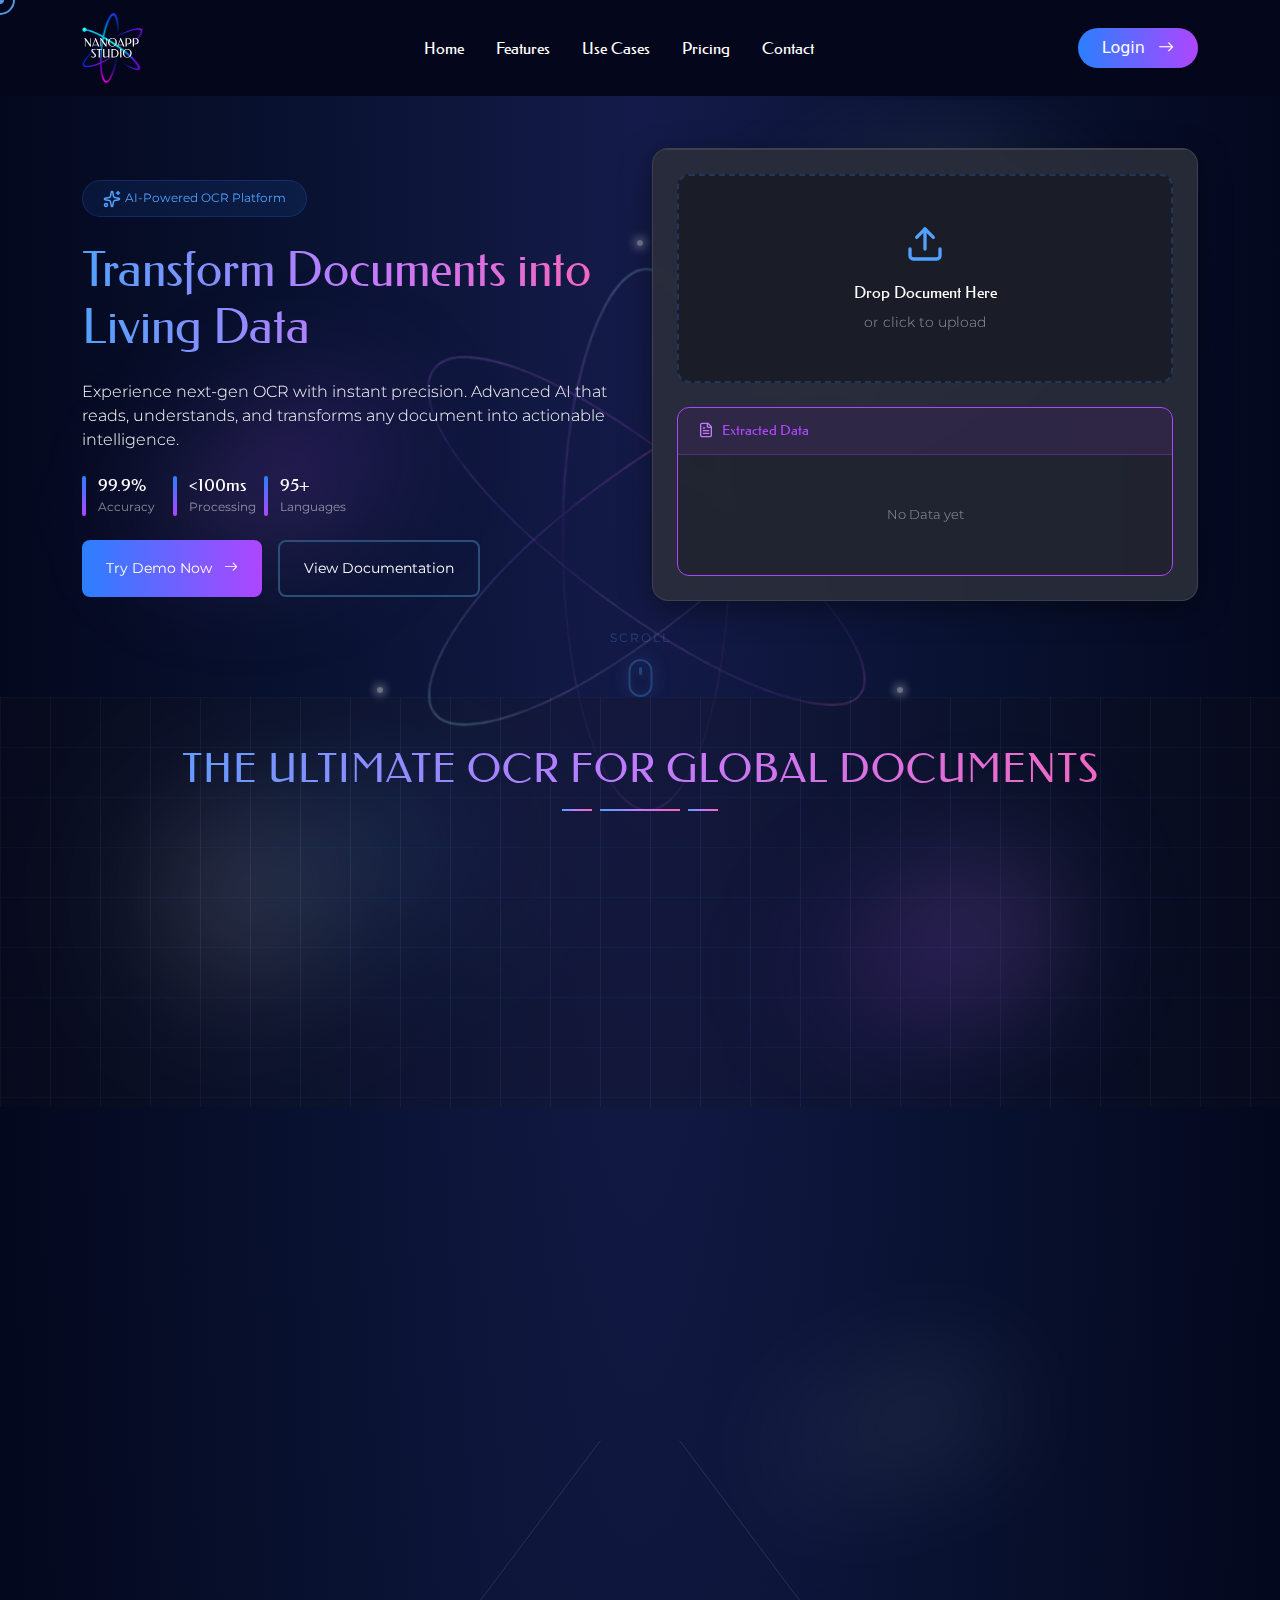
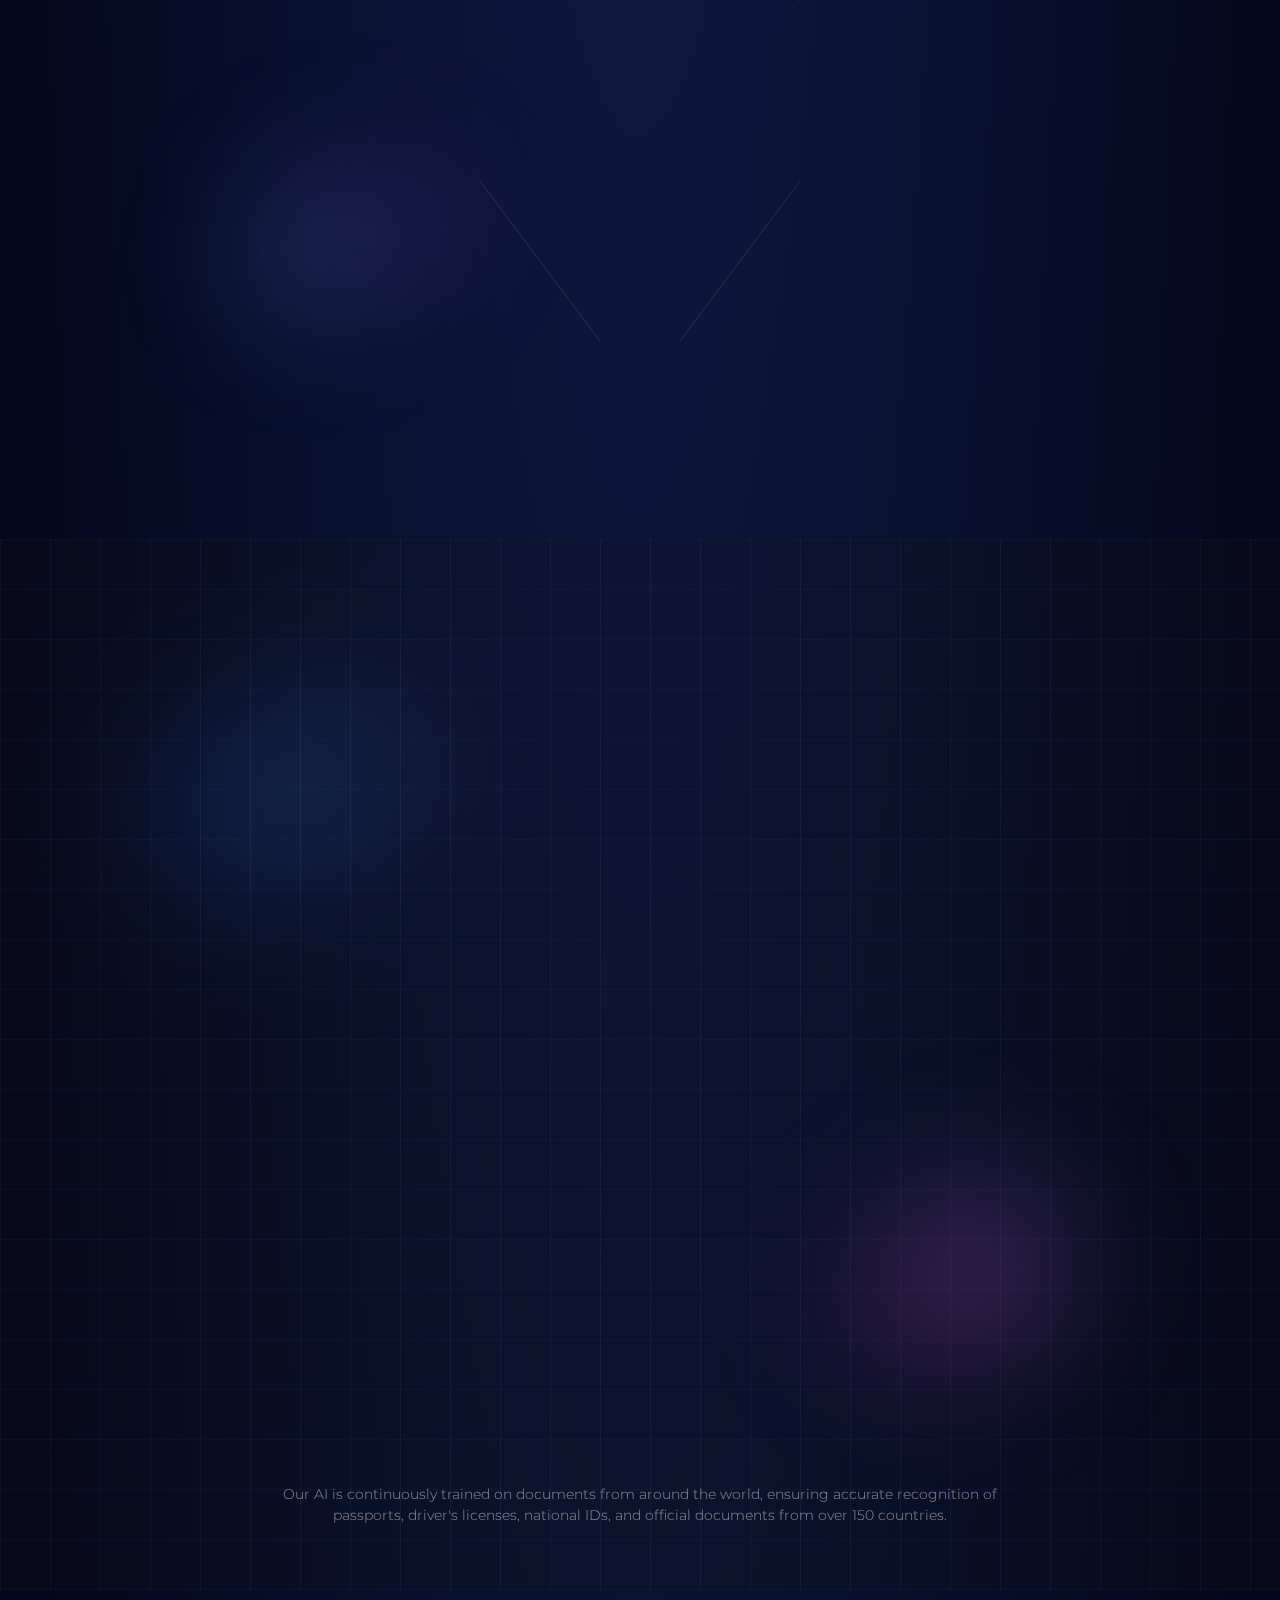
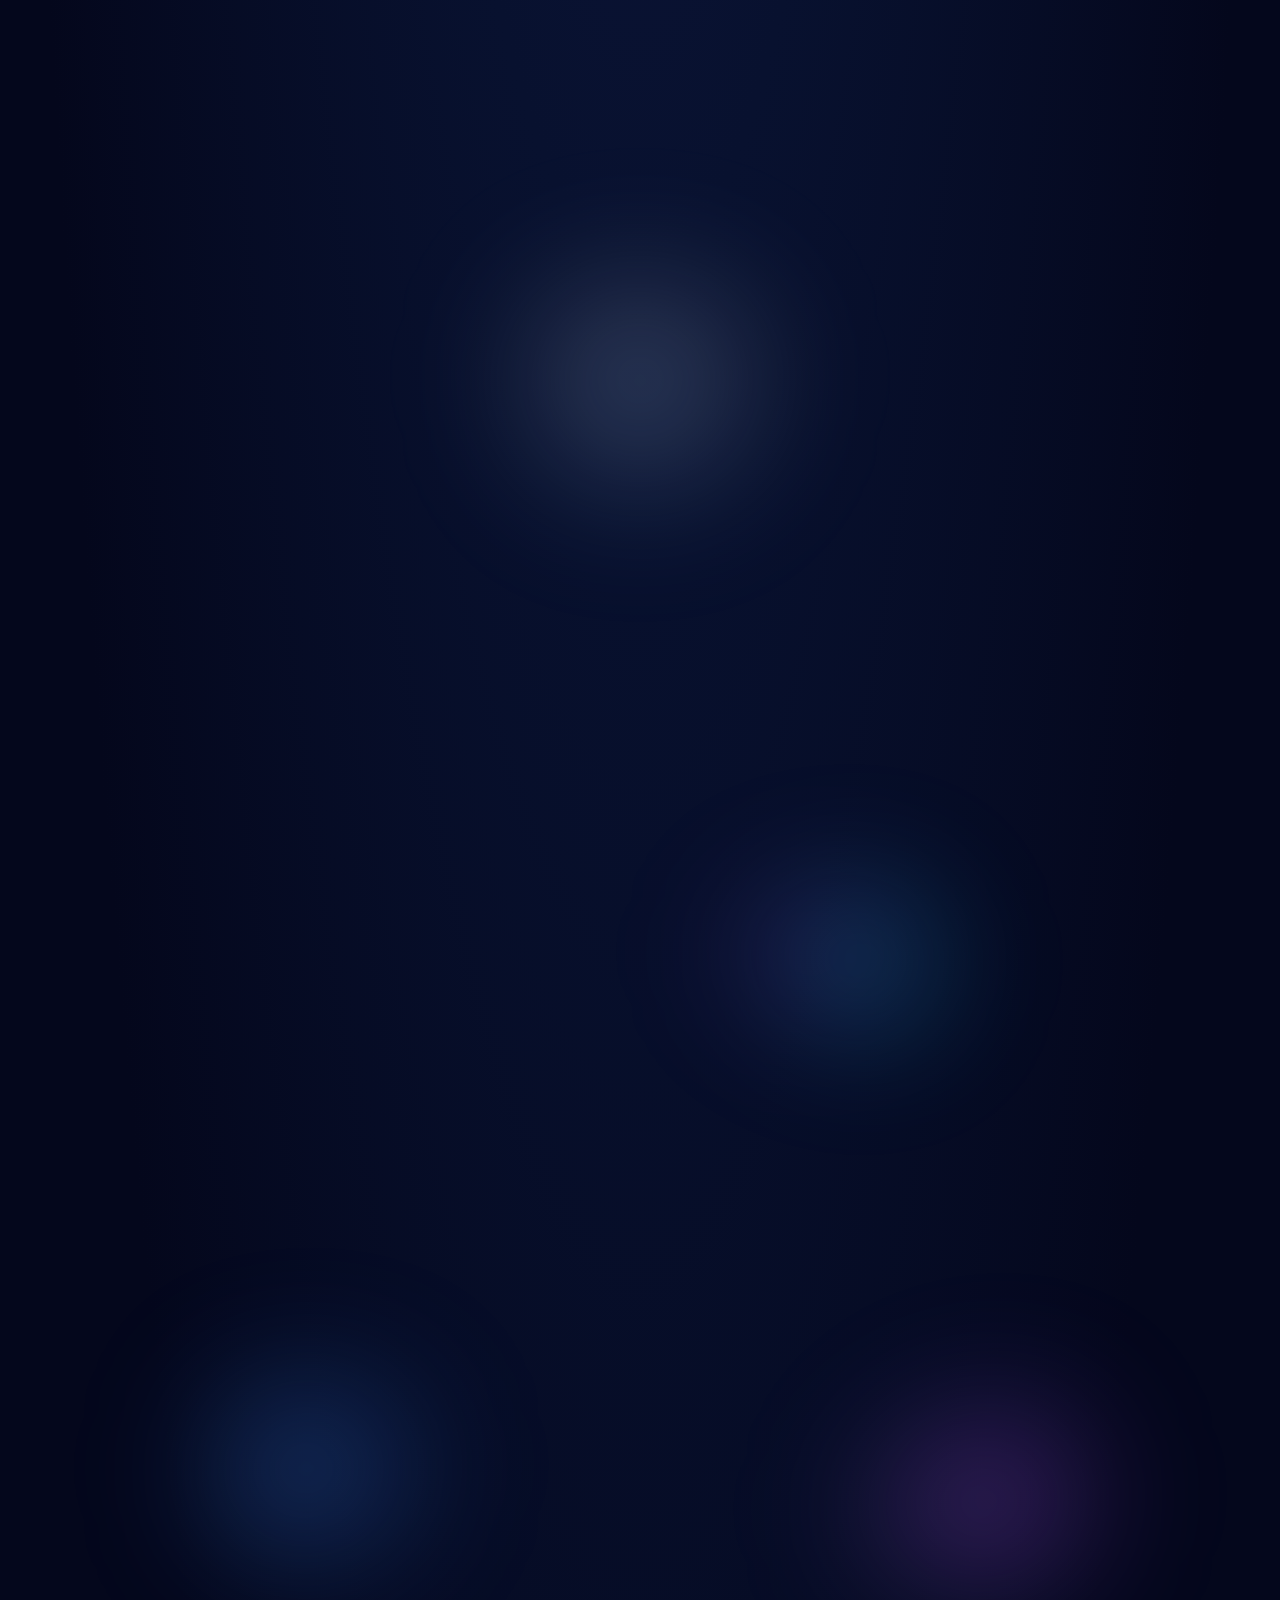
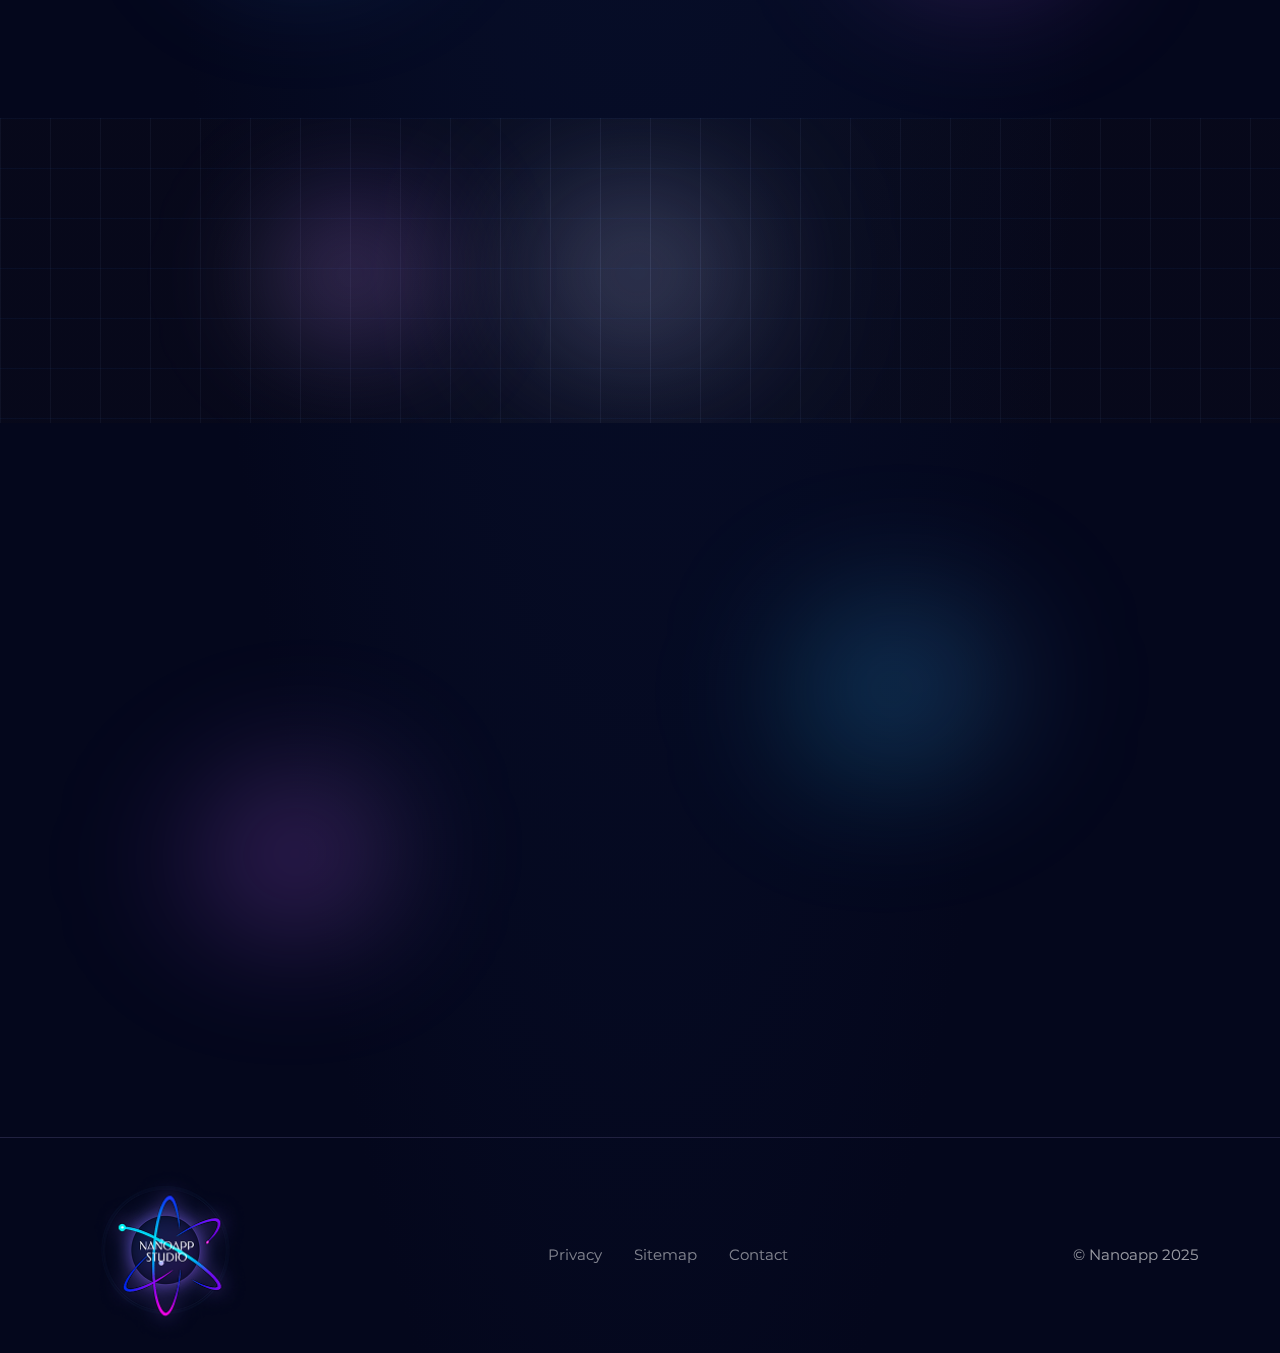
<file: index.html>
<!DOCTYPE html>
<html lang="en">

<head>
    <meta charset="UTF-8">
    <meta name="viewport" content="width=device-width, initial-scale=1.0">
    <title>NanoApp Home</title>
    <link rel="stylesheet" href="https://cdn.jsdelivr.net/npm/bootstrap-icons@1.11.1/font/bootstrap-icons.css">
    <link href="https://cdn.jsdelivr.net/npm/bootstrap@5.3.0/dist/css/bootstrap.min.css" rel="stylesheet">
    <link rel="stylesheet" href="styles.css">
    <link rel="icon" href="assets/Favicon.png" type="image/x-icon">
    <link rel="preconnect" href="https://fonts.googleapis.com">
    <link rel="preconnect" href="https://fonts.gstatic.com" crossorigin>
    <link
        href="https://fonts.googleapis.com/css2?family=Federo&family=Montserrat:ital,wght@0,100..900;1,100..900&display=swap"
        rel="stylesheet">
</head>

<body>
    <div class="parallax-container d-none d-lg-block">
        <div class="parallax-bg">
            <img src="assets/atom.png" alt="Background Element" class="parallax-image">

            <div class="star-orbit">
                <div class="star star-1"></div>
                <div class="star star-2"></div>
                <div class="star star-3"></div>
            </div>
        </div>
    </div>

    <div id="header-placeholder"></div>

    <main>
        <section class="hero-section" id="heroSection">
            <div class="container pb-5 my-md-5 my-0">
                <div class="row align-items-start">
                    <div class="col-md-6 animate-pop-left mt-md-4 mt-0 pt-md-2 pt-0">
                        <div class="badge-wrap">
                            <div class="badge-custom mb-4 align-items-center gap-2 mt-md-0 mt-4">
                                <span><img src="assets/ai-icon.svg" width="18" alt=""></span>
                                <span class="mont">AI-Powered OCR Platform</span>
                            </div>
                        </div>

                        <h1 class="hero-heading fed mb-4 text-md-start text-center">
                            Transform Documents into Living Data
                        </h1>
                        <p class="text-white mb-4 mont para-text text-md-start text-center">
                            Experience next-gen OCR with instant precision. Advanced AI that reads, understands, and
                            transforms any document into actionable intelligence.
                        </p>

                        <div class="row g-0 mb-4 d-flex justify-content-md-start justify-content-center">
                            <div class="col-md-2 col-3">
                                <div class="stat-item">
                                    <div class="stat-line"></div>
                                    <div class="stat-content">
                                        <h3 class="stat-number fed font-18 text-white mb-1">99.9%</h3>
                                        <p class="stat-label mont font-12 text-white-50 mb-0">Accuracy</p>
                                    </div>
                                </div>
                            </div>
                            <div class="col-md-2 col-3">
                                <div class="stat-item">
                                    <div class="stat-line"></div>
                                    <div class="stat-content">
                                        <h3 class="stat-number fed font-18 text-white mb-1">&lt;100ms</h3>
                                        <p class="stat-label mont font-12 text-white-50 mb-0">Processing</p>
                                    </div>
                                </div>
                            </div>
                            <div class="col-md-2 col-3">
                                <div class="stat-item">
                                    <div class="stat-line"></div>
                                    <div class="stat-content">
                                        <h3 class="stat-number fed font-18 text-white mb-1">95+</h3>
                                        <p class="stat-label mont font-12 text-white-50 mb-0">Languages</p>
                                    </div>
                                </div>
                            </div>
                        </div>

                        <div class="d-flex flex-wrap gap-3">
                            <button class="btn btn-primary-gradient font-14 mont px-4 py-3">
                                Try Demo Now <i class="bi bi-arrow-right ms-2"></i>
                            </button>
                            <button class="btn btn-outline-custom font-14 mont px-4 py-3">
                                View Documentation
                            </button>
                        </div>
                    </div>
                    <div class="col-md-6 animate-pop-right">
                        <div class="preview-card">
                            <!-- <div class="preview-header">
                                <div class="window-controls">
                                    <span class="control-dot dot-red"></span>
                                    <span class="control-dot dot-yellow"></span>
                                    <span class="control-dot dot-green"></span>
                                </div>
                                <div class="preview-title mont text-white-50">Preview</div>
                                <div class="live-demo-badge">
                                    <span class="mont">Live Demo</span>
                                </div>
                            </div> -->

                            <hr class="preview-divider">

                            <div class="upload-area" id="uploadArea">
                                <div class="upload-zone" id="uploadZone">
                                    <input type="file" id="fileInput" accept=".pdf,.jpg,.jpeg,.png"
                                        style="display: none;">
                                    <img src="assets/upload.svg" alt="Upload Icon" class="upload-icon">
                                    <p class="upload-text-main fed">Drop Document Here</p>
                                    <p class="upload-text-sub mont text-white-50">or click to upload</p>
                                </div>
                            </div>

                            <div class="processing-area" id="processingArea" style="display: none;">
                                <div class="document-preview">
                                    <div class="doc-preview-header">
                                        <div class="doc-icon-container">
                                            <img src="assets/scan.svg" alt="">
                                        </div>
                                        <span class="doc-type-label mont">DRIVER LICENSE</span>
                                    </div>
                                    <div class="progress-bars" id="progressBars">
                                        <div class="progress-bar-item">
                                            <div class="progress-bar-fill"></div>
                                        </div>
                                        <div class="progress-bar-item">
                                            <div class="progress-bar-fill"></div>
                                        </div>
                                        <div class="progress-bar-item">
                                            <div class="progress-bar-fill"></div>
                                        </div>
                                    </div>
                                </div>
                                <button class="btn btn-extract w-100 mb-4" id="extractBtn"
                                    style="opacity: 0; pointer-events: none; transition: opacity 0.3s ease;">
                                    Extract Text
                                </button>
                            </div>
                            <div class="extracted-area" id="extractedArea" style="display: none;">
                                <div class="document-preview">
                                    <div class="doc-preview-header">
                                        <div class="doc-icon-container">
                                            <img src="assets/scan.svg" alt="">
                                        </div>
                                        <span class="doc-type-label mont">DRIVER LICENSE</span>
                                    </div>
                                </div>
                                <button class="btn btn-replace w-100 mb-4" id="replaceBtn">
                                    <i class="bi bi-arrow-clockwise me-2"></i> Replace File
                                </button>
                            </div>

                            <div class="data-preview">
                                <div class="data-header d-flex align-items-center">
                                    <span class="fed"> <span class="me-2"><img class="mb-1" src="assets/doc.svg"
                                                alt=""></span>Extracted Data</span>
                                </div>
                                <div class="data-content" id="dataContent">
                                    <p class="no-data-text weight-300 font-13 text-white-50 mont">No Data yet</p>
                                </div>
                            </div>
                        </div>
                    </div>
                </div>
            </div>
            <div class="scroll-indicator">
                <span class="scroll-text mont">SCROLL</span>
                <div class="mouse">
                    <div class="mouse-wheel"></div>
                </div>
            </div>

        </section>
        <section class="features-section py-5">
            <div class="grid-bg"></div>
            <div class="container">
                <div class="text-center mb-5">
                    <h2 class="features-heading fed mb-3 animate-pop-up">
                        THE ULTIMATE OCR FOR GLOBAL DOCUMENTS
                    </h2>
                    <div class="divider-container">
                        <span class="divider-line"></span>
                        <span class="divider-line-short"></span>
                        <span class="divider-line"></span>
                    </div>
                </div>
                <div class="row g-4">
                    <div class="col-lg col-md-6 col-sm-6">
                        <div class="feature-card animate-pop-up" data-color="blue">
                            <div class="feature-content">
                                <h3 class="feature-title mont">Latest AI Technology</h3>
                                <p class="feature-description mont">Powered by cutting-edge machine learning models for
                                    superior accuracy</p>
                            </div>
                            <div class="feature-indicator">
                                <span class="indicator-dot"></span>
                                <span class="indicator-line"></span>
                                <span class="indicator-dot"></span>
                            </div>
                        </div>
                    </div>
                    <div class="col-lg col-md-6 col-sm-6">
                        <div class="feature-card animate-pop-up" data-color="purple">
                            <div class="feature-content">
                                <h3 class="feature-title mont">Multi-lingual Extraction</h3>
                                <p class="feature-description mont">Support for 95+ languages with native script
                                    recognition</p>
                            </div>
                            <div class="feature-indicator">
                                <span class="indicator-dot"></span>
                                <span class="indicator-line"></span>
                                <span class="indicator-dot"></span>
                            </div>
                        </div>
                    </div>
                    <div class="col-lg col-md-6 col-sm-6">
                        <div class="feature-card animate-pop-up" data-color="pink">
                            <div class="feature-content">
                                <h3 class="feature-title mont">Easy Integration</h3>
                                <p class="feature-description mont">Simple API with comprehensive documentation and SDKs
                                </p>
                            </div>
                            <div class="feature-indicator">
                                <span class="indicator-dot"></span>
                                <span class="indicator-line"></span>
                                <span class="indicator-dot"></span>
                            </div>
                        </div>
                    </div>
                    <div class="col-lg col-md-6 col-sm-6">
                        <div class="feature-card animate-pop-up" data-color="cyan">
                            <div class="feature-content">
                                <h3 class="feature-title mont">Pre-trained Templates</h3>
                                <p class="feature-description mont">Ready-to-use templates for common document types</p>
                            </div>
                            <div class="feature-indicator">
                                <span class="indicator-dot"></span>
                                <span class="indicator-line"></span>
                                <span class="indicator-dot"></span>
                            </div>
                        </div>
                    </div>
                    <div class="col-lg col-md-6 col-sm-6">
                        <div class="feature-card animate-pop-up" data-color="orange">
                            <div class="feature-content">
                                <h3 class="feature-title mont">Highly Accurate & Fast</h3>
                                <p class="feature-description mont">99.9% accuracy with processing under 100ms</p>
                            </div>
                            <div class="feature-indicator">
                                <span class="indicator-dot"></span>
                                <span class="indicator-line"></span>
                                <span class="indicator-dot"></span>
                            </div>
                        </div>
                    </div>
                </div>
            </div>
        </section>

        <section class="diagram-section py-5">
            <div class="container">
                <div class="text-center mb-5 ">
                    <h2 class="features-heading fed mb-3 animate-pop-up-diagram">
                        INDUSTRY USE-CASES
                    </h2>
                    <p class="text-faded mont weight-300 animate-pop-up-diagram">THE ULTIMATE OCR FOR GLOBAL DOCUMENTS
                    </p>
                </div>
                <div class="diagram-container d-none d-md-block">
                    <div class="central-circle animate-pop-up-diagram">
                        <div class="inner-circle">
                            <img src="assets/logo-main.svg" alt="Central Icon">
                        </div>
                        <div class="middle-circle">
                            <div class="glow-ring glow-blue"></div>
                            <div class="glow-ring glow-purple"></div>
                        </div>
                        <div class="outer-circle">
                            <div class="orbit-dot orbit-dot-blue"></div>
                            <div class="orbit-dot orbit-dot-purple"></div>
                        </div>
                    </div>

                    <svg class="connection-lines" viewBox="0 0 800 800">
                        <line x1="360" y1="150" x2="240" y2="310" stroke="#9e9e9e" stroke-width="1" />
                        <line x1="240" y1="490" x2="360" y2="650" stroke="#9e9e9e" stroke-width="1" />
                        <line x1="440" y1="650" x2="560" y2="490" stroke="#9e9e9e" stroke-width="1" />
                        <line x1="560" y1="310" x2="440" y2="150" stroke="#9e9e9e" stroke-width="1" />
                    </svg>

                    <div class="diagram-card card-top py-5 animate-pop-up-diagram">
                        <div class="card-icon">
                            <i class="bi bi-shield-check"></i>
                        </div>
                        <h4 class="card-title fed">E-Commerce & Delivery</h4>
                    </div>

                    <div class="diagram-card card-right py-5 animate-pop-up-diagram">
                        <div class="card-icon">
                            <i class="bi bi-lightning-charge"></i>
                        </div>
                        <h4 class="card-title fed">Banking & Fintech</h4>
                    </div>

                    <div class="diagram-card card-bottom py-5 animate-pop-up-diagram">
                        <div class="card-icon">
                            <i class="bi bi-cloud-upload"></i>
                        </div>
                        <h4 class="card-title fed">Travel & Immigration</h4>
                    </div>

                    <div class="diagram-card card-left py-5 animate-pop-up-diagram">
                        <div class="card-icon">
                            <i class="bi bi-graph-up"></i>
                        </div>
                        <h4 class="card-title fed">Healthcare</h4>
                    </div>
                </div>

                <div class="mobile-use-cases d-block d-md-none">
                    <div class="row g-3">
                        <div class="col-6">
                            <div class="mobile-use-case-card animate-pop-up-mobile-use-case">
                                <div class="mobile-card-icon">
                                    <i class="bi bi-shield-check"></i>
                                </div>
                                <h5 class="mobile-card-title mont">E-Commerce & Delivery</h5>
                            </div>
                        </div>
                        <div class="col-6">
                            <div class="mobile-use-case-card animate-pop-up-mobile-use-case">
                                <div class="mobile-card-icon">
                                    <i class="bi bi-lightning-charge"></i>
                                </div>
                                <h5 class="mobile-card-title mont">Banking & Fintech</h5>
                            </div>
                        </div>
                        <div class="col-6">
                            <div class="mobile-use-case-card animate-pop-up-mobile-use-case">
                                <div class="mobile-card-icon">
                                    <i class="bi bi-cloud-upload"></i>
                                </div>
                                <h5 class="mobile-card-title mont">Travel & Immigration</h5>
                            </div>
                        </div>
                        <div class="col-6">
                            <div class="mobile-use-case-card animate-pop-up-mobile-use-case">
                                <div class="mobile-card-icon">
                                    <i class="bi bi-graph-up"></i>
                                </div>
                                <h5 class="mobile-card-title mont">Healthcare</h5>
                            </div>
                        </div>
                    </div>
                </div>
            </div>
        </section>

        <section class="map-section py-5">
            <div class="grid-bg"></div>
            <div class="container">
                <div class="text-center mb-5">
                    <h2 class="features-heading fed mb-3 animate-pop-up-map">
                        Global Document Coverage
                    </h2>
                    <p class="text-faded mont weight-300 animate-pop-up-map">THE ULTIMATE OCR FOR GLOBAL DOCUMENTS</p>
                </div>
                <div class="map-container animate-pop-up-map">
                    <div class="map-stats">
                        <div class="map-stat-box animate-pop-up-map">
                            <i class="bi bi-translate stat-box-icon"></i>
                            <div class="stat-box-content">
                                <h3 class="stat-box-number fed">95+</h3>
                                <p class="stat-box-label mont">Languages</p>
                            </div>
                        </div>
                        <div class="map-stat-box-2 animate-pop-up-map">
                            <i class="bi bi-globe2 stat-box-icon"></i>
                            <div class="stat-box-content">
                                <h3 class="stat-box-number fed">150+</h3>
                                <p class="stat-box-label mont">Countries ID Docs</p>
                            </div>
                        </div>
                    </div>

                    <div class="map-wrapper animate-pop-up-map">
                        <div id="chartdiv"></div>
                    </div>
                    <div class="map-legend animate-pop-up-map">
                        <div class="legend-item">
                            <span class="legend-dot"></span>
                            <span class="legend-text mont">Supported Countries</span>
                        </div>
                        <div class="legend-item">
                            <span class="legend-dot"></span>
                            <span class="legend-text mont">Hover to View</span>
                        </div>
                    </div>
                </div>
                <div class="row mt-4">
                    <div class="col-md-8 mx-auto text-center">
                        <p class="mont text-white-50 font-14 weight-300">Our AI is continuously trained on documents
                            from around the world, ensuring accurate recognition of passports, driver's licenses,
                            national IDs, and official documents from over 150 countries.</p>
                    </div>
                </div>
            </div>
        </section>

        <section class="pricing-section py-5">
            <div class="container">
                <div class="text-center mb-5">
                    <h2 class="features-heading fed mb-4 animate-pop-up-pricing">
                        FLEXIBLE PRICING
                    </h2>
                    <div class="billing-toggle-container animate-pop-up-pricing">
                        <span class="billing-label monthly-label active">Monthly</span>
                        <label class="billing-switch">
                            <input type="checkbox" id="billingToggle">
                            <span class="switch-slider"></span>
                        </label>
                        <span class="billing-label annual-label">Annual</span>
                        <span class="save-badge">Save 20%</span>
                    </div>
                </div>
                <div class="row justify-content-center">
                    <div class="col-lg-5 col-md-8">
                        <div class="pricing-card animate-pop-up-pricing">
                            <div class="pricing-header">
                                <div class="d-flex align-items-center justify-content-between mb-3">
                                    <i class="bi bi-lightning-charge-fill pricing-icon"></i>
                                    <span class="annual-save-badge" id="annualBadge">Save $48</span>
                                </div>

                                <h3 class="pricing-plan-name fed">STANDARD</h3>
                                <div class="pricing-amount">
                                    <span class="price" id="priceAmount">$20</span>
                                    <span class="period mont" id="pricePeriod"> /month</span>
                                </div>

                                <p class="pricing-best-for mont weight-300">Best For:</p>
                                <p class="pricing-description mont">Small Teams & Simple Use-cases (Pre-trained AI
                                    models)
                                </p>
                            </div>
                            <div class="pricing-stats">
                                <div class="stat-item-pricing">
                                    <div class="stat-number weight-500 font-18 gradi fed">10k</div>
                                    <div class="stat-label weight-300 mont font-12">Requests</div>
                                </div>
                                <div class="stat-item-pricing">
                                    <div class="stat-number weight-500 font-18 gradi fed">5</div>
                                    <div class="stat-label weight-300 mont font-12">Users</div>
                                </div>
                                <div class="stat-item-pricing">
                                    <div class="stat-number weight-500 font-18 gradi fed">Email</div>
                                    <div class="stat-label weight-300 mont font-12">Support</div>
                                </div>
                            </div>
                            <div class="pricing-features">
                                <h4 class="features-title mont text-white-50 weight-300 font-14">Includes:</h4>
                                <ul class="features-list mont weight-300">
                                    <li>
                                        <span class="check-icon">
                                            <i class="bi bi-check"></i>
                                        </span>
                                        <span>Multi-Lang OCR (India, Global IDs)</span>
                                    </li>
                                    <li>
                                        <span class="check-icon">
                                            <i class="bi bi-check"></i>
                                        </span>
                                        <span>Document OCR (PDF, PNG, JPG)</span>
                                    </li>
                                    <li>
                                        <span class="check-icon">
                                            <i class="bi bi-check"></i>
                                        </span>
                                        <span>Face Match & Liveness</span>
                                    </li>
                                    <li>
                                        <span class="check-icon">
                                            <i class="bi bi-check"></i>
                                        </span>
                                        <span>Driving Licenses / Passports</span>
                                    </li>
                                    <li>
                                        <span class="check-icon">
                                            <i class="bi bi-check"></i>
                                        </span>
                                        <span>Aadhar / PAN / Voter ID</span>
                                    </li>
                                    <li>
                                        <span class="check-icon">
                                            <i class="bi bi-check"></i>
                                        </span>
                                        <span>GST / Udyam</span>
                                    </li>
                                    <li>
                                        <span class="check-icon">
                                            <i class="bi bi-check"></i>
                                        </span>
                                        <span>& More</span>
                                    </li>
                                </ul>
                            </div>
                            <button class="btn btn-pricing-cta w-100 weight-300">
                                Get Started <i class="bi bi-arrow-right ms-2"></i>
                            </button>
                        </div>
                    </div>
                </div>
            </div>
        </section>

        <section class="security-section py-5">
            <div class="container">
                <div class="text-center mb-md-5 mb-3">
                    <h2 class="features-heading fed mb-3 animate-pop-up-security">
                        SECURE, SCALABLE, DEVELOPER-FRIENDLY
                    </h2>
                </div>
                <div class="row g-4">
                    <div class="col-lg-6">
                        <div class="security-card security-card-blue animate-pop-up-security">
                            <div class="security-bg-effect">
                                <div class="floating-dots"></div>
                                <div class="scan-line"></div>
                            </div>

                            <div class="security-icon-container">
                                <div class="icon-outer-ring"></div>
                                <div class="icon-pulse-ring"></div>
                                <div class="security-icon">
                                    <i class="bi bi-shield-lock-fill"></i>
                                </div>
                                <div class="orbit-container">
                                    <div class="orbit-dot orbit-1"></div>
                                    <div class="orbit-dot orbit-2"></div>
                                    <div class="orbit-dot orbit-3"></div>
                                </div>
                            </div>

                            <h3 class="security-title fed">GDPR / HIPAA COMPLIANT</h3>
                            <hr class="security-divider security-divider-blue">
                            <div class="security-status">
                                <span class="status-dot status-dot-blue"></span>
                                <span class="status-text mont weight-300 s-blue">Active & Secure</span>
                            </div>
                        </div>
                    </div>
                    <div class="col-lg-6">
                        <div class="security-card security-card-purple animate-pop-up-security">
                            <div class="security-bg-effect">
                                <div class="floating-dots"></div>
                                <div class="scan-line"></div>
                            </div>

                            <div class="security-icon-container">
                                <div class="icon-outer-ring"></div>
                                <div class="icon-pulse-ring"></div>
                                <div class="security-icon">
                                    <i class="bi bi-code-slash"></i>
                                </div>
                                <div class="orbit-container">
                                    <div class="orbit-dot orbit-1"></div>
                                    <div class="orbit-dot orbit-2"></div>
                                    <div class="orbit-dot orbit-3"></div>
                                </div>
                            </div>

                            <h3 class="security-title fed">REST API + SDKs</h3>
                            <hr class="security-divider security-divider-purple">
                            <div class="security-status">
                                <span class="status-dot status-dot-purple"></span>
                                <span class="status-text mont weight-300 s-purple">Active & Secure</span>
                            </div>
                        </div>
                    </div>
                </div>
            </div>
        </section>

        <section class="cta-section">
            <div class="grid-bg">
                <div class="floating-particles"></div>
            </div>
            <div class="container">
                <div class="text-center">
                    <h2 class="cta-heading fed mb-4 animate-pop-up-cta">
                        READY TO AUTOMATE ID & DOCUMENT OCR?
                    </h2>
                    <p class="cta-description text-faded mont weight-300 mb-md-5 mb-3 animate-pop-up-cta">
                        Nanoapp's OCR helps businesses worldwide process documents faster, safer, smarter.
                    </p>
                    <div class="d-flex flex-wrap gap-3 justify-content-center animate-pop-up-cta">
                        <button class="btn btn-cta-primary font-14 mont weight-400 px-5 py-3">
                            Start Free Trial <i class="bi bi-arrow-right ms-2"></i>
                        </button>
                        <button class="btn btn-cta-secondary font-14 mont weight-400 px-5 py-3">
                            Request Demo
                        </button>
                    </div>
                </div>
            </div>
        </section>

        <section class="contact-section py-5">
            <div class="container">
                <div class="text-center mb-md-5 mb-3">
                    <h2 class="features-heading fed mb-3 animate-pop-up-contact">
                        DROP IN AND SAY HI
                    </h2>
                </div>

                <div class="row g-5 d-flex justify-content-center">

                    <div class="col-lg-5 animate-pop-left-contact">
                        <p class="contact-intro text-faded mont weight-300 mb-md-3 mb-4">
                            Ready when you are. Drop your message and we'll get back to you soon.
                        </p>

                        <div class="contact-items">
                            <div class="contact-item">
                                <div class="contact-icon contact-icon-blue">
                                    <i class="bi bi-telephone-fill"></i>
                                </div>
                                <div class="contact-details">
                                    <h5 class="contact-label weight-400 mont">Phone</h5>
                                    <a href="tel:+916360291772" class="contact-value mont">+91 6360291772</a>
                                </div>
                            </div>

                            <div class="contact-item">
                                <div class="contact-icon contact-icon-purple">
                                    <i class="bi bi-envelope-fill"></i>
                                </div>
                                <div class="contact-details">
                                    <h5 class="contact-label weight-400 mont">Email</h5>
                                    <a href="mailto:info@nanoapp.ai" class="contact-value mont">info@nanoapp.ai</a>
                                </div>
                            </div>

                            <div class="contact-item">
                                <div class="contact-icon contact-icon-cyan">
                                    <i class="bi bi-geo-alt-fill"></i>
                                </div>
                                <div class="contact-details">
                                    <h5 class="contact-label weight-400 mont">Address</h5>
                                    <p class="contact-value mont">
                                        123 Tech Park, Innovation District<br>
                                        Bangalore, Karnataka 560001
                                    </p>
                                </div>
                            </div>
                        </div>
                    </div>
                    <div class="col-lg-6 animate-pop-right-contact">
                        <form class="contact-form" id="contactForm" novalidate>
                            <div class="mb-3">
                                <input type="text" class="form-control contact-input" id="contactName"
                                    placeholder="Your Name" required>
                                <div class="invalid-feedback">
                                    Please enter your name.
                                </div>
                            </div>

                            <div class="mb-3">
                                <input type="email" class="form-control contact-input" id="contactEmail"
                                    placeholder="Your Email" required>
                                <div class="invalid-feedback">
                                    Please enter a valid email address.
                                </div>
                            </div>

                            <div class="mb-3">
                                <input type="tel" class="form-control contact-input" id="contactPhone"
                                    placeholder="Phone" pattern="[0-9+\-\s()]{10,}" required>
                                <div class="invalid-feedback">
                                    Please enter a valid phone number.
                                </div>
                            </div>

                            <div class="mb-3">
                                <input type="text" class="form-control contact-input" id="contactCompany"
                                    placeholder="Company/Organization" required>
                                <div class="invalid-feedback">
                                    Please enter your company/organization name.
                                </div>
                            </div>

                            <div class="mb-3">
                                <textarea class="form-control contact-input" id="contactMessage" rows="5"
                                    placeholder="Message" required></textarea>
                                <div class="invalid-feedback">
                                    Please enter your message.
                                </div>
                            </div>

                            <button type="submit" class="btn btn-contact-submit w-100">
                                Send Message <i class="bi bi-send ms-2"></i>
                            </button>
                        </form>
                    </div>
                </div>
            </div>
        </section>
    </main>

    <div id="footer-placeholder"></div>
    <script src="includes.js"></script>

    <script src="https://cdn.amcharts.com/lib/5/index.js"></script>
    <script src="https://cdn.amcharts.com/lib/5/map.js"></script>
    <script src="https://cdn.amcharts.com/lib/5/geodata/worldLow.js"></script>
    <script src="https://cdn.amcharts.com/lib/5/themes/Animated.js"></script>
    <script src="mapscript.js"></script>
    <script src="https://cdn.jsdelivr.net/npm/bootstrap@5.3.0/dist/js/bootstrap.bundle.min.js"></script>
    <script src="script.js"></script>
</body>

</html>
</file>
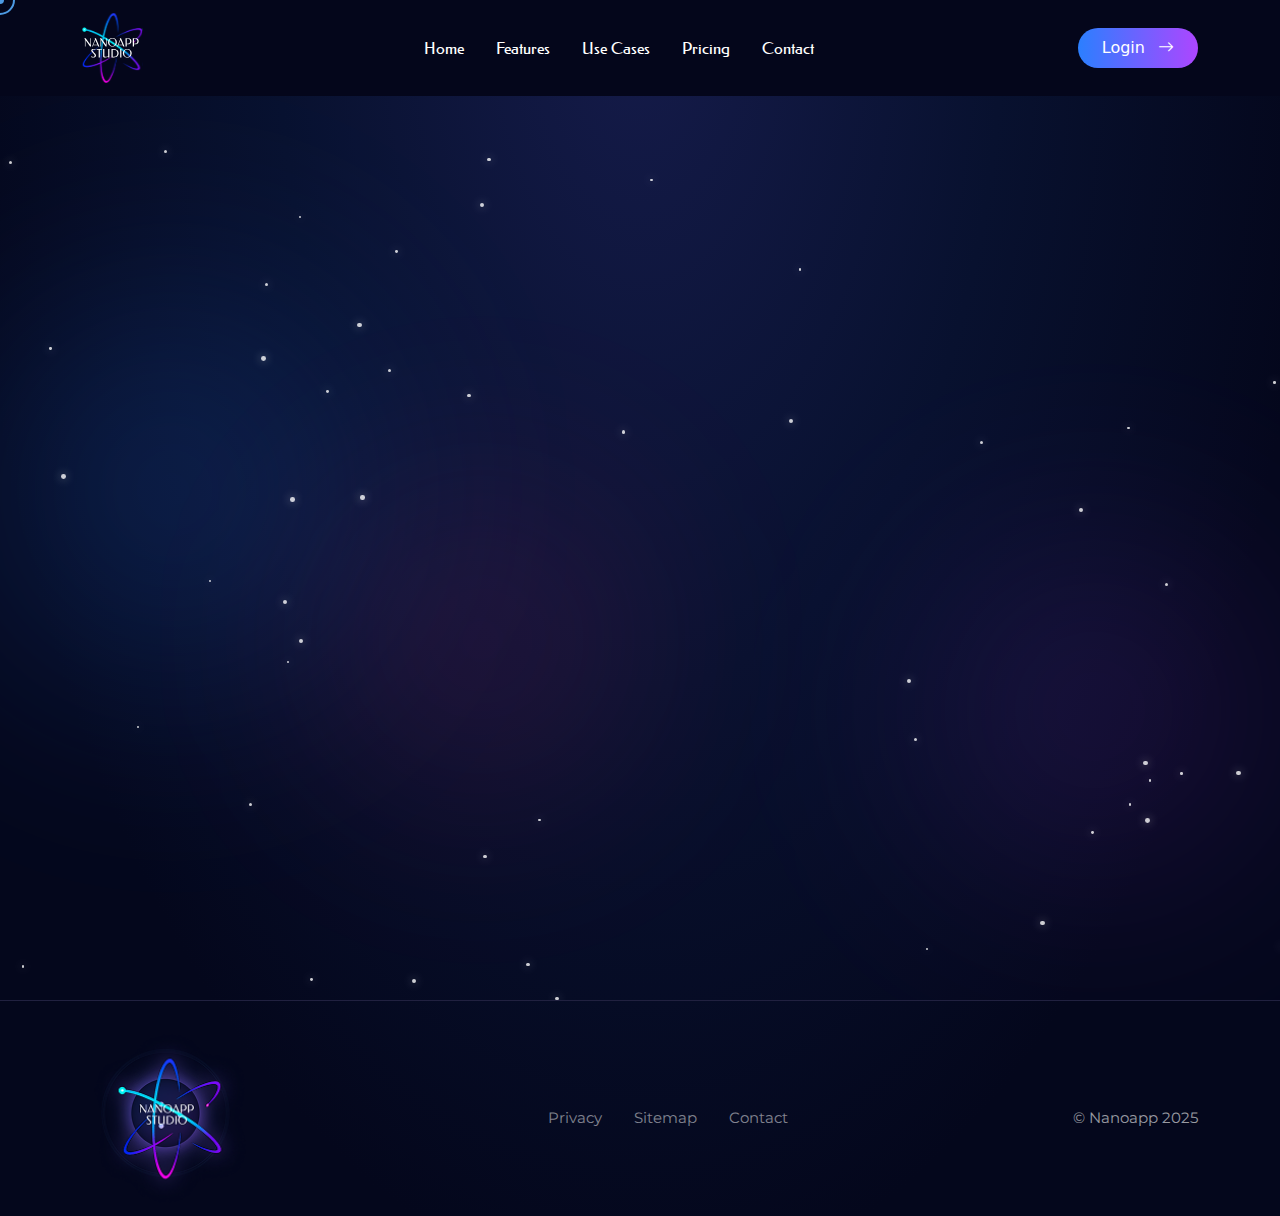
<file: contact.html>
<!DOCTYPE html>
<html lang="en">

<head>
    <meta charset="UTF-8">
    <meta name="viewport" content="width=device-width, initial-scale=1.0">
    <title>NanoApp - Contact Us</title>
    <link rel="stylesheet" href="https://cdn.jsdelivr.net/npm/bootstrap-icons@1.11.1/font/bootstrap-icons.css">
    <link href="https://cdn.jsdelivr.net/npm/bootstrap@5.3.0/dist/css/bootstrap.min.css" rel="stylesheet">
    <link rel="stylesheet" href="styles.css">
    <link rel="icon" href="assets/Favicon.png" type="image/x-icon">
    <link rel="preconnect" href="https://fonts.googleapis.com">
    <link rel="preconnect" href="https://fonts.gstatic.com" crossorigin>
    <link
        href="https://fonts.googleapis.com/css2?family=Federo&family=Montserrat:ital,wght@0,100..900;1,100..900&display=swap"
        rel="stylesheet">
</head>

<body class="contact-page">

    <div id="header-placeholder"></div>
    
        <main>
            <section class="contact-hero-section pt-md-5 pt-4">
                <div class="contact-galaxy-bg">
                    <div class="galaxy-glow galaxy-glow-1"></div>
                    <div class="galaxy-glow galaxy-glow-2"></div>
                    <div class="galaxy-glow galaxy-glow-3"></div>
                    <div class="galaxy-dots" id="galaxyDots"></div>
                </div>
                
                <div class="container">
                    <div class="row g-md-5 g-4 align-items-start">
                        <div class="col-lg-6 animate-slide-in-left">
                            <div class="badge-wrap">
                            <div class="badge-custom mb-4 align-items-center gap-2">
                                <span><img src="assets/ai-icon.svg" width="18" alt="AI Icon"></span>
                                <span class="mont">Get in Touch</span>
                            </div>
                            </div>
                            
                            
                            <h1 class="gradient-text weight-400 mont mb-3 text-md-start text-center">Let's Talk</h1>
                            
                            <p class="contact-hero-description text-faded mont mb-4 text-md-start text-center">
                                Have questions about our OCR platform? Ready to transform your document processing? We're here to help you get started.
                            </p>
                            
                            <div class="contact-info-boxes">
                                <div class="contact-info-box">
                                    <div class="contact-info-icon icon-gradient-blue">
                                        <i class="bi bi-envelope-fill"></i>
                                    </div>
                                    <div class="contact-info-content">
                                        <h6 class="contact-info-label mont">Email</h6>
                                        <a href="mailto:info@nanoapp.ai" class="contact-info-value mont">info@nanoapp.ai</a>
                                    </div>
                                </div>

                                <div class="contact-info-box">
                                    <div class="contact-info-icon icon-gradient-purple">
                                        <i class="bi bi-telephone-fill"></i>
                                    </div>
                                    <div class="contact-info-content">
                                        <h6 class="contact-info-label mont">Phone</h6>
                                        <a href="tel:+916360291772" class="contact-info-value mont">+91 6360291772</a>
                                    </div>
                                </div>

                                <div class="contact-info-box">
                                    <div class="contact-info-icon icon-gradient-orange">
                                        <i class="bi bi-geo-alt-fill"></i>
                                    </div>
                                    <div class="contact-info-content">
                                        <h6 class="contact-info-label mont">Location</h6>
                                        <p class="contact-info-value mont mb-0">Bangalore, India</p>
                                    </div>
                                </div>
                            </div>
                        </div>
                        
                        <div class="col-lg-6 animate-slide-in-right">
                            <div class="contact-form-container">
                                <div class="contact-form-header mb-4">
                                    <i class="bi bi-chat-dots contact-form-icon"></i>
                                    <h4 class="contact-form-title fed">Send us a message</h4>
                                </div>                              
                                <form class="contact-form-main needs-validation" id="contactFormMain" novalidate>
                                    <div class="mb-3">
                                        <input 
                                            type="text" 
                                            class="form-control contact-form-input mont" 
                                            id="contactName" 
                                            placeholder="Your Name" 
                                            required
                                        >
                                        <div class="invalid-feedback mont">
                                            Please enter your name.
                                        </div>
                                    </div>
                                    
                                    <div class="mb-3">
                                        <input 
                                            type="email" 
                                            class="form-control contact-form-input mont" 
                                            id="contactEmail" 
                                            placeholder="Your Email" 
                                            required
                                        >
                                        <div class="invalid-feedback mont">
                                            Please enter a valid email address.
                                        </div>
                                    </div>
                                    
                                    <div class="mb-3">
                                        <textarea 
                                            class="form-control contact-form-input mont" 
                                            id="contactMessage" 
                                            rows="5" 
                                            placeholder="Your Message" 
                                            required
                                        ></textarea>
                                        <div class="invalid-feedback mont">
                                            Please enter your message.
                                        </div>
                                    </div>
                                    
                                    <button type="submit" class="btn contact-form-submit w-100 mont">
                                        Send Message <i class="bi bi-arrow-right ms-2"></i>
                                    </button>
                                    
                                    <p class="contact-form-note mont weight-300 text-center mt-4 mb-0">
                                        We typically respond within 24 hours
                                    </p>
                                </form>
                            </div>
                        </div>
                    </div>
                </div>
            </section>
        </main>

    <div id="footer-placeholder"></div>
    <script src="includes.js"></script>


    <script src="https://cdn.amcharts.com/lib/5/index.js"></script>
    <script src="https://cdn.amcharts.com/lib/5/map.js"></script>
    <script src="https://cdn.amcharts.com/lib/5/geodata/worldLow.js"></script>
    <script src="https://cdn.amcharts.com/lib/5/themes/Animated.js"></script>
    <script src="mapscript.js"></script>
    <script src="https://cdn.jsdelivr.net/npm/bootstrap@5.3.0/dist/js/bootstrap.bundle.min.js"></script>
    <script src="script.js"></script>
</body>

</html>
</file>
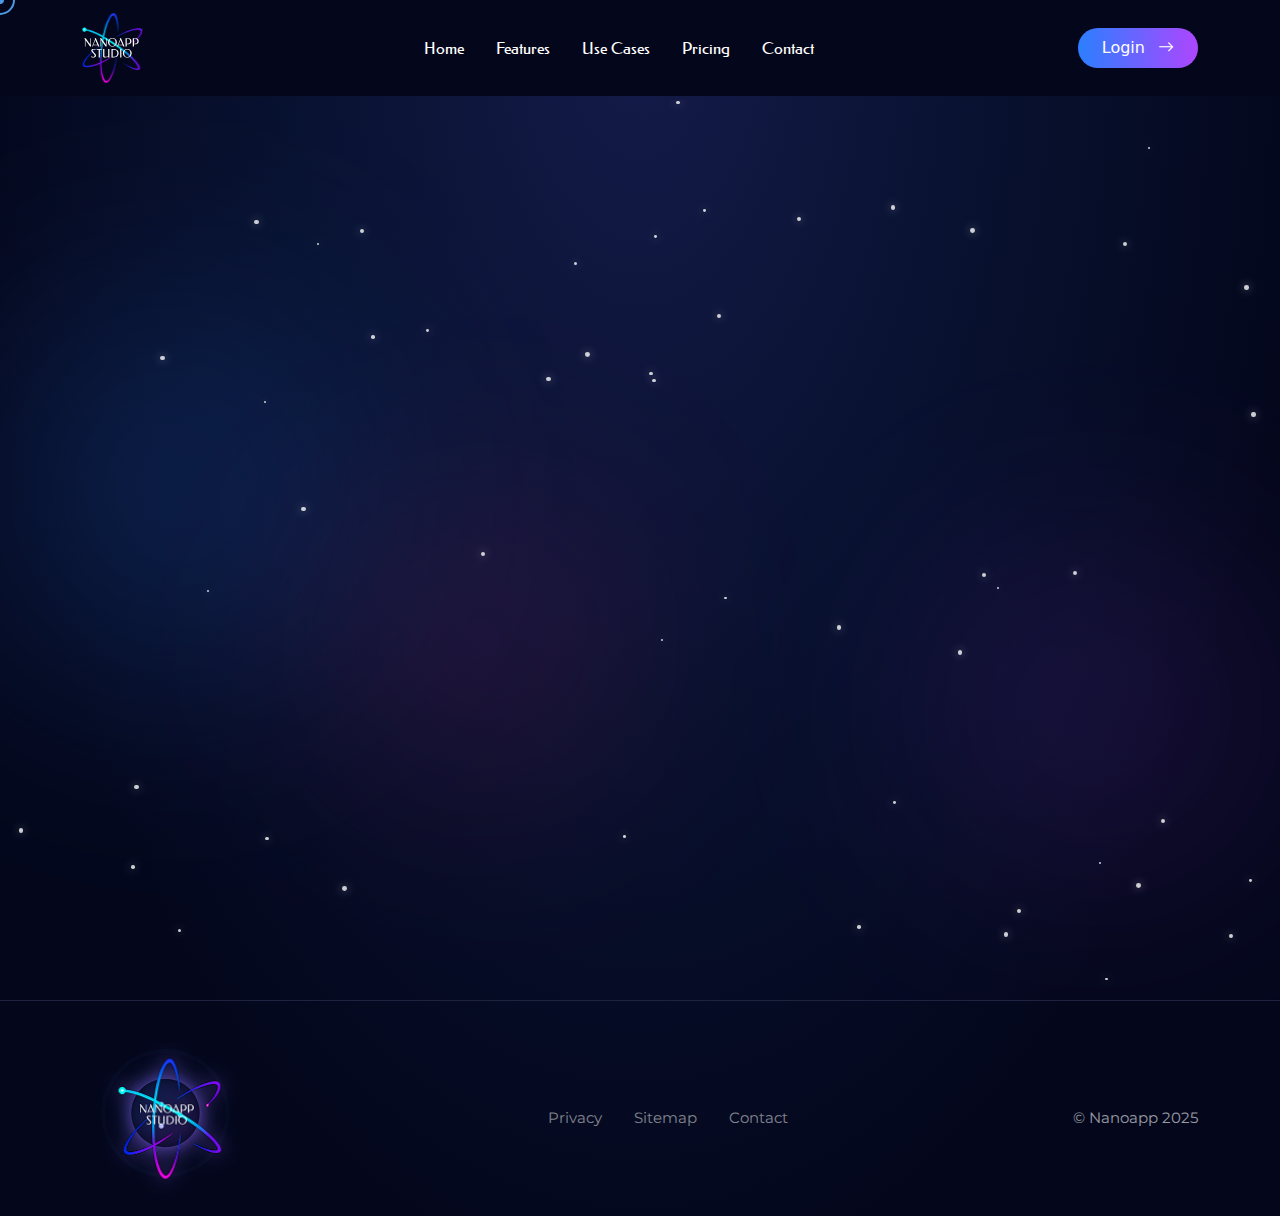
<file: login.html>
<!DOCTYPE html>
<html lang="en">

<head>
    <meta charset="UTF-8">
    <meta name="viewport" content="width=device-width, initial-scale=1.0">
    <title>NanoApp - Login</title>
    <link rel="stylesheet" href="https://cdn.jsdelivr.net/npm/bootstrap-icons@1.11.1/font/bootstrap-icons.css">
    <link href="https://cdn.jsdelivr.net/npm/bootstrap@5.3.0/dist/css/bootstrap.min.css" rel="stylesheet">
    <link rel="stylesheet" href="styles.css">
    <link rel="icon" href="assets/Favicon.png" type="image/x-icon">
    <link rel="preconnect" href="https://fonts.googleapis.com">
    <link rel="preconnect" href="https://fonts.gstatic.com" crossorigin>
    <link
        href="https://fonts.googleapis.com/css2?family=Federo&family=Montserrat:ital,wght@0,100..900;1,100..900&display=swap"
        rel="stylesheet">
</head>

<body class="login-page">

    <div id="header-placeholder"></div>
    
    <main>
        <section class="contact-hero-section pt-md-5 pt-4">
            <div class="contact-galaxy-bg">
                <div class="galaxy-glow galaxy-glow-1"></div>
                <div class="galaxy-glow galaxy-glow-2"></div>
                <div class="galaxy-glow galaxy-glow-3"></div>
                <div class="galaxy-dots" id="galaxyDots"></div>
            </div>
            
            <div class="container">
                <div class="row g-md-5 g-4 align-items-start">
                    <div class="col-lg-6 animate-slide-in-left">
                        <div class="badge-wrap">
                        <div class="badge-custom mb-4 align-items-center gap-2">
                            <span><img src="assets/ai-icon.svg" width="18" alt="AI Icon"></span>
                            <span class="mont">Enterprise OCR Platform</span>
                        </div>
                        </div>
                        
                        <h1 class="login-hero-heading fed mb-2 text-md-start text-center">Welcome to</h1>
                        <h1 class="gradient-text fed mb-4 text-md-start text-center">The Future of OCR</h1>
                        
                        <p class="contact-hero-description weight-300 text-faded mont mb-4 text-md-start text-center">
                            Join thousands of companies using our AI-powered platform to automate document processing and identity verification.
                        </p>
                        
                        <div class="login-features-list">
                            <div class="login-feature-item">
                                <div class="login-feature-icon">
                                    <i class="bi bi-shield-check"></i>
                                </div>
                                <span class="login-feature-text weight-300 mont">Enterprise-grade security & compliance</span>
                            </div>

                            <div class="login-feature-item">
                                <div class="login-feature-icon">
                                    <i class="bi bi-lightning-charge"></i>
                                </div>
                                <span class="login-feature-text weight-300 mont">Process documents in under 100ms</span>
                            </div>

                            <div class="login-feature-item">
                                <div class="login-feature-icon">
                                    <i class="bi bi-check-circle"></i>
                                </div>
                                <span class="login-feature-text weight-300 mont">99.9% accuracy across 95+ languages</span>
                            </div>
                        </div>
                    </div>

                    <div class="col-lg-6 animate-slide-in-right">
                        <div class="contact-form-container">
                            <div class="login-form-header mb-4">
                                <h4 class="login-form-title fed">Welcome Back</h4>
                                <p class="login-form-subtitle mont weight-300">Sign in to continue to your dashboard</p>
                            </div>

                            <div class="row g-3 mb-4">
                                <div class="col-6">
                                    <button type="button" class="btn login-social-btn w-100">
                                        <i class="bi bi-google"></i>
                                        <span class="mont">Google</span>
                                    </button>
                                </div>
                                <div class="col-6">
                                    <button type="button" class="btn login-social-btn w-100">
                                        <i class="bi bi-github"></i>
                                        <span class="mont">GitHub</span>
                                    </button>
                                </div>
                            </div>

                            <div class="login-divider mb-4">
                                <hr class="login-divider-line">
                                <span class="login-divider-text weight-300 mont">Or continue with email</span>
                                <hr class="login-divider-line">
                            </div>

                            <form class="login-form needs-validation" id="loginForm" novalidate>
                                <div class="mb-4">
                                    <label for="loginEmail" class="login-form-label weight-300 mont">Email Address</label>
                                    <input 
                                        type="email" 
                                        class="form-control contact-form-input mont" 
                                        id="loginEmail" 
                                        placeholder="Enter your email" 
                                        required
                                    >
                                    <div class="invalid-feedback mont">
                                        Please enter a valid email address.
                                    </div>
                                </div>
                                
                                <div class="mb-4">
                                    <label for="loginPassword" class="login-form-label weight-300 mont">Password</label>
                                    <div class="password-input-wrapper">
                                        <input 
                                            type="password" 
                                            class="form-control contact-form-input mont password-input" 
                                            id="loginPassword" 
                                            placeholder="Enter your password" 
                                            required
                                        >
                                        <button type="button" class="password-toggle-btn" id="togglePassword">
                                            <i class="bi bi-eye" id="togglePasswordIcon"></i>
                                        </button>
                                    </div>
                                    <div class="invalid-feedback mont">
                                        Please enter your password.
                                    </div>
                                </div>
                                
                                <div class="d-flex justify-content-between align-items-center mb-4">
                                    <div class="form-check login-checkbox">
                                        <input class="form-check-input" type="checkbox" id="rememberMe">
                                        <label class="form-check-label mont weight-300" for="rememberMe">
                                            Remember me
                                        </label>
                                    </div>
                                    <a href="#" class="login-forgot-link mont weight-300">Forgot password?</a>
                                </div>
                                
                                <button type="submit" class="btn contact-form-submit w-100 weight-300 mont mb-3">
                                    Sign In <i class="bi bi-arrow-right ms-2"></i>
                                </button>
                                
                                <p class="login-signup-text mont text-center weight-300 mb-0">
                                    Don't have an account? <a href="#" class="login-signup-link weight-300">Sign up</a>
                                </p>
                            </form>
                        </div>
                    </div>
                </div>
            </div>
        </section>
    </main>

    <div id="footer-placeholder"></div>
    <script src="includes.js"></script>

    <script src="https://cdn.jsdelivr.net/npm/bootstrap@5.3.0/dist/js/bootstrap.bundle.min.js"></script>
    <script src="script.js"></script>
</body>

</html>
</file>
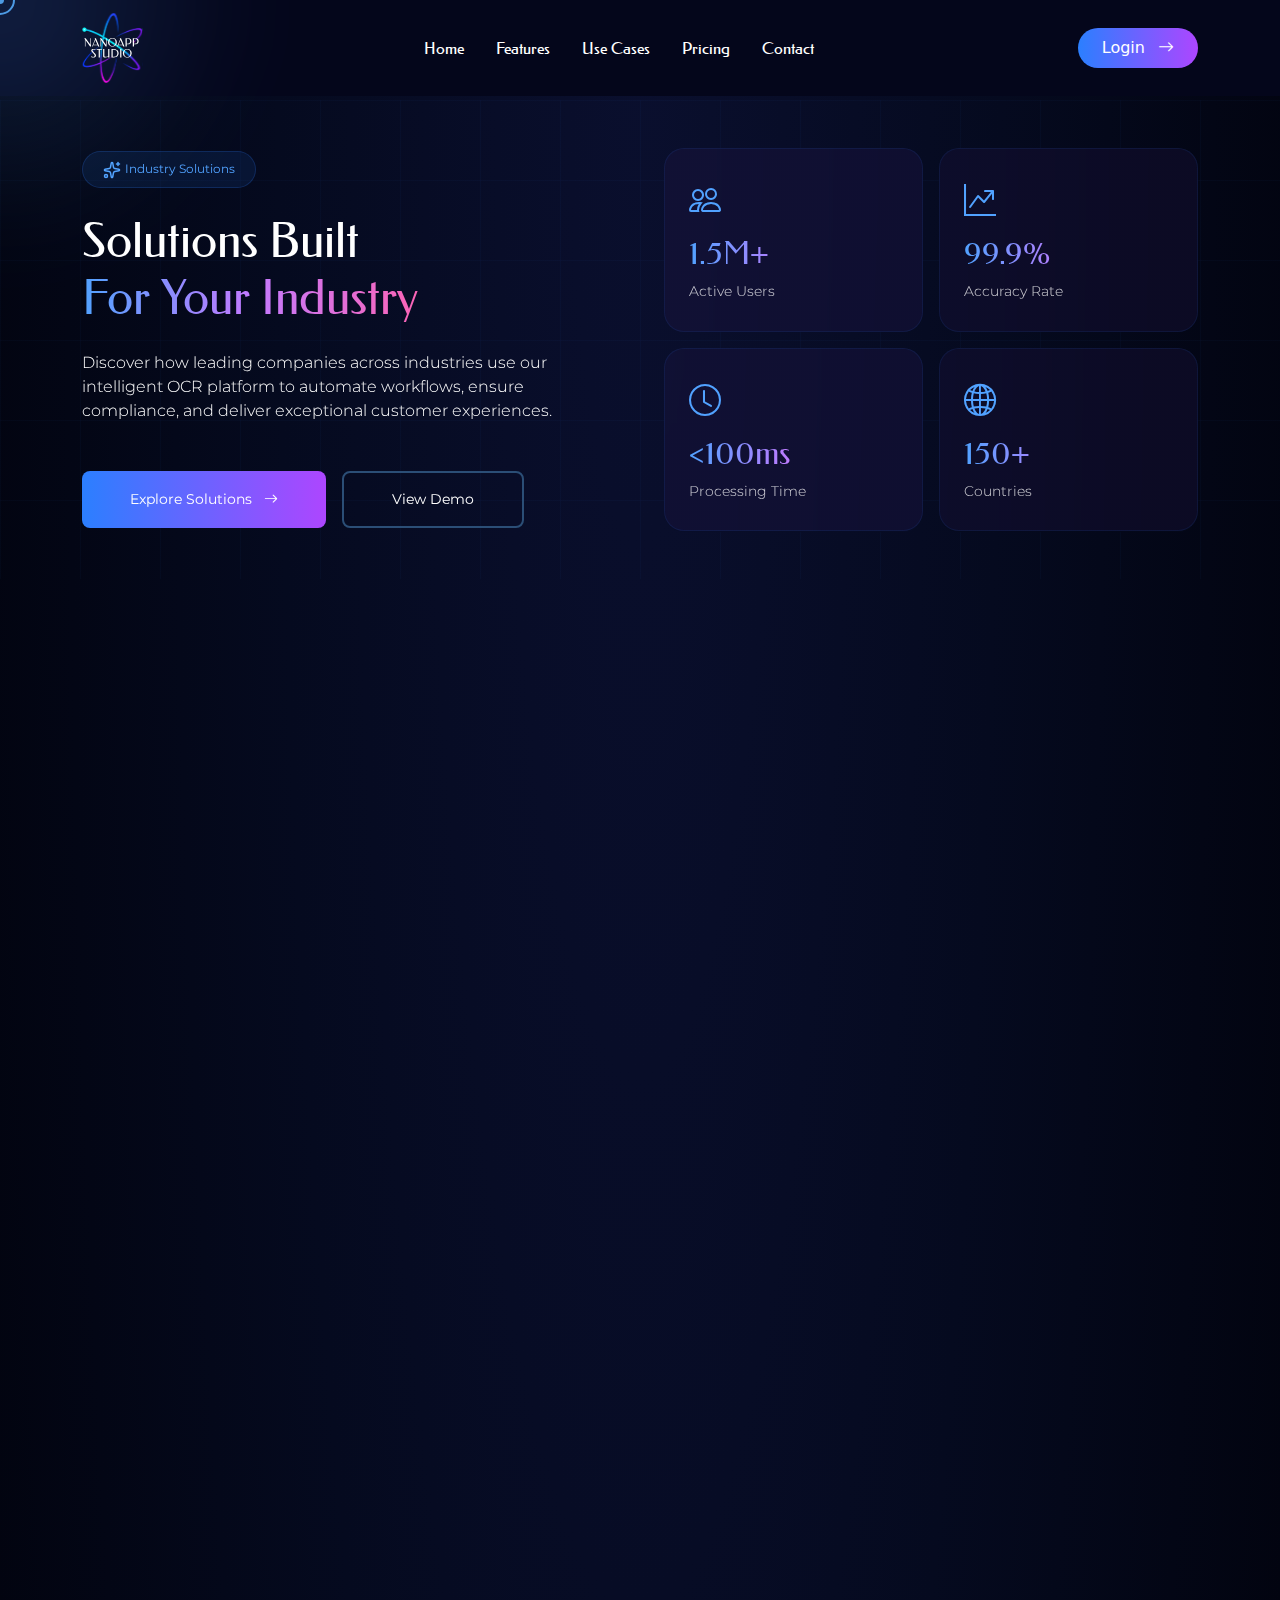
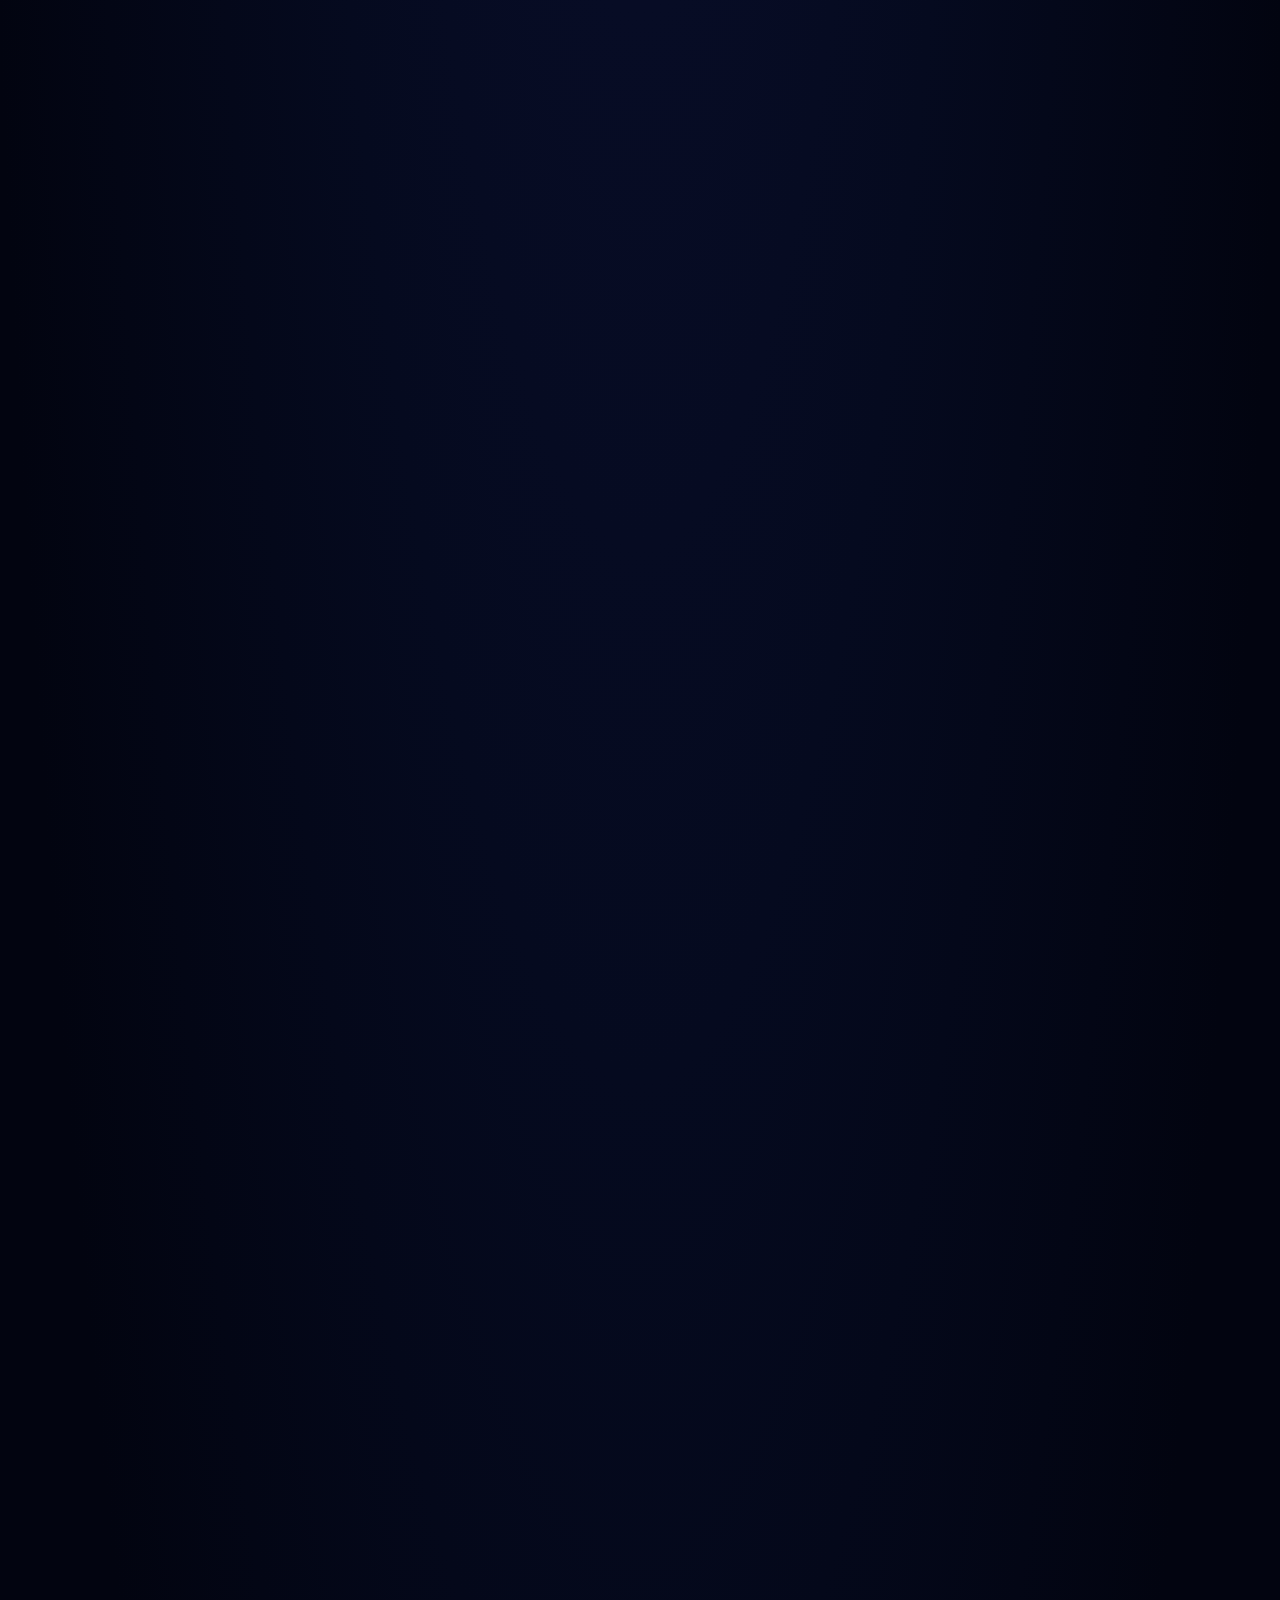
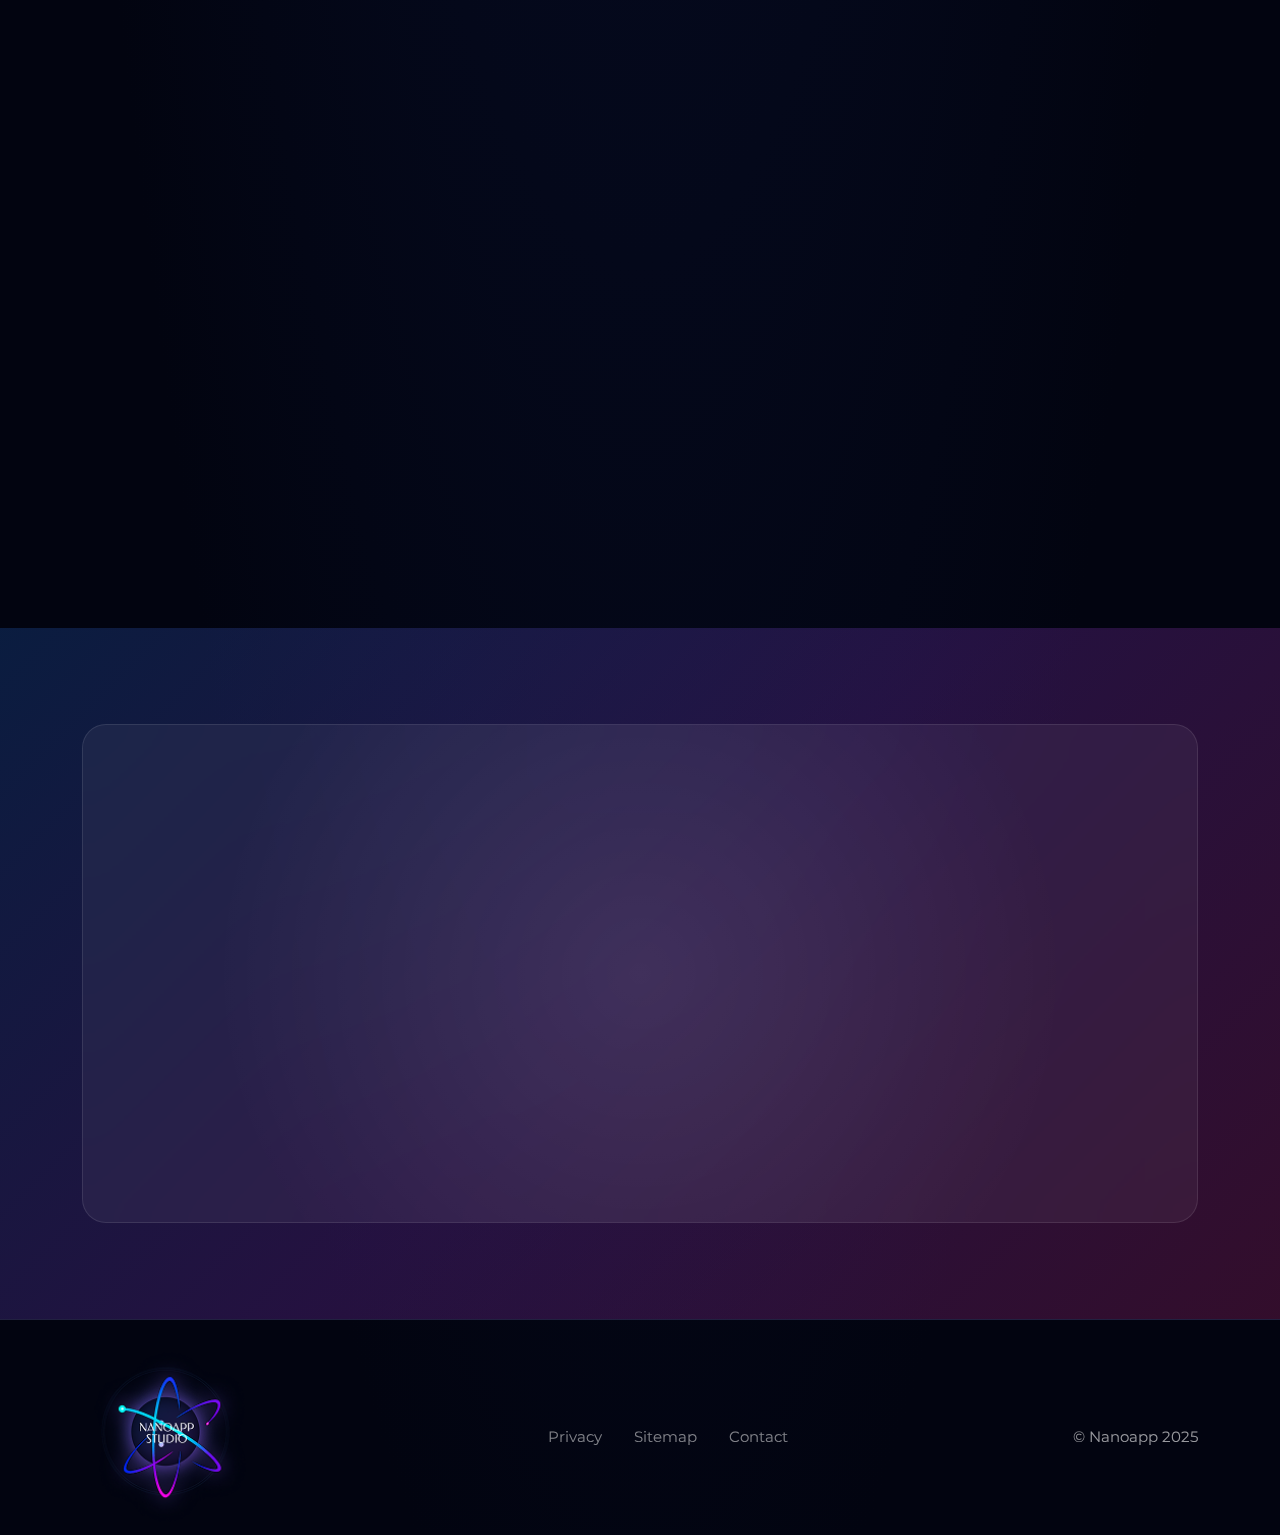
<file: use-case.html>
<!DOCTYPE html>
<html lang="en">

<head>
    <meta charset="UTF-8">
    <meta name="viewport" content="width=device-width, initial-scale=1.0">
    <title>NanoApp Use Cases</title>
    <link rel="stylesheet" href="https://cdn.jsdelivr.net/npm/bootstrap-icons@1.11.1/font/bootstrap-icons.css">
    <link href="https://cdn.jsdelivr.net/npm/bootstrap@5.3.0/dist/css/bootstrap.min.css" rel="stylesheet">
    <link rel="stylesheet" href="styles.css">
    <link rel="icon" href="assets/Favicon.png" type="image/x-icon">
    <link rel="preconnect" href="https://fonts.googleapis.com">
    <link rel="preconnect" href="https://fonts.gstatic.com" crossorigin>
    <link
        href="https://fonts.googleapis.com/css2?family=Federo&family=Montserrat:ital,wght@0,100..900;1,100..900&display=swap"
        rel="stylesheet">
</head>

<body class="use-case-page">
    <div id="header-placeholder"></div>
    <main>
        <section class="hero-section features-hero-section" id="heroSection">
            <div class="grid-bg"></div>
            <div class="container pt-md-5 pt-4 pb-md-5 pb-4">
                <div class="row align-items-center g-5">
                    <div class="col-md-6">
                        <div class="badge-wrap">
                            <div class="badge-custom mb-4 align-items-center gap-2 animate-pop-up-hero">
                                <span><img src="assets/ai-icon.svg" width="18" alt=""></span>
                                <span class="mont">Industry Solutions</span>
                            </div>
                        </div>

                        <h1 class="features-hero-heading mb-4 text-md-start text-center animate-pop-up-hero">
                            <span class="text-white fed d-block mb-0">Solutions Built</span>
                            <span class="gradient-text fed">For Your Industry</span>
                        </h1>

                        <p class="text-white mb-md-5 mb-4 mont para-text text-md-start text-center animate-pop-up-hero"
                            style="max-width: 600px;">
                            Discover how leading companies across industries use our intelligent OCR platform to
                            automate workflows, ensure compliance, and deliver exceptional customer experiences.
                        </p>

                        <div class="d-flex flex-column flex-md-row flex-wrap gap-3 animate-pop-up-hero">
                            <button class="btn btn-primary-gradient font-14 mont px-5 py-3">
                                Explore Solutions <i class="bi bi-arrow-right ms-2"></i>
                            </button>
                            <button class="btn btn-outline-custom font-14 mont px-5 py-3">
                                View Demo
                            </button>
                        </div>
                    </div>
                    <div class="col-md-6 animate-pop-up-hero">
                        <div class="row g-3">
                            <div class="col-6">
                                <div class="use-case-stat-box">
                                    <i class="bi bi-people use-case-stat-icon"></i>
                                    <h3 class="use-case-stat-number fed">1.5M+</h3>
                                    <p class="use-case-stat-label mont text-faded">Active Users</p>
                                </div>
                            </div>

                            <div class="col-6">
                                <div class="use-case-stat-box">
                                    <i class="bi bi-graph-up-arrow use-case-stat-icon"></i>
                                    <h3 class="use-case-stat-number fed">99.9%</h3>
                                    <p class="use-case-stat-label mont">Accuracy Rate</p>
                                </div>
                            </div>

                            <div class="col-6">
                                <div class="use-case-stat-box">
                                    <i class="bi bi-clock use-case-stat-icon"></i>
                                    <h3 class="use-case-stat-number fed">&lt;100ms</h3>
                                    <p class="use-case-stat-label mont">Processing Time</p>
                                </div>
                            </div>

                            <div class="col-6">
                                <div class="use-case-stat-box">
                                    <i class="bi bi-globe2 use-case-stat-icon"></i>
                                    <h3 class="use-case-stat-number fed">150+</h3>
                                    <p class="use-case-stat-label mont">Countries</p>
                                </div>
                            </div>
                        </div>
                    </div>
                </div>
            </div>
        </section>

        <section class="industry-applications-section py-md-5 py-0">
            <div class="container mt-5">
                <div class="text-center mb-md-5 mb-4">
                    <h2 class="industry-heading fed mb-3 animate-pop-up-industry">
                        Industry Applications
                    </h2>
                    <p class="industry-description mont text-faded weight-300 animate-pop-up-industry">
                        Tailored OCR solutions for every sector
                    </p>
                </div>

                <div class="row g-4 mb-md-5 mb-0 align-items-center">
                    <div class="col-lg-6 order-2 order-lg-1">
                        <div class="industry-content-card animate-pop-up-industry">
                            <div class="industry-badge badge-blue-gradient">
                                <i class="bi bi-buildings"></i>
                                <span class="fed">Real Estate</span>
                            </div>
                            <h3 class="industry-content-title fed">Accelerate Property Transactions</h3>
                            <p class="industry-content-description mont">Transform property management and tenant
                                onboarding with instant identity verification. Process lease agreements in seconds, not
                                days.</p>

                            <div class="row g-3 mb-4">
                                <div class="col-6">
                                    <div class="industry-feature-item">
                                        <span class="feature-bullet"></span>
                                        <span class="mont">Instant tenant verification</span>
                                    </div>
                                </div>
                                <div class="col-6">
                                    <div class="industry-feature-item">
                                        <span class="feature-bullet"></span>
                                        <span class="mont">Automated lease processing</span>
                                    </div>
                                </div>
                                <div class="col-6">
                                    <div class="industry-feature-item">
                                        <span class="feature-bullet"></span>
                                        <span class="mont">Fraud detection AI</span>
                                    </div>
                                </div>
                                <div class="col-6">
                                    <div class="industry-feature-item">
                                        <span class="feature-bullet"></span>
                                        <span class="mont">Digital document archive</span>
                                    </div>
                                </div>
                            </div>

                            <a href="#" class="learn-more-link mont">
                                Learn more <i class="bi bi-arrow-right ms-2"></i>
                            </a>
                        </div>
                    </div>
                    <div class="col-lg-6 order-1 order-lg-2">
                        <div class="industry-stat-card card-blue-gradient animate-pop-up-industry">
                            <div class="stat-icon-container icon-blue-gradient">
                                <i class="bi bi-buildings"></i>
                            </div>
                            <h3 class="stat-main-number fed">50K+</h3>
                            <p class="stat-main-label mont">Daily Active Users</p>
                            <hr class="stat-divider">
                            <div class="row g-3">
                                <div class="col-6 text-center">
                                    <h4 class="stat-sub-number fed">80%</h4>
                                    <p class="stat-sub-label mont">Faster processing</p>
                                </div>
                                <div class="col-6 text-center">
                                    <h4 class="stat-sub-number fed">99.9%</h4>
                                    <p class="stat-sub-label mont">Accuracy</p>
                                </div>
                            </div>
                        </div>
                    </div>
                </div>

                <div class="row g-4 my-md-5 my-0 align-items-center">
                    <div class="col-lg-6 order-1">
                        <div class="industry-stat-card card-pink-gradient animate-pop-up-industry">
                            <div class="stat-icon-container icon-pink-gradient">
                                <i class="bi bi-airplane"></i>
                            </div>
                            <h3 class="stat-main-number fed">2M+</h3>
                            <p class="stat-main-label mont">Verified Travelers</p>
                            <hr class="stat-divider">
                            <div class="row g-3">
                                <div class="col-6 text-center">
                                    <h4 class="stat-sub-number fed">60%</h4>
                                    <p class="stat-sub-label mont">Time saved</p>
                                </div>
                                <div class="col-6 text-center">
                                    <h4 class="stat-sub-number fed">100%</h4>
                                    <p class="stat-sub-label mont">Contactless</p>
                                </div>
                            </div>
                        </div>
                    </div>
                    <div class="col-lg-6 order-2">
                        <div class="industry-content-card animate-pop-up-industry">
                            <div class="industry-badge badge-pink-gradient">
                                <i class="bi bi-airplane"></i>
                                <span class="fed">Travel & Hospitality</span>
                            </div>
                            <h3 class="industry-content-title fed">Seamless Guest Experiences</h3>
                            <p class="industry-content-description mont">Enable contactless check-ins and automated
                                identity verification for hotels, airlines, and rental services worldwide.</p>

                            <div class="row g-3 mb-4">
                                <div class="col-6">
                                    <div class="industry-feature-item">
                                        <span class="feature-bullet"></span>
                                        <span class="mont">Contactless hotel check-in</span>
                                    </div>
                                </div>
                                <div class="col-6">
                                    <div class="industry-feature-item">
                                        <span class="feature-bullet"></span>
                                        <span class="mont">Travel document verification</span>
                                    </div>
                                </div>
                                <div class="col-6">
                                    <div class="industry-feature-item">
                                        <span class="feature-bullet"></span>
                                        <span class="mont">International compliance</span>
                                    </div>
                                </div>
                                <div class="col-6">
                                    <div class="industry-feature-item">
                                        <span class="feature-bullet"></span>
                                        <span class="mont">Guest data protection</span>
                                    </div>
                                </div>
                            </div>

                            <a href="#" class="learn-more-link mont">
                                Learn more <i class="bi bi-arrow-right ms-2"></i>
                            </a>
                        </div>
                    </div>
                </div>

                <div class="row g-4 my-md-5 my-0 align-items-center">
                    <div class="col-lg-6 order-2 order-lg-1">
                        <div class="industry-content-card animate-pop-up-industry">
                            <div class="industry-badge badge-green-gradient">
                                <i class="bi bi-bank"></i>
                                <span class="fed">Financial Services</span>
                            </div>
                            <h3 class="industry-content-title fed">Compliant KYC/AML Solutions</h3>
                            <p class="industry-content-description mont">Meet regulatory requirements with
                                enterprise-grade document verification. Onboard customers 10x faster while maintaining
                                security.</p>

                            <div class="row g-3 mb-4">
                                <div class="col-6">
                                    <div class="industry-feature-item">
                                        <span class="feature-bullet"></span>
                                        <span class="mont">Instant KYC/AML compliance</span>
                                    </div>
                                </div>
                                <div class="col-6">
                                    <div class="industry-feature-item">
                                        <span class="feature-bullet"></span>
                                        <span class="mont">AI fraud detection</span>
                                    </div>
                                </div>
                                <div class="col-6">
                                    <div class="industry-feature-item">
                                        <span class="feature-bullet"></span>
                                        <span class="mont">Fast customer onboarding</span>
                                    </div>
                                </div>
                                <div class="col-6">
                                    <div class="industry-feature-item">
                                        <span class="feature-bullet"></span>
                                        <span class="mont">150+ country ID support</span>
                                    </div>
                                </div>
                            </div>

                            <a href="#" class="learn-more-link mont">
                                Learn more <i class="bi bi-arrow-right ms-2"></i>
                            </a>
                        </div>
                    </div>
                    <div class="col-lg-6 order-1 order-lg-2">
                        <div class="industry-stat-card card-green-gradient animate-pop-up-industry">
                            <div class="stat-icon-container icon-green-gradient">
                                <i class="bi bi-bank"></i>
                            </div>
                            <h3 class="stat-main-number fed">500K+</h3>
                            <p class="stat-main-label mont">KYC Verifications</p>
                            <hr class="stat-divider">
                            <div class="row g-3">
                                <div class="col-6 text-center">
                                    <h4 class="stat-sub-number fed">10x</h4>
                                    <p class="stat-sub-label mont">Faster onboarding</p>
                                </div>
                                <div class="col-6 text-center">
                                    <h4 class="stat-sub-number fed">100%</h4>
                                    <p class="stat-sub-label mont">Compliant</p>
                                </div>
                            </div>
                        </div>
                    </div>
                </div>

                <div class="row g-4 my-md-5 my-0 align-items-center">
                    <div class="col-lg-6 order-1">
                        <div class="industry-stat-card card-orange-gradient animate-pop-up-industry">
                            <div class="stat-icon-container icon-orange-gradient">
                                <i class="bi bi-shield-check"></i>
                            </div>
                            <h3 class="stat-main-number fed">1M+</h3>
                            <p class="stat-main-label mont">Claims Processed</p>
                            <hr class="stat-divider">
                            <div class="row g-3">
                                <div class="col-6 text-center">
                                    <h4 class="stat-sub-number fed">5x</h4>
                                    <p class="stat-sub-label mont">Faster claims</p>
                                </div>
                                <div class="col-6 text-center">
                                    <h4 class="stat-sub-number fed">95%</h4>
                                    <p class="stat-sub-label mont">Error reduction</p>
                                </div>
                            </div>
                        </div>
                    </div>
                    <div class="col-lg-6 order-2">
                        <div class="industry-content-card animate-pop-up-industry">
                            <div class="industry-badge badge-orange-gradient">
                                <i class="bi bi-shield-check"></i>
                                <span class="fed">Insurance</span>
                            </div>
                            <h3 class="industry-content-title fed">Streamlined Claims Processing</h3>
                            <p class="industry-content-description mont">Process insurance claims 5x faster with
                                automated document extraction. Verify policies and medical records instantly.</p>

                            <div class="row g-3 mb-4">
                                <div class="col-6">
                                    <div class="industry-feature-item">
                                        <span class="feature-bullet"></span>
                                        <span class="mont">Rapid claims processing</span>
                                    </div>
                                </div>
                                <div class="col-6">
                                    <div class="industry-feature-item">
                                        <span class="feature-bullet"></span>
                                        <span class="mont">Medical record extraction</span>
                                    </div>
                                </div>
                                <div class="col-6">
                                    <div class="industry-feature-item">
                                        <span class="feature-bullet"></span>
                                        <span class="mont">Policy verification</span>
                                    </div>
                                </div>
                                <div class="col-6">
                                    <div class="industry-feature-item">
                                        <span class="feature-bullet"></span>
                                        <span class="mont">Reduced manual errors</span>
                                    </div>
                                </div>
                            </div>

                            <a href="#" class="learn-more-link mont">
                                Learn more <i class="bi bi-arrow-right ms-2"></i>
                            </a>
                        </div>
                    </div>
                </div>

                <div class="row g-4 my-md-5 my-0 align-items-center">
                    <div class="col-lg-6 order-2 order-lg-1">
                        <div class="industry-content-card animate-pop-up-industry">
                            <div class="industry-badge badge-purple-gradient">
                                <i class="bi bi-mortarboard"></i>
                                <span class="fed">Education</span>
                            </div>
                            <h3 class="industry-content-title fed">Simplified Student Onboarding</h3>
                            <p class="industry-content-description mont">Automate enrollment, verify credentials, and
                                maintain FERPA compliance. Process thousands of applications effortlessly.</p>

                            <div class="row g-3 mb-4">
                                <div class="col-6">
                                    <div class="industry-feature-item">
                                        <span class="feature-bullet"></span>
                                        <span class="mont">Instant credential verification</span>
                                    </div>
                                </div>
                                <div class="col-6">
                                    <div class="industry-feature-item">
                                        <span class="feature-bullet"></span>
                                        <span class="mont">Automated enrollment</span>
                                    </div>
                                </div>
                                <div class="col-6">
                                    <div class="industry-feature-item">
                                        <span class="feature-bullet"></span>
                                        <span class="mont">Transcript processing</span>
                                    </div>
                                </div>
                                <div class="col-6">
                                    <div class="industry-feature-item">
                                        <span class="feature-bullet"></span>
                                        <span class="mont">FERPA compliance</span>
                                    </div>
                                </div>
                            </div>

                            <a href="#" class="learn-more-link mont">
                                Learn more <i class="bi bi-arrow-right ms-2"></i>
                            </a>
                        </div>
                    </div>
                    <div class="col-lg-6 order-1 order-lg-2">
                        <div class="industry-stat-card card-purple-gradient animate-pop-up-industry">
                            <div class="stat-icon-container icon-purple-gradient">
                                <i class="bi bi-mortarboard"></i>
                            </div>
                            <h3 class="stat-main-number fed">300K+</h3>
                            <p class="stat-main-label mont">Students Enrolled</p>
                            <hr class="stat-divider">
                            <div class="row g-3">
                                <div class="col-6 text-center">
                                    <h4 class="stat-sub-number fed">70%</h4>
                                    <p class="stat-sub-label mont">Time reduction</p>
                                </div>
                                <div class="col-6 text-center">
                                    <h4 class="stat-sub-number fed">100%</h4>
                                    <p class="stat-sub-label mont">FERPA compliant</p>
                                </div>
                            </div>
                        </div>
                    </div>
                </div>

                <div class="row g-4 my-md-5 my-0 align-items-center">
                    <div class="col-lg-6 order-1">
                        <div class="industry-stat-card card-cyan-gradient animate-pop-up-industry">
                            <div class="stat-icon-container icon-cyan-gradient">
                                <i class="bi bi-people"></i>
                            </div>
                            <h3 class="stat-main-number fed">800K+</h3>
                            <p class="stat-main-label mont">Background Checks</p>
                            <hr class="stat-divider">
                            <div class="row g-3">
                                <div class="col-6 text-center">
                                    <h4 class="stat-sub-number fed">90%</h4>
                                    <p class="stat-sub-label mont">Faster hiring</p>
                                </div>
                                <div class="col-6 text-center">
                                    <h4 class="stat-sub-number fed">98%</h4>
                                    <p class="stat-sub-label mont">Accuracy</p>
                                </div>
                            </div>
                        </div>
                    </div>
                    <div class="col-lg-6 order-2">
                        <div class="industry-content-card animate-pop-up-industry">
                            <div class="industry-badge badge-cyan-gradient">
                                <i class="bi bi-people"></i>
                                <span class="fed">HR & Recruitment</span>
                            </div>
                            <h3 class="industry-content-title fed">Accelerated Hiring Workflows</h3>
                            <p class="industry-content-description mont">Conduct background checks in minutes. Verify
                                employment history and process tax forms automatically.</p>

                            <div class="row g-3 mb-4">
                                <div class="col-6">
                                    <div class="industry-feature-item">
                                        <span class="feature-bullet"></span>
                                        <span class="mont">Employment verification</span>
                                    </div>
                                </div>
                                <div class="col-6">
                                    <div class="industry-feature-item">
                                        <span class="feature-bullet"></span>
                                        <span class="mont">Background check automation</span>
                                    </div>
                                </div>
                                <div class="col-6">
                                    <div class="industry-feature-item">
                                        <span class="feature-bullet"></span>
                                        <span class="mont">Tax form processing</span>
                                    </div>
                                </div>
                                <div class="col-6">
                                    <div class="industry-feature-item">
                                        <span class="feature-bullet"></span>
                                        <span class="mont">Secure records</span>
                                    </div>
                                </div>
                            </div>

                            <a href="#" class="learn-more-link mont">
                                Learn more <i class="bi bi-arrow-right ms-2"></i>
                            </a>
                        </div>
                    </div>
                </div>
            </div>
        </section>

        <section class="use-case-cta-section py-5">
            <div class="container py-md-5 py-0">
                <div class="use-case-cta-container">
                    <div class="text-center">
                        <div class="use-case-cta-badge mb-4 animate-pop-up-cta">
                            <span class="mont">Start Your Journey</span>
                        </div>

                        <h2 class="use-case-cta-heading mb-3 animate-pop-up-cta">
                            <span class="text-white fed d-block">Ready to Transform</span>
                            <span class="gradient-text fed">Your Industry</span>
                        </h2>

                        <p class="use-case-cta-description mont weight-300 text-faded mb-5 animate-pop-up-cta">
                            Join thousands of companies using our intelligent OCR platform to automate workflows and
                            accelerate growth.
                        </p>

                        <div class="d-flex flex-column flex-md-row gap-3 justify-content-center animate-pop-up-cta">
                            <button class="btn btn-primary-gradient font-14 mont px-5 py-3">
                                Start Free Trial <i class="bi bi-arrow-right ms-2"></i>
                            </button>
                            <button class="btn btn-outline-custom font-14 mont px-5 py-3">
                                Schedule Demo
                            </button>
                        </div>
                    </div>
                </div>
            </div>
        </section>

    </main>

    <div id="footer-placeholder"></div>
    <script src="includes.js"></script>

    <script src="https://cdn.amcharts.com/lib/5/index.js"></script>
    <script src="https://cdn.amcharts.com/lib/5/map.js"></script>
    <script src="https://cdn.amcharts.com/lib/5/geodata/worldLow.js"></script>
    <script src="https://cdn.amcharts.com/lib/5/themes/Animated.js"></script>
    <script src="mapscript.js"></script>
    <script src="https://cdn.jsdelivr.net/npm/bootstrap@5.3.0/dist/js/bootstrap.bundle.min.js"></script>
    <script src="script.js"></script>
</body>

</html>
</file>
<file: styles.css>
.fed {
    font-family: 'Federo', sans-serif;
}

.mont {
    font-family: 'Montserrat', sans-serif;
}

@media (max-width: 768px) {
    body {
        overflow-x: hidden;
        max-width: 100vw;
    }

    section {
        overflow-x: hidden;
        max-width: 100vw;
    }

    .container {
        max-width: 100%;
        padding-left: 15px;
        padding-right: 15px;
    }

    .row {
        margin-left: -12px;
        margin-right: -12px;
    }

    .row>* {
        padding-left: 12px;
        padding-right: 12px;
    }

    .preview-card {
        max-width: 100%;
        overflow: hidden;
    }


    .hero-section .container {
        max-width: 100%;
    }


    .parallax-container {
        display: none !important;
    }


    img {
        max-width: 100%;
        height: auto;
    }


    .map-container {
        max-width: 100%;
        overflow: hidden;
    }

    .diagram-container {
        display: none !important;
    }
}

.font-8 {
    font-size: 0.5rem !important;
}

.font-9 {
    font-size: 0.5625rem !important;
}

.font-10 {
    font-size: 0.625rem !important;
}

.font-11 {
    font-size: 0.6875rem !important;
}

.font-12 {
    font-size: 0.75rem !important;
}

.font-13 {
    font-size: 0.8125rem !important;
}

.font-14 {
    font-size: 0.875rem !important;
}

.font-15 {
    font-size: 0.9375rem !important;
}

.font-16 {
    font-size: 1rem !important;
}

.font-17 {
    font-size: 1.0625rem !important;
}

.font-18 {
    font-size: 1.125rem !important;
}

.font-19 {
    font-size: 1.1875rem !important;
}

.font-20 {
    font-size: 1.25rem !important;
}

.font-21 {
    font-size: 1.3125rem !important;
}

.font-22 {
    font-size: 1.375rem !important;
}

.font-23 {
    font-size: 1.4375rem !important;
}

.font-24 {
    font-size: 1.5rem !important;
}

.font-25 {
    font-size: 1.5625rem !important;
}

.font-26 {
    font-size: 1.625rem !important;
}

.font-27 {
    font-size: 1.6875rem !important;
}

.font-28 {
    font-size: 1.75rem !important;
}

.font-29 {
    font-size: 1.8125rem !important;
}

.font-30 {
    font-size: 1.875rem !important;
}

.font-31 {
    font-size: 1.9375rem !important;
}

.font-32 {
    font-size: 2rem !important;
}

.font-33 {
    font-size: 2.0625rem !important;
}

.font-34 {
    font-size: 2.125rem !important;
}

.font-35 {
    font-size: 2.1875rem !important;
}

.font-36 {
    font-size: 2.25rem !important;
}

.font-37 {
    font-size: 2.3125rem !important;
}

.font-38 {
    font-size: 2.375rem !important;
}

.font-39 {
    font-size: 2.4375rem !important;
}

.font-40 {
    font-size: 2.5rem !important;
}

.font-41 {
    font-size: 2.5625rem !important;
}

.font-42 {
    font-size: 2.625rem !important;
}

.font-43 {
    font-size: 2.6875rem !important;
}

.font-44 {
    font-size: 2.75rem !important;
}

.font-45 {
    font-size: 2.8125rem !important;
}

.font-46 {
    font-size: 2.875rem !important;
}

.font-47 {
    font-size: 2.9375rem !important;
}

.font-48 {
    font-size: 3rem !important;
}

.font-49 {
    font-size: 3.0625rem !important;
}

.font-50 {
    font-size: 3.125rem !important;
}

.font-51 {
    font-size: 3.1875rem !important;
}

.font-52 {
    font-size: 3.25rem !important;
}

.font-53 {
    font-size: 3.3125rem !important;
}

.font-54 {
    font-size: 3.375rem !important;
}

.font-55 {
    font-size: 3.4375rem !important;
}

.font-56 {
    font-size: 3.5rem !important;
}

.font-57 {
    font-size: 3.5625rem !important;
}

.font-58 {
    font-size: 3.625rem !important;
}

.font-59 {
    font-size: 3.6875rem !important;
}

.font-60 {
    font-size: 3.75rem !important;
}


@media (max-width: 767px) {
    .font-8 {
        font-size: 0.4rem !important;
    }

    .font-9 {
        font-size: 0.475rem !important;
    }

    .font-10 {
        font-size: 0.5rem !important;
    }

    .font-11 {
        font-size: 0.55rem !important;
    }

    .font-12 {
        font-size: 0.6rem !important;
    }

    .font-13 {
        font-size: 0.65rem !important;
    }

    .font-14 {
        font-size: 0.7rem !important;
    }

    .font-15 {
        font-size: 0.75rem !important;
    }

    .font-16 {
        font-size: 0.8rem !important;
    }

    .font-17 {
        font-size: 0.85rem !important;
    }

    .font-18 {
        font-size: 0.9rem !important;
    }

    .font-19 {
        font-size: 0.95rem !important;
    }

    .font-20 {
        font-size: 1rem !important;
    }

    .font-21 {
        font-size: 1.05rem !important;
    }

    .font-22 {
        font-size: 1.1rem !important;
    }

    .font-23 {
        font-size: 1.15rem !important;
    }

    .font-24 {
        font-size: 1.2rem !important;
    }

    .font-25 {
        font-size: 1.25rem !important;
    }

    .font-26 {
        font-size: 1.3rem !important;
    }

    .font-27 {
        font-size: 1.35rem !important;
    }

    .font-28 {
        font-size: 1.4rem !important;
    }

    .font-29 {
        font-size: 1.45rem !important;
    }

    .font-30 {
        font-size: 1.5rem !important;
    }

    .font-31 {
        font-size: 1.55rem !important;
    }

    .font-32 {
        font-size: 1.6rem !important;
    }

    .font-33 {
        font-size: 1.65rem !important;
    }

    .font-34 {
        font-size: 1.7rem !important;
    }

    .font-35 {
        font-size: 1.75rem !important;
    }

    .font-36 {
        font-size: 1.8rem !important;
    }

    .font-37 {
        font-size: 1.85rem !important;
    }

    .font-38 {
        font-size: 1.9rem !important;
    }

    .font-39 {
        font-size: 1.95rem !important;
    }

    .font-40 {
        font-size: 2rem !important;
    }

    .font-41 {
        font-size: 2.05rem !important;
    }

    .font-42 {
        font-size: 2.1rem !important;
    }

    .font-43 {
        font-size: 2.15rem !important;
    }

    .font-44 {
        font-size: 2.2rem !important;
    }

    .font-45 {
        font-size: 2.25rem !important;
    }

    .font-46 {
        font-size: 2.3rem !important;
    }

    .font-47 {
        font-size: 2.35rem !important;
    }

    .font-48 {
        font-size: 2.4rem !important;
    }

    .font-49 {
        font-size: 2.45rem !important;
    }

    .font-50 {
        font-size: 2.5rem !important;
    }

    .font-51 {
        font-size: 2.55rem !important;
    }

    .font-52 {
        font-size: 2.6rem !important;
    }

    .font-53 {
        font-size: 2.65rem !important;
    }

    .font-54 {
        font-size: 2.7rem !important;
    }

    .font-55 {
        font-size: 2.75rem !important;
    }

    .font-56 {
        font-size: 2.8rem !important;
    }

    .font-57 {
        font-size: 2.85rem !important;
    }

    .font-58 {
        font-size: 2.9rem !important;
    }

    .font-59 {
        font-size: 2.95rem !important;
    }

    .font-60 {
        font-size: 2.50rem !important;
    }
}


.weight-100 {
    font-weight: 100 !important;
}

.weight-200 {
    font-weight: 200 !important;
}

.weight-300 {
    font-weight: 300 !important;
}

.weight-400 {
    font-weight: 400 !important;
}

.weight-500 {
    font-weight: 500 !important;
}

.weight-600 {
    font-weight: 600 !important;
}

.weight-700 {
    font-weight: 700 !important;
}

.weight-800 {
    font-weight: 800 !important;
}

.weight-900 {
    font-weight: 900 !important;
}

body {
    background: radial-gradient(ellipse at top center,
            #151b4a 0%,
            #08112f 40%,
            #04071c 75%);
    overflow-x: hidden;
}

/* Navbar Styles */
.nav-custom {
    font-weight: 400;
    font-size: 16px;
    line-height: 24px;
    letter-spacing: 0px;
    color: #ffffff !important;
    transition: color 0.3s ease;
}

.nav-custom.active {
    color: #2B7FFF !important;
}

.nav-custom:hover {
    color: #2B7FFF !important;
}

@media (max-width: 991px) {
    .navbar-collapse {
        position: absolute;
        top: 100%;
        right: 16px;
        left: auto;
        width: 240px;
        max-width: calc(100vw - 32px);
        background: rgba(8, 17, 47, 0.98);
        backdrop-filter: blur(20px);
        border: 1px solid rgba(43, 127, 255, 0.2);
        border-radius: 16px;
        margin-top: 8px;
        padding: 20px 0;
        box-shadow: 0 8px 32px rgba(0, 0, 0, 0.4),
            0 0 60px rgba(43, 127, 255, 0.1);
        z-index: 1000;
    }

    .navbar-collapse.collapsing {
        transition: height 0.3s ease;
    }

    .navbar-collapse.show {
        animation: slideDown 0.3s ease-out;
    }

    /* @keyframes slideDown {
        from {
            opacity: 0;
            transform: translateY(-10px);
        }
        to {
            opacity: 1;
            transform: translateY(0);
        }
    } */

    .navbar-nav {
        padding: 0 20px;
    }

    .nav-item {
        border-bottom: 1px solid rgba(255, 255, 255, 0.05);
        margin: 0;
    }

    .nav-item:last-child {
        border-bottom: none;
    }

    .nav-link {
        padding: 16px 12px !important;
        font-size: 1rem;
        color: rgba(255, 255, 255, 0.9) !important;
        display: flex;
        align-items: center;
        justify-content: space-between;
        transition: all 0.3s ease;
    }

    .nav-link:hover {
        color: #51A2FF !important;
        background: rgba(43, 127, 255, 0.1);
        border-radius: 8px;
        padding-left: 20px !important;
    }

    .nav-link::after {
        content: '›';
        font-size: 1.5rem;
        color: rgba(255, 255, 255, 0.3);
        transition: all 0.3s ease;
    }

    .nav-link:hover::after {
        color: #51A2FF;
        transform: translateX(4px);
    }

    /* Mobile login button */
    .navbar-collapse .d-flex {
        padding: 20px 20px 0;
        border-top: 1px solid rgba(255, 255, 255, 0.05);
        margin-top: 12px;
    }

    .navbar-collapse .btn-login {
        width: 100%;
        padding: 14px 20px;
        font-size: 1rem;
        border-radius: 12px;
        display: flex;
        align-items: center;
        justify-content: center;
        gap: 8px;
    }

    .navbar-collapse .btn-login:active {
        transform: scale(0.98);
    }

    /* navbar container for mobile */
    .navbar>.container {
        position: relative;
    }

    /* Close animation */
    .navbar-collapse.collapsing[style*="height: 0px"] {
        animation: slideUp 0.3s ease-out;
    }

    @keyframes slideUp {
        from {
            opacity: 1;
            transform: translateY(0);
        }

        to {
            opacity: 0;
            transform: translateY(-10px);
        }
    }
}

@media (min-width: 992px) {
    .navbar-collapse {
        position: static;
        background: none;
        border: none;
        box-shadow: none;
        margin: 0;
        padding: 0;
    }
}

.btn-login {
    background: linear-gradient(90deg, #2B7FFF 0%, #AD46FF 100%);
    border: none;
    border-radius: 22px;
    font-weight: 400;
}

.btn-login:hover {
    box-shadow: 0 4px 12px rgba(43, 127, 255, 0.4);
}

.gradient-toggle {
    background: linear-gradient(90deg, #2B7FFF 0%, #AD46FF 100%);
    border-radius: 50%;
    padding: 12px 12px;
}

.gradient-toggle:focus {
    box-shadow: none;
}

.gradient-toggle .navbar-toggler-icon {
    background-image: url("data:image/svg+xml,%3csvg xmlns='http://www.w3.org/2000/svg' viewBox='0 0 30 30'%3e%3cpath stroke='rgba(255, 255, 255, 1)' stroke-linecap='round' stroke-miterlimit='10' stroke-width='2' d='M4 7h22M4 15h22M4 23h22'/%3e%3c/svg%3e");
}

/* Hero Section */
.hero-section {
    position: relative;
    z-index: 1;
}

main {
    padding-top: 100px;
}

.parallax-container {
    position: fixed;
    top: 0;
    left: 0;
    width: 100%;
    height: 100vh;
    pointer-events: none;
    z-index: 0;
    overflow: hidden;
}

.parallax-bg {
    position: absolute;
    top: 60%;
    left: 50%;
    transform: translate(-50%, -50%);
    transition: transform 0.1s ease-out;
}

.parallax-image {
    width: 800px;
    height: auto;
    object-fit: contain;
    display: block;
    opacity: 1 !important;
    transform-origin: center;
    transition: transform 0.3s ease-out, opacity 0.3s ease-out;
}

/* Star Orbit Animation */
.star-orbit {
    position: absolute;
    top: 50%;
    left: 50%;
    width: 600px;
    height: 600px;
    transform: translate(-50%, -50%);
    animation: rotate 20s linear infinite;
    transition: width 0.3s ease-out, height 0.3s ease-out;
}

@keyframes rotate {
    from {
        transform: translate(-50%, -50%) rotate(0deg);
    }

    to {
        transform: translate(-50%, -50%) rotate(360deg);
    }
}

.star {
    position: absolute;
    width: 6px;
    height: 6px;
    background: rgba(255, 255, 255, 0.4);
    border-radius: 50%;
    box-shadow: 0 0 8px 2px rgba(255, 255, 255, 0.3),
        0 0 12px 3px rgba(255, 255, 255, 0.15);
}

.star-1 {
    top: 0;
    left: 50%;
    transform: translateX(-50%);
}

.star-2 {
    top: 75%;
    left: 6.7%;
    transform: translate(-50%, -50%);
}

.star-3 {
    top: 75%;
    right: 6.7%;
    transform: translate(50%, -50%);
}

/* Cursor Styles */
body.custom-cursor,
body.custom-cursor * {
    cursor: none !important;
}

body.custom-cursor a,
body.custom-cursor button,
body.custom-cursor input[type="button"],
body.custom-cursor input[type="submit"],
body.custom-cursor input[type="file"],
body.custom-cursor textarea,
body.custom-cursor select,
body.custom-cursor [role="button"],
body.custom-cursor .btn,
body.custom-cursor .navbar-brand,
body.custom-cursor .main-logo,
body.custom-cursor .nav-link,
body.custom-cursor .navbar-toggler,
body.custom-cursor .upload-zone,
body.custom-cursor .upload-zone *,
body.custom-cursor .contact-icon,
body.custom-cursor .footer-link,
body.custom-cursor .switch-slider {
    cursor: pointer !important;
}

.cursor-dot {
    width: 8px;
    height: 8px;
    background-color: #4d9ae3;
    border-radius: 50%;
    position: fixed;
    top: 0;
    left: 0;
    pointer-events: none;
    z-index: 10000;
    transform: translate(-50%, -50%);
    transition: transform 0.05s ease-out;
}

.cursor-border {
    width: 30px;
    height: 30px;
    border: 2px solid #4d9ae3;
    border-radius: 50%;
    position: fixed;
    top: 0;
    left: 0;
    pointer-events: none;
    z-index: 9999;
    transform: translate(-50%, -50%);
    transition: all 0.15s ease-out;
}

.cursor-border.hover {
    width: 30px;
    height: 30px;
    border-color: #4d9ae3;
    transition: all 0.3s ease-out;
}

.cursor-dot.hover {
    background-color: #4d9ae3;
    transform: translate(-50%, -50%) scale(1.5);
}

@media (max-width: 768px) {

    .cursor-dot,
    .cursor-border {
        display: none;
    }

    body.custom-cursor,
    body.custom-cursor * {
        cursor: auto !important;
    }
}


/* Hero Section Styles */
.badge-custom {
    display: inline-block;
    padding: 8px 20px;
    background: rgba(43, 127, 255, 0.10);
    border: 1px solid rgba(43, 127, 255, 0.20);
    border-radius: 22px;
    font-size: 12px;
    color: #51A2FF;
    font-weight: 400;
}

.hero-heading {
    font-size: 3rem;
    line-height: 1.2;
    background: linear-gradient(90deg, #51A2FF 0%, #C27AFF 50%, #FB64B6 100%);
    -webkit-background-clip: text;
    -webkit-text-fill-color: transparent;
    background-clip: text;
}

.para-text {
    font-size: 16px;
    font-weight: 300;
}

@media (max-width: 768px) {
    .hero-heading {
        font-size: 2.5rem;
    }
}

@media (max-width: 576px) {
    .hero-heading {
        font-size: 2rem;
    }
}



/* Stats Section */
.stat-item {
    display: flex;
    align-items: center;
    gap: 12px;
}

.stat-line {
    width: 4px;
    border-radius: 12px;
    height: 40px;
    background: linear-gradient(180deg, #2B7FFF 0%, #AD46FF 100%);
    flex-shrink: 0;
}

.stat-content {
    text-align: left;
}

.stat-number {
    font-size: 2rem;
    line-height: 1;
}

.gradi {
    background: linear-gradient(90deg, #2B7FFF 0%, #00B8DB 50%, #00BBA7 100%);
    -webkit-background-clip: text;
    -webkit-text-fill-color: transparent;
    background-clip: text;
}

.stat-label {
    font-size: 0.875rem;
}

.btn-primary-gradient {
    background: linear-gradient(90deg, #2B7FFF 0%, #AD46FF 100%);
    border: none;
    border-radius: 8px;
    color: #ffffff;
    font-weight: 400;
    transition: transform 0.2s ease, box-shadow 0.2s ease;
}

.btn-primary-gradient:hover {
    box-shadow: 0 8px 16px rgba(43, 127, 255, 0.4);
    color: #ffffff;
}

.btn-outline-custom {
    background: transparent;
    border: 2px solid #2b4e76;
    border-radius: 8px;
    color: #ffffff;
    font-weight: 400;
    transition: all 0.3s ease;
}

.btn-outline-custom:hover {
    border: 2px solid #2b4e76;
    box-shadow: 0 0 60px rgba(43, 127, 255, 0.6), 0 20px 40px rgba(43, 127, 255, 0.4);
    color: #ffffff;
}

@media (max-width: 576px) {
    .stat-number {
        font-size: 1.5rem;
    }

    .stat-label {
        font-size: 0.75rem;
    }

    .stat-line {
        height: 30px;
    }
}


.preview-card {
    background: rgba(42, 45, 58, 0.9);
    backdrop-filter: blur(10px);
    border: 1px solid rgba(255, 255, 255, 0.1);
    border-radius: 16px;
    overflow: hidden;
    box-shadow: 0 8px 32px rgba(0, 0, 0, 0.4);
}

.preview-header {
    display: flex;
    align-items: center;
    justify-content: space-between;
    padding: 16px 20px;
}

.window-controls {
    display: flex;
    gap: 8px;
}

.control-dot {
    width: 12px;
    height: 12px;
    border-radius: 50%;
}

.dot-red {
    background-color: #FF5F57;
}

.dot-yellow {
    background-color: #FFBD2E;
}

.dot-green {
    background-color: #28CA42;
}

.preview-title {
    flex: 1;
    text-align: center;
    color: #ffffff;
    font-size: 14px;
    font-weight: 400;
}

.live-demo-badge {
    padding: 4px 12px;
    font-size: 12px;
    color: #51A2FF;
}

.preview-divider {
    margin: 0;
    border-color: rgba(255, 255, 255, 0.1);
    opacity: 1;
}

.upload-area {
    padding: 24px;
}

.upload-zone {
    background: #1a1d28;
    border: 2px dashed #223758;
    border-radius: 12px;
    padding: 48px 24px;
    text-align: center;
    cursor: pointer;
    transition: all 0.3s ease;
}

.upload-zone:hover {
    border: 2px dashed #2B7FFF;
}

.upload-icon {
    font-size: 48px;
    color: #2B7FFF;
    margin-bottom: 16px;
}

.upload-text-main {
    font-size: 16px;
    color: #ffffff;
    margin-bottom: 8px;
    font-weight: 400;
}

.upload-text-sub {
    font-size: 14px;
    font-weight: 300;
    margin: 0;
}

.data-preview {
    margin: 24px;
    background: rgba(26, 29, 40, 0.5);
    border: 1px solid #AD46FF;
    border-radius: 12px;
    overflow: hidden;
}

.data-header {
    background: rgba(173, 70, 255, 0.1);
    padding: 12px 20px;
    border-bottom: 1px solid rgba(173, 70, 255, 0.3);
}

.data-header span {
    color: #AD46FF;
    font-size: 14px;
    font-weight: 400;
}

.data-content {
    padding: 48px 24px;
    text-align: center;
    min-height: 120px;
    display: flex;
    align-items: center;
    justify-content: center;
}

.no-data-text {
    font-size: 16px;
    margin: 0;
    font-weight: 400;
}

@media (max-width: 768px) {
    .preview-card {
        margin-top: 32px;
    }

    .upload-zone {
        padding: 32px 16px;
    }

    .upload-icon {
        font-size: 36px;
    }

    .upload-text-main {
        font-size: 16px;
    }
}


.processing-area,
.extracted-area {
    padding: 24px 24px 0 24px;
}

.document-preview {
    background: linear-gradient(135deg, rgba(28, 57, 142, 0.3) 0%, rgba(89, 22, 139, 0.3) 100%);
    border-radius: 12px;
    padding: 20px;
    margin-bottom: 16px;
}

.doc-preview-header {
    display: flex;
    align-items: center;
    gap: 12px;
    position: relative;
}

.doc-icon-container {
    width: 48px;
    height: 48px;
    border: 2px solid #AD46FF;
    border-radius: 8px;
    display: flex;
    align-items: center;
    justify-content: center;
    background: rgba(173, 70, 255, 0.1);
}

.doc-icon-container i {
    font-size: 24px;
    color: #AD46FF;
}

.doc-close-icon {
    font-size: 20px;
    color: #ffffff;
    cursor: pointer;
    transition: color 0.3s ease;
}

.doc-close-icon:hover {
    color: #FF5F57;
}

.doc-type-label {
    color: #51A2FF;
    font-size: 14px;
    font-weight: 300 !important;
    letter-spacing: 1px;
}

.progress-bars {
    margin-top: 20px;
    display: flex;
    flex-direction: column;
    gap: 12px;
}

.progress-bar-item {
    height: 6px;
    background: rgba(255, 255, 255, 0.1);
    border-radius: 3px;
    overflow: hidden;
}

.progress-bar-fill {
    height: 100%;
    background: linear-gradient(90deg, #2B7FFF 0%, #AD46FF 100%);
    width: 0;
    animation: fillBar 1.5s ease-in-out forwards;
}

.progress-bar-item:nth-child(2) .progress-bar-fill {
    animation-delay: 0.3s;
}

.progress-bar-item:nth-child(3) .progress-bar-fill {
    animation-delay: 0.6s;
}

@keyframes fillBar {
    to {
        width: 100%;
    }
}

.btn-extract {
    background: linear-gradient(90deg, #2B7FFF 0%, #AD46FF 100%);
    border: none;
    border-radius: 8px;
    color: #ffffff;
    font-weight: 500;
    padding: 14px;
    transition: transform 0.2s ease, box-shadow 0.2s ease;
}

.btn-extract:hover {
    box-shadow: 0 8px 16px rgba(43, 127, 255, 0.4);
    color: #ffffff;
}

.btn-replace {
    background: transparent;
    border: 1px solid rgba(255, 255, 255, 0.2);
    border-radius: 8px;
    color: #ffffff;
    font-weight: 400;
    padding: 14px;
    transition: all 0.3s ease;
}

.btn-replace:hover {
    background: rgba(255, 255, 255, 0.1);
    border-color: rgba(255, 255, 255, 0.4);
    color: #ffffff;
}

.data-row {
    background: rgba(255, 255, 255, 0.05);
    border-radius: 8px;
    padding: 16px 20px;
    margin-bottom: 12px;
    display: flex;
    justify-content: space-between;
    align-items: center;
}

.data-label {
    color: rgba(255, 255, 255, 0.6);
    font-size: 14px;
    font-weight: 400;
}

.data-value {
    color: #C27AFF;
    font-size: 14px;
    font-weight: 400;
    text-align: right;
}

.data-value.verified {
    color: #C27AFF;
}

.btn-save {
    background: linear-gradient(90deg, #2B7FFF 0%, #AD46FF 100%);
    border: none;
    border-radius: 8px;
    color: #ffffff;
    font-weight: 400;
    padding: 14px;
    width: 100%;
    margin-top: 16px;
    transition: transform 0.2s ease, box-shadow 0.2s ease;
}

.btn-save:hover {
    box-shadow: 0 8px 16px rgba(43, 127, 255, 0.4);
    color: #ffffff;
}

.data-content.has-data {
    padding: 24px;
}

.data-preview {
    margin: 0 24px 24px 24px;
    background: rgba(26, 29, 40, 0.5);
    border: 1px solid #AD46FF;
    border-radius: 12px;
    overflow: hidden;
}

.data-header {
    background: rgba(173, 70, 255, 0.1);
    padding: 12px 20px;
    border-bottom: 1px solid rgba(173, 70, 255, 0.3);
}

.data-header span {
    color: #AD46FF;
    font-size: 14px;
    font-weight: 400;
}

.data-content {
    padding: 48px 24px;
    text-align: center;
    min-height: 120px;
    display: flex;
    align-items: center;
    justify-content: center;
}

.data-content.has-data {
    padding: 24px;
    display: block;
    text-align: left;
}

.no-data-text {
    font-size: 16px;
    margin: 0;
    font-weight: 400;
}

.features-section {
    position: relative;
    padding: 100px 0;
    overflow: hidden;
}

/* Grid Background */
.grid-bg {
    position: absolute;
    top: 0;
    left: 0;
    width: 100%;
    height: 100%;
    background-image: linear-gradient(rgba(43, 127, 255, 0.05) 1px, transparent 1px), linear-gradient(90deg, rgb(242 242 242 / 5%) 1px, #1a161629 1px);
    background-size: 50px 50px;
    z-index: 0;
    pointer-events: none;
}

.features-heading {
    font-size: 2.5rem;
    font-weight: 400;
    background: linear-gradient(90deg, #51A2FF 0%, #C27AFF 50%, #FB64B6 100%);
    -webkit-background-clip: text;
    -webkit-text-fill-color: transparent;
    background-clip: text;
    letter-spacing: 1px;
}

.divider-container {
    display: flex;
    align-items: center;
    justify-content: center;
    gap: 8px;
}

.divider-line {
    width: 30px;
    height: 2px;
    background: linear-gradient(90deg, #51A2FF 0%, #C27AFF 50%, #FB64B6 100%);
}

.divider-line-short {
    width: 80px;
    height: 2px;
    background: linear-gradient(90deg, #51A2FF 0%, #C27AFF 50%, #FB64B6 100%);
}

.divider-dot {
    width: 6px;
    height: 6px;
    border-radius: 50%;
    background: linear-gradient(90deg, #51A2FF 0%, #C27AFF 50%, #FB64B6 100%);
}

.feature-card {
    background: linear-gradient(90deg,
            rgba(255, 255, 255, 0.05) 0%,
            rgba(0, 0, 0, 0) 100%);
    backdrop-filter: blur(10px);
    box-shadow: inset 0 0 0 1px rgba(255, 255, 255, 0.10);
    border-radius: 16px;
    padding: 40px 20px;
    height: 200px;
    display: flex;
    flex-direction: column;
    align-items: center;
    justify-content: space-between;
    text-align: center;
    position: relative;
    overflow: hidden;
    cursor: pointer;
    transition: all 0.4s cubic-bezier(0.4, 0, 0.2, 1);
}

.feature-card::before {
    content: '';
    position: absolute;
    top: 0;
    left: 0;
    right: 0;
    bottom: 0;
    border-radius: 16px;
    padding: 2px;
    background: linear-gradient(135deg, transparent, transparent);
    mask: linear-gradient(#fff 0 0) content-box, linear-gradient(#fff 0 0);
    mask-composite: exclude;
    -webkit-mask: linear-gradient(#fff 0 0) content-box, linear-gradient(#fff 0 0);
    -webkit-mask-composite: xor;
    opacity: 0;
    transition: opacity 0.4s ease;
}

.feature-card:hover {
    box-shadow: 0 20px 40px rgba(0, 0, 0, 0.4);
}

.feature-card[data-color="blue"] .feature-title {
    background: linear-gradient(90deg,
            #51A2FF 0%,
            #00D3F2 100%);

    -webkit-background-clip: text;
    background-clip: text;
    -webkit-text-fill-color: transparent;
}

.feature-card[data-color="blue"] .indicator-dot,
.feature-card[data-color="blue"] .indicator-line {
    background: #51A2FF;
}

.feature-card[data-color="blue"]:hover::before {
    box-shadow: inset 0 0 0 1px rgba(255, 255, 255, 0.10);
    opacity: 1;
}

.feature-card[data-color="purple"] .feature-title {
    background: linear-gradient(90deg,
            #7C86FF 0%,
            #A684FF 100%);

    -webkit-background-clip: text;
    background-clip: text;
    -webkit-text-fill-color: transparent;
}


.feature-card[data-color="purple"] .indicator-dot,
.feature-card[data-color="purple"] .indicator-line {
    background: #C27AFF;
}

.feature-card[data-color="purple"]:hover::before {
    box-shadow: inset 0 0 0 1px rgba(255, 255, 255, 0.10);
    opacity: 1;
}

.feature-card[data-color="pink"] .feature-title {
    background: linear-gradient(90deg,
            #C27AFF 0%,
            #FB64B6 100%);

    -webkit-background-clip: text;
    background-clip: text;
    -webkit-text-fill-color: transparent;
}

.feature-card[data-color="pink"] .indicator-dot,
.feature-card[data-color="pink"] .indicator-line {
    background: #FB64B6;
}

.feature-card[data-color="pink"]:hover::before {
    box-shadow: inset 0 0 0 1px rgba(255, 255, 255, 0.10);
    opacity: 1;
}

.feature-card[data-color="cyan"] .feature-title {
    background: linear-gradient(90deg,
            #51A2FF 0%,
            #00D3F2 100%);

    -webkit-background-clip: text;
    background-clip: text;
    -webkit-text-fill-color: transparent;
}

.feature-card[data-color="cyan"] .indicator-dot,
.feature-card[data-color="cyan"] .indicator-line {
    background: #00D9FF;
}

.feature-card[data-color="cyan"]:hover::before {
    box-shadow: inset 0 0 0 1px rgba(255, 255, 255, 0.10);
    opacity: 1;
}

.feature-card[data-color="orange"] .feature-title {
    background: linear-gradient(90deg,
            #FF8904 0%,
            #FF6467 100%);

    -webkit-background-clip: text;
    background-clip: text;
    -webkit-text-fill-color: transparent;
}

.feature-card[data-color="orange"] .indicator-dot,
.feature-card[data-color="orange"] .indicator-line {
    background: #FF9D42;
}

.feature-card[data-color="orange"]:hover::before {
    box-shadow: inset 0 0 0 1px rgba(255, 255, 255, 0.10);
    opacity: 1;
}

.feature-content {
    display: flex;
    flex-direction: column;
    align-items: center;
    justify-content: center;
    flex: 1;
    width: 100%;
    transition: all 0.4s cubic-bezier(0.4, 0, 0.2, 1);
}

.feature-title {
    font-size: 1.1rem;
    font-weight: 400;
    line-height: 1.4;
    margin: 0;
    min-height: 50px;
    display: flex;
    align-items: center;
    justify-content: center;
    text-align: center;
    transition: all 0.4s cubic-bezier(0.4, 0, 0.2, 1);
}

.feature-description {
    font-size: 0.875rem;
    color: rgba(255, 255, 255, 0.7);
    margin: 16px 0 0 0;
    opacity: 0;
    transform: translateY(10px);
    transition: all 0.4s cubic-bezier(0.4, 0, 0.2, 1);
    text-align: center;
}

.feature-card:hover .feature-content {
    justify-content: flex-start;
}

.feature-card:hover .feature-title {
    min-height: auto;
    transform: translateY(-10px);
}

.feature-card:hover .feature-description {
    opacity: 1;
    max-height: 100px;
    transform: translateY(0);
}

.feature-indicator {
    display: flex;
    align-items: center;
    gap: 8px;
    opacity: 1;
    transition: opacity 0.4s cubic-bezier(0.4, 0, 0.2, 1);
}

.text-faded {
    color: #CAD5E2;
}

.feature-card:hover .feature-indicator {
    opacity: 0;
}

.indicator-dot {
    width: 6px;
    height: 6px;
    border-radius: 50%;
}

.indicator-line {
    width: 40px;
    height: 1px;
}

@media (max-width: 768px) {
    .features-heading {
        font-size: 1.8rem;
    }

    .feature-card {
        height: 180px;
        padding: 30px 15px;
    }

    .feature-title {
        font-size: 1rem;
    }

    .grid-bg {
        background-size: 30px 30px;
    }
}

@media (max-width: 576px) {
    .features-heading {
        font-size: 1.5rem;
    }

    .divider-line {
        width: 40px;
    }
}

.diagram-section {
    position: relative;
    padding: 150px 0;
    overflow: hidden;
}

.diagram-container {
    position: relative;
    width: 800px;
    height: 800px;
    margin: 0 auto;
}

.central-circle {
    position: absolute;
    top: 50%;
    left: 50%;
    transform: translate(-50%, -50%);
    z-index: 2;
}

.inner-circle {
    width: 265px;
    height: 265px;

    border-radius: 50%;
    display: flex;
    align-items: center;
    justify-content: center;
    position: relative;
    z-index: 3;
    box-shadow: 0 8px 32px rgba(0, 0, 0, 0.4);
}


.inner-circle::before {
    content: '';
    position: absolute;
    top: 50%;
    left: 50%;
    transform: translate(-50%, -50%);
    width: 105px;
    height: 105px;
    border: 1px solid rgba(255, 255, 255, 0.1);
    border-radius: 50%;
    z-index: -1;
}

.inner-circle img {
    width: 100px;
    height: 100px;
    object-fit: contain;
}


.middle-circle {
    position: absolute;
    top: 50%;
    left: 50%;
    transform: translate(-50%, -50%);
    width: 150px;
    height: 150px;
    border-radius: 50%;
    z-index: 2;
}

.glow-ring {
    position: absolute;
    top: 0;
    left: 0;
    width: 100%;
    height: 100%;
    border-radius: 50%;
    border: 0px solid transparent;
}

.glow-blue {
    border-color: #51A2FF;
    box-shadow: 0 0 20px rgba(81, 162, 255, 0.8), 0 0 40px rgba(81, 162, 255, 0.6), inset 0 0 20px rgba(81, 162, 255, 0.4);
    animation: glowPulseBlue 3s ease-in-out infinite;
}

.glow-purple {
    border-color: #AD46FF;
    box-shadow: 0 0 20px rgba(173, 70, 255, 0.8), 0 0 40px rgba(173, 70, 255, 0.6), inset 0 0 20px rgba(173, 70, 255, 0.4);
    animation: glowPulsePurple 3s ease-in-out infinite;
    animation-delay: 1.5s;
}

@keyframes glowPulseBlue {

    0%,
    100% {
        opacity: 0.8;
        transform: scale(1);
        box-shadow:
            0 0 22px rgba(81, 162, 255, 0.4),
            0 0 44px rgba(81, 162, 255, 0.3),
            inset 0 0 22px rgba(81, 162, 255, 0.2);
    }

    50% {
        opacity: 1;
        transform: scale(1.04);
        box-shadow:
            0 0 20px rgba(81, 162, 255, 0.5),
            0 0 40px rgba(81, 162, 255, 0.4),
            inset 0 0 24px rgba(81, 162, 255, 0.3);
    }
}

@keyframes glowPulsePurple {

    0%,
    100% {
        opacity: 0.8;
        transform: scale(1);
        box-shadow:
            0 0 22px rgba(173, 70, 255, 0.4),
            0 0 44px rgba(173, 70, 255, 0.3),
            inset 0 0 22px rgba(173, 70, 255, 0.2);
    }

    50% {
        opacity: 1;
        transform: scale(1.04);
        box-shadow:
            0 0 20px rgba(173, 70, 255, 0.5),
            0 0 40px rgba(173, 70, 255, 0.4),
            inset 0 0 24px rgba(173, 70, 255, 0.3);
    }
}


.outer-circle {
    position: absolute;
    top: 50%;
    left: 50%;
    transform: translate(-50%, -50%);
    width: 270px;
    height: 270px;
    border: 2px solid #AD46FF;
    border-radius: 50%;
    z-index: 1;
}

.outer-circle {
    position: absolute;
    top: 50%;
    left: 50%;
    transform: translate(-50%, -50%);
    width: 270px;
    height: 270px;
    border: 2px solid #AD46FF;
    border-radius: 50%;

    z-index: 1;
}

.orbit-dot {
    position: absolute;
    width: 12px;
    height: 12px;
    border-radius: 50%;
    top: 50%;
    left: 50%;
}

.orbit-dot-blue {
    background: #51A2FF !important;
    box-shadow: 0 0 15px rgba(81, 162, 255, 0.8) !important;
    animation: orbit 8s linear infinite;
}

.orbit-dot-purple {
    background: #AD46FF !important;
    box-shadow: 0 0 15px rgba(173, 70, 255, 0.8) !important;
    animation: orbit 8s linear infinite;
    animation-delay: -4s;
}

@keyframes orbit {
    0% {
        transform: translate(-50%, -50%) rotate(0deg) translateX(125px) rotate(0deg);
    }

    100% {
        transform: translate(-50%, -50%) rotate(360deg) translateX(125px) rotate(-360deg);
    }
}

.connection-lines {
    position: absolute;
    top: 0;
    left: 0;
    width: 100%;
    height: 100%;
    z-index: 0;
    pointer-events: none;
    opacity: 0.2;
}

.connection-lines line {
    stroke-width: 1;
    stroke-linecap: round;
}

.diagram-card {
    position: absolute;
    background: linear-gradient(90deg,
            rgba(255, 255, 255, 0.05) 0%,
            rgba(0, 0, 0, 0) 100%);
    backdrop-filter: blur(10px);
    border: 1px solid #21406f;
    border-radius: 16px;
    padding: 24px;
    width: 200px;
    text-align: center;
    transition: all 0.4s cubic-bezier(0.4, 0, 0.2, 1);
    cursor: pointer;
    z-index: 3;
}

.diagram-card:hover {
    transform: scale(1.1);
    box-shadow: 0 0 20px #1351ab, 0 8px 32px rgba(0, 0, 0, 0.2);
    border-color: #21406f;
}


.card-icon {
    width: 60px;
    height: 60px;
    background: linear-gradient(135deg, rgba(81, 162, 255, 0.2) 0%, rgba(173, 70, 255, 0.2) 100%);
    border: 1px solid #0d6efd;
    border-radius: 50%;
    display: flex;
    align-items: center;
    justify-content: center;
    margin: 0 auto 16px;
    transition: all 0.4s ease;
}

.diagram-card:hover .card-icon {
    background: linear-gradient(135deg, rgba(81, 162, 255, 0.4) 0%, rgba(173, 70, 255, 0.4) 100%);
    transform: rotate(360deg);
}

.card-icon i {
    font-size: 28px;
    background: linear-gradient(135deg, #51A2FF 0%, #AD46FF 100%);
    -webkit-background-clip: text;
    -webkit-text-fill-color: transparent;
    background-clip: text;
}

.card-title {
    font-size: 1.1rem;
    color: #ffffff;
    margin-bottom: 8px;
    font-weight: 300;
}

.card-description {
    font-size: 0.875rem;
    color: rgba(255, 255, 255, 0.7);
    margin: 0;
    line-height: 1.5;
}


.card-top {
    top: 20px;
    left: 50%;
    transform: translateX(-50%);
}

.card-top:hover {
    transform: translateX(-50%) scale(1.1);
}

.card-right {
    top: 50%;
    right: 50px;
    transform: translateY(-50%);
}

.card-right:hover {
    transform: translateY(-50%) scale(1.1);
}

.card-bottom {
    bottom: 20px;
    left: 50%;
    transform: translateX(-50%);
}

.card-bottom:hover {
    transform: translateX(-50%) scale(1.1);
}

.card-left {
    top: 50%;
    left: 50px;
    transform: translateY(-50%);
}

.card-left:hover {
    transform: translateY(-50%) scale(1.1);
}


@media (max-width: 992px) {
    .diagram-container {
        width: 600px;
        height: 600px;
    }

    .inner-circle {
        width: 100px;
        height: 100px;
    }

    .inner-circle img {
        width: 50px;
        height: 50px;
    }

    .outer-circle {
        width: 160px;
        height: 160px;
    }

    .diagram-card {
        width: 160px;
        padding: 20px;
    }

    .card-icon {
        width: 50px;
        height: 50px;
    }

    .card-icon i {
        font-size: 24px;
    }

    @keyframes orbit {
        0% {
            transform: translate(-50%, -50%) rotate(0deg) translateX(80px) rotate(0deg);
        }

        100% {
            transform: translate(-50%, -50%) rotate(360deg) translateX(80px) rotate(-360deg);
        }
    }
}

@media (max-width: 768px) {
    .diagram-section {
        padding: 100px 0;
    }

    .diagram-container {
        width: 400px;
        height: 400px;
    }

    .inner-circle {
        width: 80px;
        height: 80px;
    }

    .inner-circle img {
        width: 40px;
        height: 40px;
    }

    .outer-circle {
        width: 120px;
        height: 120px;
        border-width: 2px;
    }

    .diagram-card {
        width: 120px;
        padding: 16px;
    }

    .card-icon {
        width: 40px;
        height: 40px;
        margin-bottom: 12px;
    }

    .card-icon i {
        font-size: 20px;
    }

    .card-title {
        font-size: 0.9rem;
    }

    .card-description {
        font-size: 0.75rem;
        margin-bottom: 12px !important;
    }

    @keyframes orbit {
        0% {
            transform: translate(-50%, -50%) rotate(0deg) translateX(60px) rotate(0deg);
        }

        100% {
            transform: translate(-50%, -50%) rotate(360deg) translateX(60px) rotate(-360deg);
        }
    }
}


.map-section {
    padding: 80px 0;
    position: relative;
    overflow: hidden;
}

.map-section .container {
    position: relative;
    z-index: 1;
}

.map-container {
    background: #101326;
    border-radius: 24px;
    padding: 40px;
    padding-top: 20px;
    padding-bottom: 30px;
    position: relative;
    overflow: hidden;
    transition: box-shadow 0.4s ease;
}

.map-container:hover {
    box-shadow: 0 0 60px rgba(81, 162, 255, 0.4),
        0 0 100px rgba(81, 162, 255, 0.2);
}

.map-stats {
    display: flex;
    justify-content: center;
    gap: 24px;
    margin-bottom: 20px;
    flex-wrap: wrap;
}

.map-stat-box {
    background: linear-gradient(90deg,
            rgba(43, 127, 255, 0.2) 0%,
            rgba(173, 70, 255, 0.2) 100%);
    border: 2px solid transparent;
    background-clip: padding-box;
    border-radius: 22px;
    padding: 10px 14px;
    display: flex;
    box-shadow: inset 0 0 0 1px rgba(43, 127, 255, 0.3);
    align-items: center;
    gap: 16px;
    min-width: 200px;
    transition: all 0.3s ease;
    position: relative;
}

.map-stat-box-2 {
    background: linear-gradient(90deg,
            rgba(173, 70, 255, 0.2) 0%,
            rgba(246, 51, 154, 0.2) 100%);
    border: 2px solid transparent;
    background-clip: padding-box;
    border-radius: 22px;
    padding: 10px 14px;
    display: flex;
    box-shadow: inset 0 0 0 1px rgba(173, 70, 255, 0.3);
    align-items: center;
    gap: 16px;
    min-width: 200px;
    transition: all 0.3s ease;
    position: relative;
}



.stat-box-icon {
    font-size: 24px;
    width: 48px;
    height: 48px;
    border-radius: 50%;
    display: flex;
    align-items: center;
    justify-content: center;
    flex-shrink: 0;
    transition: all 0.3s ease;
}

.map-stat-box .stat-box-icon {
    background: linear-gradient(135deg, rgba(43, 127, 255, 0.3) 0%, rgba(173, 70, 255, 0.3) 100%);
    color: #51A2FF;
    border: 1px solid rgba(43, 127, 255, 0.4);
}

.map-stat-box-2 .stat-box-icon {
    background: linear-gradient(135deg, rgba(173, 70, 255, 0.3) 0%, rgba(246, 51, 154, 0.3) 100%);
    color: #C27AFF;
    border: 1px solid rgba(173, 70, 255, 0.4);
}


.stat-box-content {
    text-align: left;
}

.stat-box-number {
    font-size: 1.3rem;
    margin: 0;
    background: linear-gradient(135deg, #51A2FF 0%, #AD46FF 100%);
    -webkit-background-clip: text;
    -webkit-text-fill-color: transparent;
    background-clip: text;
    line-height: 1;
    margin-bottom: 4px;
}

.stat-box-label {
    font-size: 0.875rem;
    color: rgba(255, 255, 255, 0.8);
    margin: 0;
}

.map-wrapper {
    background: #090a21;
    border: 2px solid rgba(255, 255, 255, 0.15);
    border-radius: 16px;
    padding: 20px;
    overflow: hidden;
}

#chartdiv {
    width: 100%;
    height: 500px;
    overflow: hidden;
}

.map-legend {
    display: flex;
    align-items: center;
    justify-content: center;
    gap: 32px;
    margin-top: 30px;
}

.legend-item {
    display: flex;
    align-items: center;
    gap: 10px;
}

.legend-dot {
    width: 10px;
    height: 10px;
    background: #51A2FF;
    border-radius: 50%;
    flex-shrink: 0;
}

.legend-text {
    font-size: 0.875rem;
    color: rgba(255, 255, 255, 0.8);
    font-weight: 400;
}

@media (max-width: 768px) {
    .map-legend {
        flex-direction: column;
        gap: 16px;
        margin-top: 20px;
        padding: 12px;
    }

    .legend-text {
        font-size: 0.8125rem;
    }

    .legend-dot {
        width: 8px;
        height: 8px;
    }
}

@media (max-width: 576px) {
    .map-legend {
        gap: 12px;
    }

    .legend-item {
        gap: 8px;
    }
}

@media (max-width: 992px) {
    .map-container {
        padding: 30px 20px;
    }

    .map-stats {
        gap: 16px;
    }

    .map-stat-box {
        min-width: 200px;
        padding: 20px 24px;
    }

    .stat-box-icon {
        font-size: 28px;
    }

    .stat-box-number {
        font-size: 1.75rem;
    }

    #chartdiv {
        height: 400px;
    }
}

@media (max-width: 768px) {
    .map-section {
        padding: 60px 0;
    }

    .map-container {
        padding: 24px 16px;
    }

    .map-stats {
        flex-direction: row;
        justify-content: center;
        gap: 12px;
    }

    .map-stat-box,
    .map-stat-box-2 {
        width: calc(50% - 6px);
        min-width: unset;
        padding: 12px 10px;
        gap: 10px;
    }

    .map-wrapper {
        padding: 12px;
    }

    #chartdiv {
        height: 300px;
    }

    .map-legend {
        flex-direction: row;
        justify-content: center;
        gap: 24px;
        margin-top: 20px;
        padding: 0;
    }

    .legend-item {
        flex: 0 0 auto;
    }

    .legend-item:first-child {
        text-align: center;
    }

    .legend-item:last-child {
        text-align: center;
    }

    .legend-text {
        font-size: 0.8125rem;
    }

    .legend-dot {
        width: 8px;
        height: 8px;
    }
}

@media (max-width: 576px) {
    .stat-box-icon {
        font-size: 22px;
    }

    .stat-box-number {
        font-size: 1.5rem;
    }

    .stat-box-label {
        font-size: 0.75rem;
    }
}


.pricing-section {
    padding: 100px 0;
    position: relative;
}

.billing-toggle-container {
    display: flex;
    align-items: center;
    justify-content: center;
    gap: 16px;
    margin-bottom: 50px;
}

.billing-label {
    font-size: 1rem;
    color: #ffffff;
    font-weight: 300;
    font-family: 'montserrat', sans-serif;
    transition: all 0.3s ease;
}

.billing-label.monthly-label.active,
.billing-label.annual-label.active {
    color: #51A2FF;
}

.billing-label:not(.active) {
    color: rgba(255, 255, 255, 0.5);
}

.billing-switch {
    position: relative;
    display: inline-block;
    width: 60px;
    height: 30px;
    cursor: pointer;
}

.billing-switch input {
    opacity: 0;
    width: 0;
    height: 0;
}

.switch-slider {
    position: absolute;
    top: 0;
    left: 0;
    right: 0;
    bottom: 0;
    background: linear-gradient(90deg, #2B7FFF 0%, #AD46FF 100%);
    border-radius: 30px;
    transition: all 0.3s ease;
}

.switch-slider:before {
    content: "";
    position: absolute;
    height: 24px;
    width: 24px;
    left: 3px;
    bottom: 3px;
    background-color: white;
    border-radius: 50%;
    transition: all 0.3s ease;
    box-shadow: 0 2px 8px rgba(0, 0, 0, 0.2);
}

.billing-switch input:checked+.switch-slider:before {
    transform: translateX(30px);
}

.save-badge {
    background: rgba(0, 201, 80, 0.20);
    border: 1px solid rgba(0, 201, 80, 0.30);
    border-radius: 20px;
    padding: 6px 16px;
    font-size: 0.875rem;
    color: #05DF72;
    font-weight: 500;
}


.pricing-card {
    background: rgb(22 28 51 / 80%);
    border: 1px solid rgba(255, 255, 255, 0.1);
    border-radius: 24px;
    padding: 40px;
    position: relative;
    overflow: hidden;
    transition: all 0.4s cubic-bezier(0.4, 0, 0.2, 1);
}

.pricing-card::before {
    content: '';
    position: absolute;
    top: 0;
    left: 0;
    right: 0;
    bottom: 0;
    background: linear-gradient(135deg,
            #153058 0%,
            #15446B 30%,
            #165C88 55%,
            #154B77 75%,
            #124A61 100%);
    opacity: 0;
    transition: opacity 0.4s ease;
    z-index: 0;
}

.pricing-card:hover::before {
    opacity: 1;
}

.pricing-card:hover {
    transform: translateY(-10px);
    box-shadow: 0 0 60px rgba(77, 129, 188, 0.4),
        0 20px 40px rgba(0, 0, 0, 0.4);
}


.pricing-card>* {
    position: relative;
    z-index: 1;
}


.pricing-header {
    margin-bottom: 30px;
}

.pricing-icon {
    font-size: 32px;
    color: #ffffff;
    width: 60px;
    height: 60px;
    display: flex;
    align-items: center;
    justify-content: center;
    background: linear-gradient(135deg, #2B7FFF 0%, #00B8DB 50%, #00BBA7 100%);
    border-radius: 12px;
    box-shadow: 0 4px 16px rgba(43, 127, 255, 0.3);
}

.annual-save-badge {
    background: rgba(0, 201, 80, 0.20);
    border: 1px solid rgba(0, 201, 80, 0.30);
    border-radius: 20px;
    padding: 6px 16px;
    font-size: 0.875rem;
    color: #05DF72;
    font-weight: 500;
    opacity: 0;
    transform: scale(0.8);
    transition: all 0.3s ease;
}

.annual-save-badge.show {
    opacity: 1;
    transform: scale(1);
}

.pricing-plan-name {
    font-size: 1.5rem;
    color: #ffffff;
    margin: 20px 0 10px;
    letter-spacing: 2px;
}

.pricing-amount {
    display: flex;
    align-items: baseline;
    margin-bottom: 20px;
}

.currency {
    font-size: 1.5rem;
    color: #51A2FF;
    font-weight: 600;
}

.price {
    font-size: 3.5rem;
    background: linear-gradient(90deg, #2B7FFF 0%, #00B8DB 50%, #00BBA7 100%);
    -webkit-background-clip: text;
    -webkit-text-fill-color: transparent;
    background-clip: text;
    font-weight: 400;
    margin: 0;
    font-family: 'Federo', sans-serif;
}

.period {
    font-size: 1rem;
    font-weight: 300;
    color: rgba(255, 255, 255, 0.6);
}

.pricing-best-for {
    font-size: 0.875rem;
    color: rgba(255, 255, 255, 0.7);
    margin-bottom: 8px;
}

.pricing-description {
    font-size: 0.875rem;
    color: rgba(255, 255, 255, 0.9);
    line-height: 1.6;
    margin: 0;
}

.pricing-stats {
    display: flex;
    justify-content: space-between;
    background: rgba(255, 255, 255, 0.05);
    border-radius: 12px;
    padding: 20px;
    margin-bottom: 30px;
}

.stat-item-pricing {
    text-align: center;
    flex: 1;
}

.stat-item-pricing .stat-number {
    font-size: 1.5rem;
    color: #ffffff;
    font-weight: 700;
    margin-bottom: 4px;
    font-family: 'Montserrat', sans-serif;
}

.stat-item-pricing .stat-label {
    font-size: 0.75rem;
    color: rgba(255, 255, 255, 0.6);
    text-transform: uppercase;
    letter-spacing: 1px;
}


.pricing-features {
    margin-bottom: 30px;
}

.features-title {
    font-size: 1rem;
    color: #ffffff;
    margin-bottom: 20px;
    letter-spacing: 1px;
}

.features-list {
    list-style: none;
    padding: 0;
    margin: 0;
}

.features-list li {
    display: flex;
    align-items: center;
    gap: 12px;
    padding: 12px 0;
    border-bottom: 1px solid rgba(255, 255, 255, 0.05);
    color: rgba(255, 255, 255, 0.9);
    font-size: 0.875rem;
}

.features-list li:last-child {
    border-bottom: none;
}

.check-icon {
    width: 24px;
    height: 24px;
    border-radius: 50%;
    background: linear-gradient(90deg, #2B7FFF 0%, #00B8DB 50%, #00BBA7 100%);
    display: flex;
    align-items: center;
    justify-content: center;
    flex-shrink: 0;
}

.check-icon i {
    color: #ffffff;
    font-size: 0.75rem;
}

.btn-pricing-cta {
    background: linear-gradient(90deg,
            #2B7FFF 0%,
            #00B8DB 50%,
            #00BBA7 100%);
    border: none;
    border-radius: 12px;
    color: #ffffff;
    font-weight: 600;
    padding: 16px;
    font-size: 1rem;
    transition: all 0.3s ease;
}

.btn-pricing-cta:hover {
    transform: translateY(-2px);
    box-shadow: 0 8px 24px rgba(43, 127, 255, 0.4);
    color: #ffffff;
}


@media (max-width: 768px) {
    .pricing-section {
        padding: 60px 0;
    }

    .billing-toggle-container {
        flex-wrap: wrap;
        gap: 12px;
    }

    .save-badge {
        width: auto;
        text-align: right;
    }

    .pricing-card {
        padding: 30px 20px;
    }

    .price {
        font-size: 2.5rem;
    }

    .pricing-stats {
        flex-direction: row;
        gap: 16px;
    }



    .stat-item-pricing:last-child {
        border-bottom: none;
        padding-bottom: 0;
    }
}


.security-section {
    padding: 100px 0;
    position: relative;
}

.security-card {
    position: relative;
    border-radius: 24px;
    padding: 30px 40px;
    text-align: center;
    overflow: hidden;
    transition: all 0.4s cubic-bezier(0.4, 0, 0.2, 1);
    min-height: 300px;
    display: flex;
    flex-direction: column;
    align-items: center;
    justify-content: center;
}

.security-card-blue {
    background: linear-gradient(90deg,
            rgba(43, 127, 255, 0.10) 0%,
            rgba(0, 184, 219, 0.05) 100%);
    border: 1px solid #242f40;
}

.security-card-purple {
    background: linear-gradient(90deg, rgba(173, 70, 255, 0.10) 0%, rgba(246, 51, 154, 0.05) 100%);
    border: 1px solid #472462;
}

.security-card-blue:hover {
    box-shadow: 0 0 60px rgba(43, 127, 255, 0.6),
        0 20px 40px rgba(43, 127, 255, 0.4);
    transform: translateY(-5px);
}

.security-card-purple:hover {
    box-shadow: 0 0 60px rgba(173, 70, 255, 0.6),
        0 20px 40px rgba(173, 70, 255, 0.4);
    transform: translateY(-5px);
}

.security-bg-effect {
    position: absolute;
    top: 0;
    left: 0;
    width: 100%;
    height: 100%;
    pointer-events: none;
    overflow: hidden;
}

.floating-dots {
    position: absolute;
    width: 100%;
    height: 100%;
    opacity: 0;
    transition: opacity 0.4s ease;
}

.security-card:hover .floating-dots {
    opacity: 1;
}

.floating-dots::before,
.floating-dots::after {
    content: '';
    position: absolute;
    width: 8px;
    height: 8px;
    background: rgba(255, 255, 255, 0.3);
    border-radius: 50%;
    animation: floatStar1 8s ease-in-out infinite;
}

.floating-dots::before {
    top: 20%;
    left: 15%;
}

.floating-dots::after {
    top: 60%;
    right: 20%;
    animation: floatStar2 10s ease-in-out infinite;
}

@keyframes floatStar1 {

    0%,
    100% {
        transform: translate(0, 0) rotate(0deg);
        opacity: 0.3;
    }

    25% {
        transform: translate(30px, -20px) rotate(90deg);
        opacity: 0.6;
    }

    50% {
        transform: translate(60px, 10px) rotate(180deg);
        opacity: 0.3;
    }

    75% {
        transform: translate(30px, 40px) rotate(270deg);
        opacity: 0.6;
    }
}

@keyframes floatStar2 {

    0%,
    100% {
        transform: translate(0, 0) rotate(0deg);
        opacity: 0.4;
    }

    33% {
        transform: translate(-40px, 30px) rotate(120deg);
        opacity: 0.7;
    }

    66% {
        transform: translate(-20px, -30px) rotate(240deg);
        opacity: 0.4;
    }
}


.scan-line {
    position: absolute;
    top: 0;
    left: 0;
    width: 100%;
    height: 2px;
    background: linear-gradient(90deg, transparent, rgba(255, 255, 255, 0.8), transparent);
    opacity: 0;
}

.security-card-blue:hover .scan-line {
    animation: scan 1.8s linear infinite;
    opacity: 1;
}

.security-card-purple:hover .scan-line {
    animation: scan 1.8s linear infinite;
    opacity: 1;
}

@keyframes scan {
    0% {
        transform: translateY(0);
    }

    100% {
        transform: translateY(calc(300px - 2px));
    }
}


.security-icon-container {
    position: relative;
    width: 120px;
    height: 120px;
    margin: 0 auto 30px;
    z-index: 1;
}


.icon-outer-ring {
    position: absolute;
    top: 50%;
    left: 50%;
    transform: translate(-50%, -50%);
    width: 120px;
    height: 120px;
    border: 2px solid rgba(255, 255, 255, 0.3);
    border-radius: 50%;
    transition: all 0.4s ease;
}

.security-card-blue .icon-outer-ring {
    border-color: #2B7FFF;
    box-shadow: 0 0 20px rgba(43, 127, 255, 0.5);
}

.security-card-purple .icon-outer-ring {
    border-color: #AD46FF;
    box-shadow: 0 0 20px rgba(173, 70, 255, 0.5);
}

.icon-pulse-ring {
    position: absolute;
    top: 50%;
    left: 50%;
    transform: translate(-50%, -50%);
    width: 90px;
    height: 90px;
    border-radius: 50%;
    animation: pulse 2s ease-in-out infinite;
}

.security-card-blue .icon-pulse-ring {
    background: rgba(43, 127, 255, 0.3);
    box-shadow: 0 0 20px rgba(43, 127, 255, 0.4);
}

.security-card-purple .icon-pulse-ring {
    background: rgba(173, 70, 255, 0.3);
    box-shadow: 0 0 20px rgba(173, 70, 255, 0.4);
}

@keyframes pulse {

    0%,
    100% {
        transform: translate(-50%, -50%) scale(1);
        opacity: 0.7;
    }

    50% {
        transform: translate(-50%, -50%) scale(1.15);
        opacity: 0.3;
    }
}

.security-icon {
    position: absolute;
    top: 50%;
    left: 50%;
    transform: translate(-50%, -50%);
    width: 70px;
    height: 70px;
    background: rgba(255, 255, 255, 0.1);
    border: 2px solid rgba(255, 255, 255, 0.3);
    border-radius: 50%;
    display: flex;
    align-items: center;
    justify-content: center;
    transition: all 2s cubic-bezier(0.4, 0, 0.2, 1);
    z-index: 2;
}

.security-card:hover .security-icon {
    transform: translate(-50%, -50%) rotate(720deg);
}

.security-icon i {
    font-size: 32px;
    color: #ffffff;
}

.orbit-container {
    position: absolute;
    top: 50%;
    left: 50%;
    transform: translate(-50%, -50%);
    width: 120px;
    height: 120px;
    opacity: 0;
    transition: opacity 0.4s ease;
}

.security-card:hover .orbit-container {
    opacity: 1;
    animation: rotateOrbit 4s linear infinite;
}

@keyframes rotateOrbit {
    0% {
        transform: translate(-50%, -50%) rotate(0deg);
    }

    100% {
        transform: translate(-50%, -50%) rotate(360deg);
    }
}

.orbit-dot {
    position: absolute;
    width: 8px;
    height: 8px;
    background: #ffffff;
    border-radius: 50%;
    box-shadow: 0 0 10px rgba(255, 255, 255, 0.8);
}

.orbit-dot.orbit-1 {
    top: 0;
    left: 50%;
    transform: translateX(-50%);
}

.orbit-dot.orbit-2 {
    top: 50%;
    left: 0;
    transform: translateY(-50%);
}

.orbit-dot.orbit-3 {
    top: 20%;
    right: 0;
    opacity: 0.3;
    transform: translateY(-50%);
}

.security-title {
    font-size: 1.75rem;
    color: #ffffff;
    letter-spacing: 1px;
    position: relative;
    z-index: 1;
}

.security-divider {
    width: 100px;
    height: 3px;
    margin: 0 auto;
    border: none;
    transition: all 0.4s ease;
    position: relative;
    z-index: 1;
}

.security-divider-blue {
    background: #51A2FF;
    opacity: 1;
}

.security-divider-purple {
    background: #C27AFF;
    opacity: 1;
}

.security-card:hover .security-divider {
    width: 300px;
}

.security-status {
    margin-top: 20px;
    display: flex;
    align-items: center;
    justify-content: center;
    gap: 10px;
    position: relative;
    z-index: 1;
}

.status-dot {
    width: 10px;
    height: 10px;
    border-radius: 50%;
}

.status-dot-blue {
    background: #51A2FF;
    /* box-shadow: 0 0 10px rgba(81, 162, 255, 0.8); */
}

.status-dot-purple {
    background: #C27AFF;
    /* box-shadow: 0 0 10px rgba(194, 122, 255, 0.8); */
}

@keyframes statusPulse {

    0%,
    100% {
        opacity: 1;
    }

    50% {
        opacity: 0.4;
    }
}

.status-text {
    font-size: 0.875rem;
    font-weight: 500;
    letter-spacing: 1px;
}

.s-blue {
    color: #51A2FF;
}

.s-purple {
    color: #C27AFF;
}

@media (max-width: 992px) {
    .security-section {
        padding: 60px 0;
    }

    .security-card {
        min-height: 350px;
        padding: 50px 30px;
    }

    .security-icon-container {
        width: 100px;
        height: 100px;
    }

    .icon-outer-ring {
        width: 100px;
        height: 100px;
    }

    .icon-pulse-ring {
        width: 75px;
        height: 75px;
    }

    .security-icon {
        width: 60px;
        height: 60px;
    }

    .security-icon i {
        font-size: 28px;
    }

    .orbit-container {
        width: 100px;
        height: 100px;
    }

    .security-title {
        font-size: 1.5rem;
    }
}

@media (max-width: 768px) {
    .security-card {
        min-height: 300px;
        padding: 40px 20px;
    }

    .security-icon-container {
        width: 80px;
        height: 80px;
        margin-bottom: 20px;
    }

    .icon-outer-ring {
        width: 80px;
        height: 80px;
    }

    .icon-pulse-ring {
        width: 60px;
        height: 60px;
    }

    .security-icon {
        width: 50px;
        height: 50px;
    }

    .security-icon i {
        font-size: 24px;
    }

    .orbit-container {
        width: 80px;
        height: 80px;
    }

    .security-title {
        font-size: 1.25rem;
    }

    .security-divider {
        width: 40px;
    }

    .security-card:hover .security-divider {
        width: 80px;
    }
}

.cta-section {
    position: relative;
    padding: 40px 0;
    overflow: hidden;
}

.cta-section .grid-bg {
    position: absolute;
    top: 0;
    left: 0;
    width: 100%;
    height: 100%;
    background-image: linear-gradient(rgba(43, 127, 255, 0.05) 1px, transparent 1px),
        linear-gradient(90deg, rgb(242 242 242 / 5%) 1px, #1a161629 1px);
    background-size: 50px 50px;
    z-index: 0;
    pointer-events: none;
}


.floating-particles {
    position: absolute;
    width: 100%;
    border-radius: 50%;
    height: 100%;
    top: 0;
    left: 0;
}

.cta-section .container {
    position: relative;
    z-index: 1;
}

.cta-heading {
    font-size: 2.5rem;
    background: linear-gradient(90deg, #51A2FF 0%, #C27AFF 50%, #FB64B6 100%);
    -webkit-background-clip: text;
    -webkit-text-fill-color: transparent;
    background-clip: text;
    letter-spacing: 1px;
}

.cta-heading-gradient {
    font-size: 2.5rem;
    background: linear-gradient(90deg, #51A2FF 0%, #C27AFF 50%, #FB64B6 100%);
    -webkit-background-clip: text;
    -webkit-text-fill-color: transparent;
    background-clip: text;
    letter-spacing: 1px;
}

.cta-description {
    color: rgba(255, 255, 255, 0.8);
    max-width: 600px;
    margin-left: auto;
    margin-right: auto;
}

.btn-cta-primary {
    background: linear-gradient(90deg, #2B7FFF 0%, #AD46FF 100%);
    border: none;
    border-radius: 12px;
    color: #ffffff;
    font-weight: 600;
    font-size: 1rem;
    transition: all 0.3s ease;
}

.btn-cta-primary:hover {
    transform: translateY(-3px);
    box-shadow: 0 12px 32px rgba(43, 127, 255, 0.5);
    color: #ffffff;
}

.btn-cta-secondary {
    background: transparent;
    border: 2px solid rgba(255, 255, 255, 0.3);
    border-radius: 12px;
    color: #ffffff;
    font-weight: 600;
    font-size: 1rem;
    transition: all 0.3s ease;
}

.btn-cta-secondary:hover {
    background: rgba(255, 255, 255, 0.1);
    border-color: rgba(255, 255, 255, 0.5);
    transform: translateY(-3px);
    color: #ffffff;
}


@media (max-width: 768px) {
    .cta-section {
        padding: 80px 0;
    }

    .cta-heading {
        font-size: 1.75rem;
    }

    .cta-heading-gradient {
        font-size: 2rem;
    }

    .cta-description {
        font-size: 1rem;
    }

    .btn-cta-primary,
    .btn-cta-secondary {
        width: 100%;
    }
}

@media (max-width: 576px) {
    .cta-heading {
        font-size: 1.5rem;
    }

    .cta-description {
        font-size: 0.9375rem;
    }
}


.contact-section {
    padding: 100px 0;
    position: relative;
}

.contact-intro {
    font-size: 1.125rem;
    color: rgba(255, 255, 255, 0.8);
    line-height: 1.8;
}

.contact-items {
    display: flex;
    flex-direction: column;
    gap: 32px;
}

.contact-item {
    display: flex;
    align-items: flex-start;
    gap: 20px;
}

.contact-icon {
    width: 50px;
    height: 50px;
    border-radius: 50%;
    display: flex;
    align-items: center;
    justify-content: center;
    flex-shrink: 0;
    transition: all 0.3s ease;
}

.contact-icon-blue {
    border: 2px solid #51A2FF;
    background: rgba(81, 162, 255, 0.1);
}

.contact-icon-blue i {
    font-size: 20px;
    color: #51A2FF;
}

.contact-icon-purple {
    border: 2px solid #C27AFF;
    background: rgba(194, 122, 255, 0.1);
}

.contact-icon-purple i {
    font-size: 24px;
    color: #C27AFF;
}

.contact-icon-cyan {
    border: 2px solid #00D9FF;
    background: rgba(0, 217, 255, 0.1);
}

.contact-icon-cyan i {
    font-size: 24px;
    color: #00D9FF;
}

.contact-item:hover .contact-icon {
    transform: scale(1.1);
    box-shadow: 0 0 20px rgba(81, 162, 255, 0.4);
}

.contact-details {
    flex: 1;
}

.contact-label {
    font-size: 1rem;
    color: #ffffff;
    margin-bottom: 8px;
    letter-spacing: 1px;
}

.contact-value {
    font-size: 1rem;
    color: rgba(255, 255, 255, 0.8);
    text-decoration: none;
    transition: color 0.3s ease;
    display: block;
    line-height: 1.6;
}

.contact-value:hover {
    color: #51A2FF;
}

.contact-form {

    backdrop-filter: blur(10px);
}

.contact-input {
    background: rgba(255, 255, 255, 0.05);
    border: 1px solid rgba(255, 255, 255, 0.1);
    border-radius: 22px;
    padding: 16px 20px;
    color: #ffffff;
    font-size: 1rem;
    transition: all 0.3s ease;
}

.contact-input::placeholder {
    color: rgba(255, 255, 255, 0.5);
}

.contact-input:focus {
    background: rgba(255, 255, 255, 0.08);
    border-color: #AD46FF;
    box-shadow: 0 0 0 0.25rem rgba(173, 70, 255, 0.25);
    color: #ffffff;
    outline: none;
}

.contact-input.is-invalid {
    border-color: #dc3545;
}

.contact-input.is-invalid:focus {
    box-shadow: 0 0 0 0.25rem rgba(220, 53, 69, 0.25);
}

.invalid-feedback {
    color: #ff6b6b;
    font-size: 0.875rem;
    margin-top: 8px;
    display: none;
}

.contact-input.is-invalid~.invalid-feedback {
    display: block;
}

.btn-contact-submit {
    background: linear-gradient(90deg, #2B7FFF 0%, #AD46FF 100%);
    border: none;
    border-radius: 22px;
    color: #ffffff;
    font-weight: 600;
    padding: 16px;
    font-size: 1rem;
    transition: all 0.3s ease;
}

.btn-contact-submit:hover {
    transform: translateY(-2px);
    box-shadow: 0 8px 24px rgba(43, 127, 255, 0.4);
    color: #ffffff;
}

.btn-contact-submit:active {
    transform: translateY(0);
}

@media (max-width: 992px) {
    .contact-section {
        padding: 60px 0;
    }



    .contact-intro {
        font-size: 1rem;
    }
}

@media (max-width: 768px) {
    .contact-items {
        gap: 24px;
    }

    .contact-icon {
        width: 40px;
        height: 40px;
    }

    .contact-icon i {
        font-size: 18px;
    }

    .contact-input {
        padding: 14px 16px;
        font-size: 0.9375rem;
    }
}

@media (max-width: 576px) {
    .contact-label {
        font-size: 0.9375rem;
    }

    .contact-value {
        font-size: 0.9375rem;
    }
}


footer {
    position: relative;
    padding: 0 0;
}

.footer-divider {
    width: 100%;
    height: .8px;
    background-color: #212140;
    margin-bottom: 20px;
}

.footer-content {
    display: flex;
    align-items: center;
    justify-content: space-between;
    flex-wrap: wrap;
    gap: 24px;
}

.footer-logo img {
    width: 180px;
    cursor: pointer !important;
    height: auto;
    display: block;
    transition: opacity 0.3s ease;
}

.footer-logo:hover img {
    opacity: 1;
}

.footer-links {
    display: flex;
    align-items: center;
    gap: 32px;
}

.footer-link {
    color: rgba(255, 255, 255, 0.5);
    text-decoration: none;
    font-size: 0.9375rem;
    font-weight: 400;
    transition: color 0.3s ease;
    position: relative;
}


.footer-link:hover {
    color: #ffffff;
}

.footer-link:hover::after {
    width: 100%;
}

.footer-copyright p {
    color: rgba(255, 255, 255, 0.6);
    font-size: 0.9375rem;
}

@media (max-width: 992px) {
    .footer-content {
        justify-content: center;
        text-align: center;
    }

    .footer-links {
        order: 3;
        width: 100%;
        justify-content: center;
    }

    .footer-copyright {
        order: 2;
    }
}

@media (max-width: 768px) {
    footer {
        padding: 0px 0 24px;
    }

    .footer-content {
        flex-direction: column;
        gap: 24px;
        text-align: center;
    }

    .footer-logo {
        order: 1;
        width: 100%;
        display: flex;
        justify-content: center;
    }

    .footer-logo img {
        width: 160px;
    }

    .footer-links {
        order: 2;
        width: 100%;
        justify-content: center;
        gap: 24px;
    }

    .footer-copyright {
        order: 3;
        width: 100%;
    }

    .footer-link,
    .footer-copyright p {
        font-size: 0.875rem;
    }
}

@media (max-width: 576px) {
    .footer-content {
        gap: 20px;
    }

    .footer-logo img {
        width: 140px;
    }

    .footer-links {
        gap: 20px;
    }

    .footer-link,
    .footer-copyright p {
        font-size: 0.8125rem;
    }
}


.scroll-indicator {
    position: absolute;
    bottom: 0px;
    left: 50%;
    transform: translateX(-50%);
    display: flex;
    flex-direction: column;
    align-items: center;
    gap: 12px;
    z-index: -1;
    opacity: .3 !important;
    animation: scrollBounce 2s ease-in-out infinite;
}

.scroll-text {
    font-size: 0.75rem;
    color: #51A2FF;
    letter-spacing: 2px;
    font-weight: 400;
}

.mouse {
    width: 24px;
    height: 38px;
    border: 2px solid #51A2FF;
    border-radius: 12px;
    position: relative;
    box-shadow: 0 0 20px rgba(81, 162, 255, 0.5),
        inset 0 0 10px rgba(81, 162, 255, 0.2);
    background: rgba(81, 162, 255, 0.05);
}

.mouse-wheel {
    width: 3px;
    height: 8px;
    background: #51A2FF;
    border-radius: 2px;
    position: absolute;
    top: 6px;
    left: 50%;
    transform: translateX(-50%);
    box-shadow: 0 0 8px rgba(81, 162, 255, 0.8);
    animation: wheelScroll 2s ease-in-out infinite;
}

@keyframes scrollBounce {

    0%,
    100% {
        transform: translateX(-50%) translateY(0);
        opacity: 1;
    }

    50% {
        transform: translateX(-50%) translateY(-10px);
        opacity: 0.7;
    }
}

@keyframes wheelScroll {
    0% {
        top: 6px;
        opacity: 1;
    }

    50% {
        top: 18px;
        opacity: 0.5;
    }

    100% {
        top: 6px;
        opacity: 1;
    }
}

@media (max-width: 768px) {
    .scroll-indicator {
        display: none;
    }
}

@media (min-width: 769px) {
    .scroll-indicator.hidden {
        opacity: 0;
        pointer-events: none;
        transition: opacity 0.3s ease;
    }
}

.animate-pop-up-industry {
    opacity: 0;
    transform: translateY(60px) scale(0.96);
    transition: opacity 0.7s cubic-bezier(.6, 1.5, .6, 1), transform 0.7s cubic-bezier(.6, 1.5, .6, 1);
}

.animate-pop-up-industry.in-view {
    opacity: 1;
    transform: translateY(0) scale(1);
}

.animate-pop-left {
    opacity: 0;
    transform: translateX(-60px) scale(0.96);
    transition: opacity 0.7s cubic-bezier(.6, 1.5, .6, 1), transform 0.7s cubic-bezier(.6, 1.5, .6, 1);
}

.animate-pop-left.in-view {
    opacity: 1;
    transform: translateX(0) scale(1);
}

.animate-pop-right {
    opacity: 0;
    transform: translateX(60px) scale(0.96);
    transition: opacity 0.7s cubic-bezier(.6, 1.5, .6, 1), transform 0.7s cubic-bezier(.6, 1.5, .6, 1);
}

.animate-pop-right.in-view {
    opacity: 1;
    transform: translateX(0) scale(1);
}


.animate-pop-up {
    opacity: 0;
    transform: translateY(60px) scale(0.96);
    transition: opacity 0.7s cubic-bezier(.6, 1.5, .6, 1), transform 0.7s cubic-bezier(.6, 1.5, .6, 1);
}

.animate-pop-up.in-view {
    opacity: 1;
    transform: translateY(0) scale(1);
}


.animate-pop-up-diagram {
    opacity: 0;
    transition: opacity 0.7s cubic-bezier(.6, 1.5, .6, 1);
}

.animate-pop-up-diagram.in-view {
    opacity: 1;
}

.diagram-card.animate-pop-up-diagram {
    opacity: 0;
    --animate-offset: 60px;
    transition: opacity 0.7s cubic-bezier(.6, 1.5, .6, 1);
}

.diagram-card.card-top.animate-pop-up-diagram {
    transform: translateX(-50%) translateY(calc(-1 * var(--animate-offset)));
}

.diagram-card.card-top.animate-pop-up-diagram.in-view {
    transform: translateX(-50%) translateY(0);
    opacity: 1;
    transition: opacity 0.7s cubic-bezier(.6, 1.5, .6, 1), transform 0.7s cubic-bezier(.6, 1.5, .6, 1);
}

.diagram-card.card-right.animate-pop-up-diagram {
    transform: translateY(-50%) translateX(var(--animate-offset));
}

.diagram-card.card-right.animate-pop-up-diagram.in-view {
    transform: translateY(-50%) translateX(0);
    opacity: 1;
    transition: opacity 0.7s cubic-bezier(.6, 1.5, .6, 1), transform 0.7s cubic-bezier(.6, 1.5, .6, 1);
}

.diagram-card.card-left.animate-pop-up-diagram {
    transform: translateY(-50%) translateX(calc(-1 * var(--animate-offset)));
}

.diagram-card.card-left.animate-pop-up-diagram.in-view {
    transform: translateY(-50%) translateX(0);
    opacity: 1;
    transition: opacity 0.7s cubic-bezier(.6, 1.5, .6, 1), transform 0.7s cubic-bezier(.6, 1.5, .6, 1);
}

.diagram-card.card-bottom.animate-pop-up-diagram {
    transform: translateX(-50%) translateY(var(--animate-offset));
}

.diagram-card.card-bottom.animate-pop-up-diagram.in-view {
    transform: translateX(-50%) translateY(0);
    opacity: 1;
    transition: opacity 0.7s cubic-bezier(.6, 1.5, .6, 1), transform 0.7s cubic-bezier(.6, 1.5, .6, 1);
}

.central-circle.animate-pop-up-diagram,
.features-heading.animate-pop-up-diagram,
.text-faded.animate-pop-up-diagram {
    transform: translateY(60px) scale(0.96);
    transition: opacity 0.7s cubic-bezier(.6, 1.5, .6, 1), transform 0.7s cubic-bezier(.6, 1.5, .6, 1);
}

.central-circle.animate-pop-up-diagram.in-view,
.features-heading.animate-pop-up-diagram.in-view,
.text-faded.animate-pop-up-diagram.in-view {
    opacity: 1;
    transform: translateY(0) scale(1);
}


.central-circle.animate-pop-up-diagram {
    opacity: 0;
    transition: opacity 0.7s cubic-bezier(.6, 1.5, .6, 1);
}

.central-circle.animate-pop-up-diagram.in-view {
    opacity: 1;
    transform: translate(-50%, -50%);
}

.features-heading.animate-pop-up-diagram,
.text-faded.animate-pop-up-diagram {
    transform: translateY(60px) scale(0.96);
    transition: opacity 0.7s cubic-bezier(.6, 1.5, .6, 1), transform 0.7s cubic-bezier(.6, 1.5, .6, 1);
}

.features-heading.animate-pop-up-diagram.in-view,
.text-faded.animate-pop-up-diagram.in-view {
    opacity: 1;
    transform: translateY(0) scale(1);
}


.animate-pop-up-map {
    opacity: 0;
    transform: translateY(60px) scale(0.96);
    transition: opacity 0.7s cubic-bezier(.6, 1.5, .6, 1), transform 0.7s cubic-bezier(.6, 1.5, .6, 1);
}

.animate-pop-up-map.in-view {
    opacity: 1;
    transform: translateY(0) scale(1);
}


.animate-pop-up-pricing {
    opacity: 0;
    transform: translateY(60px) scale(0.96);
    transition: opacity 0.7s cubic-bezier(.6, 1.5, .6, 1), transform 0.7s cubic-bezier(.6, 1.5, .6, 1);
}

.animate-pop-up-pricing.in-view {
    opacity: 1;
    transform: translateY(0) scale(1);
}


.animate-pop-up-security {
    opacity: 0;
    transform: translateY(60px) scale(0.96);
    transition: opacity 0.7s cubic-bezier(.6, 1.5, .6, 1), transform 0.7s cubic-bezier(.6, 1.5, .6, 1);
}

.animate-pop-up-security.in-view {
    opacity: 1;
    transform: translateY(0) scale(1);
}

.animate-pop-up-cta {
    opacity: 0;
    transform: translateY(60px) scale(0.96);
    transition: opacity 0.7s cubic-bezier(.6, 1.5, .6, 1), transform 0.7s cubic-bezier(.6, 1.5, .6, 1);
}

.animate-pop-up-cta.in-view {
    opacity: 1;
    transform: translateY(0) scale(1);
}


.animate-pop-up-contact {
    opacity: 0;
    transform: translateY(60px) scale(0.96);
    transition: opacity 0.7s cubic-bezier(.6, 1.5, .6, 1), transform 0.7s cubic-bezier(.6, 1.5, .6, 1);
}

.animate-pop-up-contact.in-view {
    opacity: 1;
    transform: translateY(0) scale(1);
}

.animate-pop-left-contact {
    opacity: 0;
    transform: translateX(-60px) scale(0.96);
    transition: opacity 0.7s cubic-bezier(.6, 1.5, .6, 1), transform 0.7s cubic-bezier(.6, 1.5, .6, 1);
}

.animate-pop-left-contact.in-view {
    opacity: 1;
    transform: translateX(0) scale(1);
}

.animate-pop-right-contact {
    opacity: 0;
    transform: translateX(60px) scale(0.96);
    transition: opacity 0.7s cubic-bezier(.6, 1.5, .6, 1), transform 0.7s cubic-bezier(.6, 1.5, .6, 1);
}

.animate-pop-right-contact.in-view {
    opacity: 1;
    transform: translateX(0) scale(1);
}

@media (max-width: 576px) {
    .hero-section .d-flex.flex-wrap.gap-3 {
        display: flex;
        flex-direction: row;
        width: 100%;
    }

    .hero-section .btn-primary-gradient,
    .hero-section .btn-outline-custom {
        flex: 1;
        width: calc(50% - 6px);
    }
}


.mobile-use-cases {
    padding: 0 15px;
}

.mobile-use-case-card {
    background: linear-gradient(135deg,
            rgba(43, 127, 255, 0.1) 0%,
            rgba(173, 70, 255, 0.1) 100%);
    border: 1px solid rgba(81, 162, 255, 0.3);
    border-radius: 16px;
    padding: 24px 16px;
    text-align: center;
    transition: all 0.3s ease;
    height: 100%;
    display: flex;
    flex-direction: column;
    align-items: center;
    justify-content: center;
    gap: 12px;
}

.mobile-use-case-card:hover {
    transform: translateY(-5px);
    box-shadow: 0 8px 24px rgba(81, 162, 255, 0.3);
    border-color: rgba(81, 162, 255, 0.6);
}

.mobile-card-icon {
    width: 50px;
    height: 50px;
    background: linear-gradient(135deg, rgba(81, 162, 255, 0.2) 0%, rgba(173, 70, 255, 0.2) 100%);
    border: 1px solid rgba(81, 162, 255, 0.4);
    border-radius: 50%;
    display: flex;
    align-items: center;
    justify-content: center;
    margin: 0 auto;
}

.mobile-card-icon i {
    font-size: 24px;
    background: linear-gradient(135deg, #51A2FF 0%, #AD46FF 100%);
    -webkit-background-clip: text;
    -webkit-text-fill-color: transparent;
    background-clip: text;
}

.mobile-card-title {
    font-size: 0.875rem;
    font-weight: 400;
    color: #ffffff;
    margin: 0;
    line-height: 1.3;
}

.animate-pop-up-mobile-use-case {
    opacity: 0;
    transform: translateY(30px) scale(0.96);
    transition: opacity 0.5s cubic-bezier(.6, 1.5, .6, 1), transform 0.5s cubic-bezier(.6, 1.5, .6, 1);
}

.animate-pop-up-mobile-use-case.in-view {
    opacity: 1;
    transform: translateY(0) scale(1);
}

@media (max-width: 767px) {
    .diagram-section {
        padding: 60px 0;
    }
}


@media (max-width: 768px) {
    .map-section {
        padding: 60px 0;
    }

    .map-container {
        padding: 24px 16px;
    }

    .map-stats {
        flex-direction: row;
        justify-content: center;
        gap: 12px;
    }

    .map-stat-box,
    .map-stat-box-2 {
        width: calc(50% - 6px);
        min-width: unset;
        padding: 12px 10px;
        gap: 8px;
    }


    .map-wrapper {
        padding: 12px;
    }

    #chartdiv {
        height: 300px;
    }

    .map-legend {
        flex-direction: row;
        justify-content: center;
        gap: 24px;
        margin-top: 20px;
        padding: 0;
    }

    .legend-item {
        flex: 0 0 auto;
    }

    .legend-item:first-child {
        text-align: center;
    }

    .legend-item:last-child {
        text-align: center;
    }

    .legend-text {
        font-size: 0.8125rem;
    }

    .legend-dot {
        width: 8px;
        height: 8px;
    }
}

@media (max-width: 576px) {
    .stat-box-icon {
        font-size: 22px;
        width: 40px;
        height: 40px;
    }

    .stat-box-number {
        font-size: 1.5rem;
    }

    .stat-box-label {
        font-size: 0.75rem;
    }

    .map-stat-box,
    .map-stat-box-2 {
        padding: 10px 6px 10px 6px;
    }

    .map-legend {
        gap: 16px;
    }

    .legend-item {
        gap: 8px;
    }
}


/* Always active hover effects on mobile */
@media (max-width: 992px) {
    .security-card {
        transform: translateY(-5px);
    }

    .security-card-blue {
        box-shadow: 0 0 60px rgba(43, 127, 255, 0.6),
            0 20px 40px rgba(43, 127, 255, 0.4);
    }

    .security-card-purple {
        box-shadow: 0 0 60px rgba(173, 70, 255, 0.6),
            0 20px 40px rgba(173, 70, 255, 0.4);
    }

    .security-card .floating-dots {
        opacity: 1;
    }

    .security-card .scan-line {
        animation: scan 1s linear infinite;
        opacity: 1;
    }

    .security-card .orbit-container {
        opacity: 1;
        animation: rotateOrbit 4s linear infinite;
    }

    .security-card .security-divider {
        width: 300px;
    }

    .feature-card {
        box-shadow: 0 20px 40px rgba(0, 0, 0, 0.4);
    }

    .feature-card .feature-indicator {
        opacity: 0;
    }

    .feature-card .feature-content {
        justify-content: flex-start;
    }

    .feature-card .feature-title {
        min-height: auto;
        transform: translateY(-10px);
    }

    .feature-card .feature-description {
        opacity: 1;
        max-height: 100px;
        transform: translateY(0);
    }

    .diagram-card {
        transform: scale(1.05);
        box-shadow: 0 0 30px #0d6efd,
            0 8px 32px rgba(0, 0, 0, 0.4);
        border-color: #2b7fff;
    }

    .diagram-card .card-icon {
        background: linear-gradient(135deg, rgba(81, 162, 255, 0.4) 0%, rgba(173, 70, 255, 0.4) 100%);
        transform: rotate(360deg);
    }

    .pricing-card::before {
        opacity: 1;
    }

    .pricing-card {
        transform: translateY(-10px);
        box-shadow: 0 0 60px rgba(77, 129, 188, 0.4),
            0 20px 40px rgba(0, 0, 0, 0.4);
    }

    .map-container {
        box-shadow: 0 0 60px rgba(81, 162, 255, 0.4),
            0 0 100px rgba(81, 162, 255, 0.2);
    }

    .map-stat-box,
    .map-stat-box-2 {
        transform: translateY(-5px);
        box-shadow: 0 8px 24px rgba(81, 162, 255, 0.3);
    }

    .contact-icon {
        transform: scale(1.1);
        box-shadow: 0 0 20px rgba(81, 162, 255, 0.4);
    }
}


/* Disable animations on mobile */
@media (max-width: 768px) {

    .animate-pop-left,
    .animate-pop-right,
    .animate-pop-up,
    .animate-pop-up-diagram,
    .animate-pop-up-map,
    .animate-pop-up-pricing,
    .animate-pop-up-security,
    .animate-pop-up-cta,
    .animate-pop-up-contact,
    .animate-pop-left-contact,
    .animate-pop-right-contact,
    .animate-pop-up-mobile-use-case {
        opacity: 1 !important;
        transform: none !important;
        transition: none !important;
    }

    .diagram-card.card-top {
        transform: translateX(-50%) !important;
    }

    .diagram-card.card-bottom {
        transform: translateX(-50%) !important;
    }

    .diagram-card.card-left {
        transform: translateY(-50%) !important;
    }

    .diagram-card.card-right {
        transform: translateY(-50%) !important;
    }

    .central-circle {
        transform: translate(-50%, -50%) !important;
    }
}


.hero-section,
.features-section,
.diagram-section,
.map-section,
.pricing-section,
.security-section,
.cta-section,
.contact-section {
    position: relative;
    overflow: hidden;
}


.hero-section::before {
    content: '';
    position: absolute;
    top: 10%;
    right: 10%;
    width: 400px;
    height: 250px;
    background:
        radial-gradient(ellipse 200px 150px at 50% 30%, rgba(255, 255, 255, 0.25) 0%, transparent 70%),
        radial-gradient(ellipse 250px 180px at 30% 60%, rgba(200, 230, 255, 0.2) 0%, transparent 65%);
    filter: blur(60px);
    pointer-events: none;
    z-index: 0;
    animation: cloudDrift1 20s ease-in-out infinite;
}

.hero-section::after {
    content: '';
    position: absolute;
    bottom: 20%;
    left: 8%;
    width: 350px;
    height: 220px;
    background:
        radial-gradient(ellipse 180px 140px at 60% 40%, rgba(173, 70, 255, 0.22) 0%, transparent 70%),
        radial-gradient(ellipse 220px 160px at 40% 70%, rgba(194, 122, 255, 0.18) 0%, transparent 65%);
    filter: blur(55px);
    pointer-events: none;
    z-index: 0;
    animation: cloudDrift2 25s ease-in-out infinite;
}

.features-section::before {
    content: '';
    position: absolute;
    top: 15%;
    left: 5%;
    width: 450px;
    height: 280px;
    background:
        radial-gradient(circle 180px at 40% 50%, rgba(255, 255, 255, 0.28) 0%, transparent 70%),
        radial-gradient(ellipse 250px 180px at 70% 30%, rgba(81, 162, 255, 0.2) 0%, transparent 65%);
    filter: blur(65px);
    pointer-events: none;
    z-index: 0;
    animation: cloudDrift3 22s ease-in-out infinite;
}

.features-section::after {
    content: '';
    position: absolute;
    bottom: 10%;
    right: 8%;
    width: 380px;
    height: 240px;
    background:
        radial-gradient(circle 170px at 50% 40%, rgba(194, 122, 255, 0.24) 0%, transparent 70%),
        radial-gradient(ellipse 230px 170px at 30% 60%, rgba(173, 70, 255, 0.18) 0%, transparent 65%);
    filter: blur(58px);
    pointer-events: none;
    z-index: 0;
    animation: cloudDrift4 26s ease-in-out infinite;
}

.diagram-section::before {
    content: '';
    position: absolute;
    top: 18%;
    right: 12%;
    width: 420px;
    height: 260px;
    background:
        radial-gradient(ellipse 200px 150px at 55% 45%, rgba(255, 255, 255, 0.26) 0%, transparent 37%),
        radial-gradient(circle 180px at 30% 60%, rgba(240, 248, 255, 0.2) 0%, transparent 31%);
    filter: blur(62px);
    pointer-events: none;
    z-index: 0;
    animation: cloudDrift5 24s ease-in-out infinite;
}

.diagram-section::after {
    content: '';
    position: absolute;
    bottom: 15%;
    left: 10%;
    width: 390px;
    height: 250px;
    background:
        radial-gradient(circle 175px at 45% 50%, rgba(81, 162, 255, 0.23) 0%, transparent 54%),
        radial-gradient(ellipse 220px 165px at 60% 35%, rgba(173, 70, 255, 0.17) 0%, transparent 65%);
    filter: blur(60px);
    pointer-events: none;
    z-index: 0;
    animation: cloudDrift1 27s ease-in-out infinite;
}

.map-section::before {
    content: '';
    position: absolute;
    top: 12%;
    left: 3%;
    width: 460px;
    height: 290px;
    background:
        radial-gradient(ellipse 210px 160px at 45% 50%, rgba(43, 127, 255, 0.27) 0%, transparent 70%),
        radial-gradient(circle 185px at 65% 35%, rgba(81, 162, 255, 0.21) 0%, transparent 65%);
    filter: blur(68px);
    pointer-events: none;
    z-index: 0;
    animation: cloudDrift2 28s ease-in-out infinite;
}

.map-section::after {
    content: '';
    position: absolute;
    bottom: 18%;
    right: 7%;
    width: 400px;
    height: 260px;
    background:
        radial-gradient(circle 180px at 50% 45%, rgba(194, 122, 255, 0.25) 0%, transparent 70%),
        radial-gradient(ellipse 235px 175px at 35% 60%, rgba(246, 51, 154, 0.19) 0%, transparent 65%);
    filter: blur(64px);
    pointer-events: none;
    z-index: 0;
    animation: cloudDrift3 26s ease-in-out infinite;
}

.pricing-section::before {
    content: '';
    position: absolute;
    top: 20%;
    left: 50%;
    transform: translateX(-50%);
    width: 480px;
    height: 300px;
    background:
        radial-gradient(ellipse 220px 170px at 50% 45%, rgba(255, 255, 255, 0.24) 0%, transparent 70%),
        radial-gradient(circle 190px at 50% 55%, rgba(81, 162, 255, 0.18) 0%, transparent 65%);
    filter: blur(70px);
    pointer-events: none;
    z-index: 0;
    animation: cloudDrift4 25s ease-in-out infinite;
}

.pricing-section::after {
    content: '';
    position: absolute;
    bottom: 12%;
    right: 18%;
    width: 360px;
    height: 230px;
    background:
        radial-gradient(circle 165px at 50% 50%, rgba(0, 217, 255, 0.22) 0%, transparent 70%),
        radial-gradient(ellipse 210px 155px at 35% 45%, rgba(173, 70, 255, 0.16) 0%, transparent 65%);
    filter: blur(56px);
    pointer-events: none;
    z-index: 0;
    animation: cloudDrift5 23s ease-in-out infinite;
}

.security-section::before {
    content: '';
    position: absolute;
    top: 22%;
    left: 8%;
    width: 430px;
    height: 270px;
    background:
        radial-gradient(ellipse 200px 155px at 50% 48%, rgba(43, 127, 255, 0.29) 0%, transparent 70%),
        radial-gradient(circle 175px at 45% 52%, rgba(81, 162, 255, 0.23) 0%, transparent 65%);
    filter: blur(66px);
    pointer-events: none;
    z-index: 0;
    animation: cloudDrift1 24s ease-in-out infinite;
}

.security-section::after {
    content: '';
    position: absolute;
    top: 28%;
    right: 6%;
    width: 410px;
    height: 265px;
    background:
        radial-gradient(circle 185px at 52% 48%, rgba(173, 70, 255, 0.26) 0%, transparent 70%),
        radial-gradient(ellipse 225px 168px at 40% 55%, rgba(194, 122, 255, 0.2) 0%, transparent 65%);
    filter: blur(63px);
    pointer-events: none;
    z-index: 0;
    animation: cloudDrift2 27s ease-in-out infinite;
}

.cta-section::before {
    content: '';
    position: absolute;
    top: 50%;
    left: 50%;
    transform: translate(-50%, -50%);
    width: 500px;
    height: 280px;
    background:
        radial-gradient(ellipse 230px 165px at 50% 50%, rgba(255, 255, 255, 0.27) 0%, transparent 70%),
        radial-gradient(circle 195px at 50% 50%, rgba(81, 162, 255, 0.21) 0%, transparent 65%),
        radial-gradient(ellipse 240px 175px at 48% 52%, rgba(194, 122, 255, 0.17) 0%, transparent 65%);
    filter: blur(72px);
    pointer-events: none;
    z-index: 0;
    animation: cloudPulse 18s ease-in-out infinite;
}

.cta-section::after {
    content: '';
    position: absolute;
    bottom: 15%;
    left: 15%;
    width: 340px;
    height: 220px;
    background:
        radial-gradient(circle 160px at 50% 50%, rgba(173, 70, 255, 0.24) 0%, transparent 70%),
        radial-gradient(ellipse 200px 148px at 45% 55%, rgba(255, 255, 255, 0.18) 0%, transparent 65%);
    filter: blur(54px);
    pointer-events: none;
    z-index: 0;
    animation: cloudDrift3 23s ease-in-out infinite;
}

.contact-section::before {
    content: '';
    position: absolute;
    top: 18%;
    right: 12%;
    width: 440px;
    height: 275px;
    background:
        radial-gradient(ellipse 205px 158px at 52% 47%, rgba(81, 162, 255, 0.28) 0%, transparent 70%),
        radial-gradient(circle 178px at 42% 53%, rgba(0, 217, 255, 0.22) 0%, transparent 65%);
    filter: blur(67px);
    pointer-events: none;
    z-index: 0;
    animation: cloudDrift4 26s ease-in-out infinite;
}

.contact-section::after {
    content: '';
    position: absolute;
    bottom: 22%;
    left: 9%;
    width: 395px;
    height: 255px;
    background:
        radial-gradient(circle 172px at 50% 48%, rgba(194, 122, 255, 0.26) 0%, transparent 70%),
        radial-gradient(ellipse 218px 162px at 38% 54%, rgba(173, 70, 255, 0.2) 0%, transparent 65%);
    filter: blur(61px);
    pointer-events: none;
    z-index: 0;
    animation: cloudDrift5 25s ease-in-out infinite;
}


.hero-section .container,
.features-section .container,
.diagram-section .container,
.map-section .container,
.pricing-section .container,
.security-section .container,
.cta-section .container,
.contact-section .container {
    position: relative;
    z-index: 1;
}

@keyframes cloudDrift1 {

    0%,
    100% {
        transform: translate(0, 0);
        opacity: 0.85;
    }

    25% {
        transform: translate(45px, -35px);
        opacity: 1;
    }

    50% {
        transform: translate(-30px, -65px);
        opacity: 0.75;
    }

    75% {
        transform: translate(-55px, -25px);
        opacity: 0.95;
    }
}

@keyframes cloudDrift2 {

    0%,
    100% {
        transform: translate(0, 0);
        opacity: 0.8;
    }

    33% {
        transform: translate(-50px, 40px);
        opacity: 1;
    }

    66% {
        transform: translate(35px, 70px);
        opacity: 0.85;
    }
}

@keyframes cloudDrift3 {

    0%,
    100% {
        transform: translate(0, 0);
        opacity: 0.9;
    }

    30% {
        transform: translate(55px, 30px);
        opacity: 0.75;
    }

    60% {
        transform: translate(-40px, 60px);
        opacity: 1;
    }
}

@keyframes cloudDrift4 {

    0%,
    100% {
        transform: translate(0, 0);
        opacity: 0.85;
    }

    40% {
        transform: translate(-60px, -45px);
        opacity: 1;
    }

    80% {
        transform: translate(45px, -70px);
        opacity: 0.8;
    }
}

@keyframes cloudDrift5 {

    0%,
    100% {
        transform: translate(0, 0);
        opacity: 0.88;
    }

    35% {
        transform: translate(50px, 50px);
        opacity: 0.75;
    }

    70% {
        transform: translate(-45px, 75px);
        opacity: 1;
    }
}

@keyframes cloudPulse {

    0%,
    100% {
        transform: translate(-50%, -50%) scale(1);
        opacity: 0.85;
    }

    50% {
        transform: translate(-50%, -50%) scale(1.12);
        opacity: 1;
    }
}


.features-hero-section {
    display: flex;
    align-items: center;
    position: relative;
}

.features-hero-section .grid-bg {
    background-image: linear-gradient(rgba(43, 127, 255, 0.03) 1px, transparent 1px),
        linear-gradient(90deg, rgba(43, 127, 255, 0.03) 1px, transparent 1px);
    background-size: 80px 80px;
    position: absolute;
    top: 0;
    left: 0;
    width: 100%;
    height: 100%;
    z-index: 0;
    pointer-events: none;
}

.features-hero-heading {
    font-size: 3rem;
    line-height: 1.2;
    font-weight: 400;
}

.gradient-text {
    background: linear-gradient(90deg, #51A2FF 0%, #C27AFF 50%, #FB64B6 100%);
    -webkit-background-clip: text;
    -webkit-text-fill-color: transparent;
    background-clip: text;
}

.floating-dots-bg {
    position: absolute;
    top: 0;
    left: 0;
    width: 100%;
    height: 100%;
    pointer-events: none;
    overflow: hidden;
    z-index: 0;
}


.features-hero-section::before,
.features-hero-section::after {
    display: none;
}

.features-hero-section .container {
    position: relative;
    z-index: 1;
}

@media (max-width: 768px) {
    .features-hero-heading {
        font-size: 2.5rem;
    }

        .badge-wrap {
        display: flex;
        justify-content: center;
    }

    .features-hero-section .badge-custom,
    .badge-custom {
        display: inline-flex;
        width: fit-content;
        white-space: nowrap;
    }


    .features-hero-section .d-flex.flex-column.flex-md-row {
        width: 100%;
    }

    .features-hero-section .btn {
        width: 100%;
    }

}

@media (max-width: 576px) {
    .features-hero-heading {
        font-size: 2rem;
    }
}


.features-scroll-indicator {
    position: absolute;
    bottom: 0px;
    left: 50%;
    transform: translateX(-50%);
    display: flex;
    flex-direction: column;
    align-items: center;
    gap: 12px;
    z-index: 1;
    opacity: 0.8;
    animation: scrollBounce 2s ease-in-out infinite;
}

.features-mouse {
    width: 24px;
    height: 38px;
    border: 2px solid rgba(255, 255, 255, 0.3);
    border-radius: 12px;
    position: relative;
    box-shadow: 0 0 10px rgba(255, 255, 255, 0.1);
    background: rgba(255, 255, 255, 0.02);
}

.features-mouse-wheel {
    width: 4px;
    height: 8px;
    background: #51A2FF;
    border-radius: 2px;
    position: absolute;
    top: 6px;
    left: 50%;
    transform: translateX(-50%);
    box-shadow: 0 0 8px rgba(13, 109, 219, 0.8);
    animation: wheelScroll 2s ease-in-out infinite;
}

@media (max-width: 768px) {
    .features-scroll-indicator {
        display: none;
    }
}

@media (min-width: 769px) {
    .features-scroll-indicator.hidden {
        opacity: 0;
        pointer-events: none;
        transition: opacity 0.3s ease;
    }
}


.capabilities-section {
    padding: 100px 0;
    position: relative;
    overflow: hidden;
}

.floating-octagons {
    position: absolute;
    width: 100%;
    height: 100%;
    top: 0;
    left: 0;
    pointer-events: none;
    z-index: 0;
}

.capabilities-heading {
    font-size: 2.5rem;
    font-weight: 400;
    color: #fff;
    letter-spacing: 1px;
}

.capabilities-description {
    max-width: 600px;
    margin: 0 auto;
}

.capabilities-section .container {
    position: relative;
    z-index: 1;
}

.capability-card {
    border-radius: 20px;
    padding: 32px;
    height: 100%;
    transition: all 0.4s cubic-bezier(0.4, 0, 0.2, 1);
    position: relative;
    overflow: hidden;
}

.capability-card::before {
    content: '';
    position: absolute;
    top: 0;
    left: 0;
    right: 0;
    bottom: 0;
    background: linear-gradient(135deg, rgba(255, 255, 255, 0.05) 0%, transparent 100%);
    opacity: 0;
    transition: opacity 0.4s ease;
}

.capability-card:hover::before {
    opacity: 1;
}

.capability-card:hover {
    box-shadow: 0 20px 40px rgba(0, 0, 0, 0.4);
}

.card-blue {
    background: linear-gradient(to bottom right, rgba(43, 127, 255, 0.2) 0%, rgba(21, 93, 252, 0.05) 100%);
    border: 1px solid rgba(43, 127, 255, 0.3);
}

.card-blue:hover {
    box-shadow: 0 0 40px rgba(43, 127, 255, 0.4);
}

.card-purple {
    background: linear-gradient(to bottom right, rgba(173, 70, 255, 0.2) 0%, rgba(152, 16, 250, 0.05) 100%);
    border: 1px solid rgba(173, 70, 255, 0.3);
}

.card-purple:hover {
    box-shadow: 0 0 40px rgba(173, 70, 255, 0.4);
}

.card-cyan {
    background: linear-gradient(to bottom right, rgba(0, 184, 219, 0.2) 0%, rgba(0, 146, 184, 0.05) 100%);
    border: 1px solid rgba(0, 184, 219, 0.3);
}

.card-cyan:hover {
    box-shadow: 0 0 40px rgba(0, 184, 219, 0.4);
}

.card-pink {
    background: linear-gradient(to bottom right, rgba(246, 51, 154, 0.2) 0%, rgba(230, 0, 118, 0.05) 100%);
    border: 1px solid rgba(246, 51, 154, 0.3);
}

.card-pink:hover {
    box-shadow: 0 0 40px rgba(246, 51, 154, 0.4);
}

.card-yellow {
    background: linear-gradient(to bottom right, rgba(240, 177, 0, 0.2) 0%, rgba(208, 135, 0, 0.05) 100%);
    border: 1px solid rgba(240, 177, 0, 0.3);
}

.card-yellow:hover {
    box-shadow: 0 0 40px rgba(240, 177, 0, 0.4);
}

.card-green {
    background: linear-gradient(to bottom right, rgba(0, 201, 80, 0.2) 0%, rgba(0, 166, 62, 0.05) 100%);
    border: 1px solid rgba(0, 201, 80, 0.3);
}

.card-green:hover {
    box-shadow: 0 0 40px rgba(0, 201, 80, 0.4);
}

.card-icon-container {
    width: 60px;
    height: 60px;
    border-radius: 12px;
    background: linear-gradient(180deg, rgba(255, 255, 255, 0.10) 0%, rgba(255, 255, 255, 0.05) 100%);
    display: flex;
    align-items: center;
    justify-content: center;
    margin-bottom: 24px;
}

.card-icon-container i {
    font-size: 28px;
    color: #ffffff;
    transition: transform 0.6s ease;
}

.capability-card:hover .card-icon-container i {
    transform: rotate(360deg);
}

.card-title {
    font-size: 1.25rem;
    font-weight: 500;
    color: #ffffff;
    margin-bottom: 12px;
}

.card-description {
    font-size: 0.9375rem;
    color: rgba(255, 255, 255, 0.7);
    margin-bottom: 24px;
    text-align: left;
    line-height: 1.6;
}

.card-features {
    list-style: none;
    padding: 0;
    margin: 0;
}

.card-features li {
    display: flex;
    align-items: center;
    gap: 12px;
    padding: 10px 0;
    color: rgba(255, 255, 255, 0.9);
    font-size: 0.875rem;
    font-weight: 300;
}

.feature-check {
    width: 24px;
    height: 24px;
    border-radius: 50%;
    border: 3px solid rgba(0, 201, 80, 0.5);
    display: flex;
    align-items: center;
    justify-content: center;
    flex-shrink: 0;
}

.feature-check i {
    font-size: 14px;
    color: #00C950;
    font-weight: bold;
}


.animate-pop-up-capability {
    opacity: 0;
    transform: translateY(60px) scale(0.96);
    transition: opacity 0.7s cubic-bezier(.6, 1.5, .6, 1), transform 0.7s cubic-bezier(.6, 1.5, .6, 1);
}

.animate-pop-up-capability.in-view {
    opacity: 1;
    transform: translateY(0) scale(1);
}

@media (max-width: 992px) {
    .capabilities-section {
        padding: 60px 0;
    }

    .capabilities-heading {
        font-size: 2rem;
    }

    .capability-card {
        padding: 24px;
    }
}

@media (max-width: 576px) {
    .capabilities-heading {
        font-size: 1.75rem;
    }

    .capabilities-description {
        font-size: 1rem;
    }

    .card-icon-container {
        width: 50px;
        height: 50px;
    }

    .card-icon-container i {
        font-size: 24px;
    }
}

@media (max-width: 576px) {
    .features-hero-buttons {
        flex-direction: column !important;
        align-items: center;
        width: 100%;
    }

    .features-hero-buttons .btn {
        width: 100%;
        max-width: 300px;
    }
}


.developer-section {
    padding: 100px 0;
    position: relative;
}

.developer-heading {
    font-size: 2.5rem;
    font-weight: 400;
    color: #fff;
    letter-spacing: 1px;
}

.developer-description {
    max-width: 600px;
    margin: 0 auto;
}

.developer-card {
    background: linear-gradient(to bottom right, rgba(0, 184, 219, 0.10) 0%, rgba(43, 127, 255, 0.05) 100%);
    border: 1px solid rgba(0, 184, 219, 0.2);
    border-radius: 20px;
    padding: 32px;
    height: 100%;
    position: relative;
    overflow: visible;
    transition: all 0.4s cubic-bezier(0.4, 0, 0.2, 1);
}

.developer-card::before {
    content: '';
    position: absolute;
    top: 0;
    left: 0;
    right: 0;
    bottom: 0;
    background: radial-gradient(circle at center, rgba(0, 184, 219, 0.15) 0%, transparent 70%);
    opacity: 0;
    transition: opacity 0.4s ease;
}

.developer-card:hover::before {
    opacity: 1;
}

.developer-card:hover {
    transform: translateY(-5px);
    box-shadow: 0 20px 40px rgba(0, 184, 219, 0.3);
    border-color: rgba(0, 184, 219, 0.4);
}

.developer-card-header {
    display: flex;
    align-items: flex-start;
    gap: 16px;
    margin-bottom: 24px;
}

.developer-icon-container {
    width: 50px;
    height: 50px;
    border-radius: 12px;
    background: linear-gradient(135deg, rgba(0, 184, 219, 0.3) 0%, rgba(43, 127, 255, 0.3) 100%);
    border: 1px solid rgba(0, 184, 219, 0.4);
    display: flex;
    align-items: center;
    justify-content: center;
    flex-shrink: 0;
    transition: all 0.4s ease;
}

.developer-card:hover .developer-icon-container {
    transform: scale(1.1) rotate(5deg);
}

.developer-icon-container i {
    font-size: 24px;
    color: #00B8DB;
}

.developer-card-title {
    font-size: 1.25rem;
    font-weight: 500;
    color: #ffffff;
    margin-bottom: 8px;
}

.developer-card-description {
    font-size: 0.9375rem;
    color: rgba(255, 255, 255, 0.7);
    margin: 0;
    line-height: 1.5;
}

.developer-badges {
    display: flex;
    flex-wrap: wrap;
    gap: 8px;
}

.developer-badge {
    background-color: rgba(0, 184, 219, 0.10);
    border: 1px solid rgba(0, 184, 219, 0.20);
    border-radius: 20px;
    padding: 8px 16px;
    font-size: 0.8125rem;
    color: #00D3F2;
    font-weight: 300;
    transition: all 0.3s ease;
}

.developer-badge:hover {
    background-color: rgba(0, 184, 219, 0.20);
    border-color: rgba(0, 184, 219, 0.4);
    transform: translateY(-2px);
}


.animate-pop-up-developer {
    opacity: 0;
    transform: translateY(60px) scale(0.96);
    transition: opacity 0.7s cubic-bezier(.6, 1.5, .6, 1), transform 0.7s cubic-bezier(.6, 1.5, .6, 1);
}

.animate-pop-up-developer.in-view {
    opacity: 1;
    transform: translateY(0) scale(1);
}

@media (max-width: 992px) {
    .developer-section {
        padding: 60px 0;
    }

    .developer-heading {
        font-size: 2rem;
    }

    .developer-card {
        padding: 24px;
    }
}

@media (max-width: 576px) {
    .developer-heading {
        font-size: 1.75rem;
    }

    .developer-description {
        font-size: 1rem;
    }

    .developer-icon-container {
        width: 40px;
        height: 40px;
    }

    .developer-icon-container i {
        font-size: 20px;
    }

    .developer-card-title {
        font-size: 1.125rem;
    }

    .developer-badge {
        font-size: 0.75rem;
        padding: 6px 12px;
    }
}


.integrations-section {
    padding: 100px 0;
    position: relative;
    overflow: hidden;
    background: radial-gradient(ellipse at center, rgba(194, 122, 255, 0.08) 0%, transparent 70%);
}

.integrations-section .floating-dots-bg {
    position: absolute;
    top: 0;
    left: 0;
    width: 100%;
    height: 100%;
    pointer-events: none;
    overflow: hidden;
    z-index: 0;
}

.integrations-section .floating-dot {
    position: absolute;
    background: rgba(194, 122, 255, 0.4);
    border-radius: 50%;
    pointer-events: none;
}

.integrations-section .container {
    position: relative;
    z-index: 1;
}

.integrations-heading {
    font-size: 2.5rem;
    font-weight: 400;
    color: #fff;
    letter-spacing: 1px;
}

.integrations-description {
    max-width: 600px;
    margin: 0 auto;
}

.integration-card {
    background: linear-gradient(to bottom right, rgba(194, 122, 255, 0.10) 0%, rgba(173, 70, 255, 0.05) 100%);
    border: 1px solid rgba(194, 122, 255, 0.2);
    border-radius: 16px;
    padding: 32px 16px;
    text-align: center;
    height: 100%;
    display: flex;
    flex-direction: column;
    align-items: center;
    justify-content: center;
    gap: 16px;
    transition: all 0.4s cubic-bezier(0.4, 0, 0.2, 1);
    position: relative;
    overflow: hidden;
}

.integration-card::before {
    content: '';
    position: absolute;
    top: 0;
    left: 0;
    right: 0;
    bottom: 0;
    background: radial-gradient(circle at center, rgba(194, 122, 255, 0.15) 0%, transparent 70%);
    opacity: 0;
    transition: opacity 0.4s ease;
}

.integration-card:hover::before {
    opacity: 1;
}

.integration-card:hover {
    box-shadow: 0 20px 40px rgba(194, 122, 255, 0.3);
    border-color: rgba(194, 122, 255, 0.4);
}

.integration-icon {
    width: 80px;
    height: 80px;
    display: flex;
    align-items: center;
    justify-content: center;
    transition: all 0.4s ease;
}

.integration-card:hover .integration-icon {
    transform: rotate(360deg);
}

.integration-icon i {
    font-size: 36px;
    color: rgba(255, 255, 255, 0.9);
}

.integration-title {
    font-size: 1rem;
    font-weight: 300;
    color: rgba(255, 255, 255, 0.9);
    margin: 0;
    position: relative;
    z-index: 1;
}

.animate-pop-up-integration {
    opacity: 0;
    transform: translateY(60px) scale(0.96);
    transition: opacity 0.7s cubic-bezier(.6, 1.5, .6, 1), transform 0.7s cubic-bezier(.6, 1.5, .6, 1);
}

.animate-pop-up-integration.in-view {
    opacity: 1;
    transform: translateY(0) scale(1);
}

@media (max-width: 992px) {
    .integrations-section {
        padding: 60px 0;
    }

    .integrations-heading {
        font-size: 2rem;
    }

    .integration-card {
        padding: 32px 16px;
    }

    .integration-icon {
        width: 70px;
        height: 70px;
    }

    .integration-icon i {
        font-size: 32px;
    }
}

@media (max-width: 576px) {
    .integrations-heading {
        font-size: 1.75rem;
    }

    .integrations-description {
        font-size: 1rem;
    }

    .integration-card {
        padding: 28px 12px;
    }

    .integration-icon {
        width: 30px;
        height: 30px;
    }

    .integration-icon i {
        font-size: 28px;
    }

    .integration-title {
        font-size: 0.875rem;
    }
}


.stats-section {
    padding: 100px 0;
    position: relative;
}

.stat-card {
    background: linear-gradient(to right, rgba(43, 127, 255, 0.10) 0%, rgba(173, 70, 255, 0.10) 100%);
    border: 1px solid rgba(43, 127, 255, 0.20);
    border-radius: 20px;
    padding: 10px 20px 30px 20px;
    text-align: center;
    height: 100%;
    display: flex;
    flex-direction: column;
    align-items: center;
    justify-content: center;
    gap: 11px;
    transition: all 0.4s cubic-bezier(0.4, 0, 0.2, 1);
    position: relative;
    overflow: hidden;
}

.stat-card::before {
    content: '';
    position: absolute;
    top: 0;
    left: 0;
    right: 0;
    bottom: 0;
    background: linear-gradient(to right, rgba(43, 127, 255, 0.15) 0%, rgba(173, 70, 255, 0.15) 100%);
    opacity: 0;
    transition: opacity 0.4s ease;
}

.stat-card:hover::before {
    opacity: 1;
}

.stat-card:hover {
    box-shadow: 0 20px 40px rgba(43, 127, 255, 0.3);
    border-color: rgba(43, 127, 255, 0.4);
}

.stat-card-icon {
    width: 70px;
    height: 70px;
    border-radius: 50%;
    display: flex;
    align-items: center;
    justify-content: center;
    transition: all 0.4s ease;
    position: relative;
    z-index: 1;
}

.stat-card:hover .stat-card-icon {
    transform: scale(1.1) rotate(5deg);
}

.stat-card-icon i {
    font-size: 40px;
    background: #51A2FF;
    -webkit-background-clip: text;
    -webkit-text-fill-color: transparent;
    background-clip: text;
}

.stat-card-number {
    font-size: 1.5rem;
    font-weight: 400;
    background: linear-gradient(90deg, #51A2FF 0%, #C27AFF 50%, #FB64B6 100%);
    -webkit-background-clip: text;
    -webkit-text-fill-color: transparent;
    background-clip: text;
    margin: 0;
    line-height: 1;
    position: relative;
    z-index: 1;
}

.stat-card-label {
    font-size: .9rem;
    font-weight: 300;
    color: rgba(255, 255, 255, 0.8);
    margin: 0;
    position: relative;
    z-index: 1;
}


.animate-pop-up-stat {
    opacity: 0;
    transform: translateY(60px) scale(0.96);
    transition: opacity 0.7s cubic-bezier(.6, 1.5, .6, 1), transform 0.7s cubic-bezier(.6, 1.5, .6, 1);
}

.animate-pop-up-stat.in-view {
    opacity: 1;
    transform: translateY(0) scale(1);
}

@media (max-width: 992px) {
    .stats-section {
        padding: 60px 0;
    }

    .stat-card {
        padding: 32px 20px;
    }

    .stat-card-icon {
        width: 60px;
        height: 60px;
    }

    .stat-card-icon i {
        font-size: 28px;
    }

    .stat-card-number {
        font-size: 2.5rem;
    }
    .developer-card-header
    {
        display: flex;
        align-items: flex-start;
        gap: 16px;
        margin-bottom: 16px;
    }
}

@media (max-width: 576px) {
    .stat-card {
        padding: 28px 16px;
    }

    .stat-card-icon {
        width: 50px;
        height: 50px;
    }

    .stat-card-icon i {
        font-size: 24px;
    }

    .stat-card-number {
        font-size: 2rem;
    }

    .stat-card-label {
        font-size: 0.875rem;
    }
}

.padding-y {
    padding-top: 100px !important;
    padding-bottom: 100px !important;
}

.view-all-integrations {
    color: #C27AFF;
    font-size: 1rem;
    font-weight: 400;
    text-decoration: none;
    display: inline-flex;
    align-items: center;
    gap: 8px;
    transition: all 0.3s ease;
}

.view-all-integrations:hover {
    color: #AD46FF;
    gap: 12px;
}

.view-all-integrations i {
    transition: transform 0.3s ease;
}

.view-all-integrations:hover i {
    transform: translateX(5px);
}

.features-page .cta-section {
    padding: 100px 0;
}

@media (max-width: 768px) {
    .features-page .cta-section {
        padding: 60px 0;
    }

    .padding-y {
        padding-top: 60px !important;
        padding-bottom: 60px !important;
    }
}


.animate-pop-up-hero {
    opacity: 0;
    transform: translateY(60px) scale(0.96);
    transition: opacity 0.7s cubic-bezier(.6, 1.5, .6, 1), transform 0.7s cubic-bezier(.6, 1.5, .6, 1);
}

.animate-pop-up-hero.in-view {
    opacity: 1;
    transform: translateY(0) scale(1);
}

.animate-pop-up-capability {
    opacity: 0;
    transform: translateY(60px) scale(0.96);
    transition: opacity 0.7s cubic-bezier(.6, 1.5, .6, 1), transform 0.7s cubic-bezier(.6, 1.5, .6, 1);
}

.animate-pop-up-capability.in-view {
    opacity: 1;
    transform: translateY(0) scale(1);
}

@media (max-width: 768px) {

    .animate-pop-up-capability,
    .animate-pop-up-developer,
    .animate-pop-up-integration,
    .animate-pop-up-stat,
    .animate-pop-up-industry,
    .animate-pop-up-hero {
        opacity: 1 !important;
        transform: none !important;
        transition: none !important;
    }
}

.use-case-stat-box {
    background: linear-gradient(to bottom right, rgba(43, 127, 255, 0.10) 0%, rgba(173, 70, 255, 0.05) 0%);
    border: 1px solid rgba(43, 127, 255, 0.1);
    border-radius: 20px;
    padding: 28px 24px;
    height: 100%;
    backdrop-filter: blur(90px);
    display: flex;
    flex-direction: column;
    gap: 12px;
    transition: all 0.4s cubic-bezier(0.4, 0, 0.2, 1);
    position: relative;
    overflow: hidden;
}

.use-case-stat-box::before {
    content: '';
    position: absolute;
    top: 0;
    left: 0;
    right: 0;
    bottom: 0;
    background: linear-gradient(135deg, rgba(255, 255, 255, 0.05) 0%, transparent 100%);
    opacity: 0;
    transition: opacity 0.4s ease;
}

.use-case-stat-box:hover::before {
    opacity: 1;
}

.use-case-stat-box:hover {
    transform: translateY(-5px);
    box-shadow: 0 20px 40px rgba(43, 127, 255, 0.3);
    border-color: rgba(43, 127, 255, 0.4);
}

.use-case-stat-icon {
    font-size: 32px;
    color: #51A2FF;
    position: relative;
    z-index: 1;
}

.use-case-stat-number {
    font-size: 2rem;
    background: linear-gradient(90deg, #51A2FF 0%, #C27AFF 50%, #FB64B6 100%);
    -webkit-background-clip: text;
    -webkit-text-fill-color: transparent;
    background-clip: text;
    margin: 0;
    line-height: 1;
    position: relative;
    z-index: 1;
}

.use-case-stat-label {
    font-size: 0.9rem;
    font-weight: 300;
    color: rgba(255, 255, 255, 0.8);
    margin: 0;
    position: relative;
    z-index: 1;
}

@media (max-width: 768px) {
    .use-case-stat-box {
        padding: 24px 20px;
    }

    .use-case-stat-icon {
        font-size: 28px;
    }

    .use-case-stat-number {
        font-size: 1.75rem;
    }

    .use-case-stat-label {
        font-size: 0.8125rem;
    }
}

@media (max-width: 576px) {
    .use-case-stat-box {
        padding: 20px 16px;
    }

    .use-case-stat-icon {
        font-size: 24px;
    }

    .use-case-stat-number {
        font-size: 1.5rem;
    }
}

.use-case-page {
    position: relative;
    background: radial-gradient(ellipse at top center,
            #0a0f2e 0%,
            #050a1f 40%,
            #020410 75%);

}

.torch-light {
    position: fixed;
    width: 500px;
    height: 500px;
    border-radius: 50%;
    background: radial-gradient(circle,
            rgba(30, 60, 120, 0.15) 0%,
            rgba(40, 80, 140, 0.12) 15%,
            rgba(45, 90, 150, 0.08) 30%,
            rgba(50, 100, 160, 0.05) 50%,
            transparent 75%);
    pointer-events: none;
    z-index: 9999;
    transform: translate(-50%, -50%);
    mix-blend-mode: screen;
    opacity: 0;
    transition: opacity 0.4s ease;
    filter: blur(40px);
}

.torch-light::before {
    content: '';
    position: absolute;
    top: 50%;
    left: 50%;
    transform: translate(-50%, -50%);
    width: 90%;
    height: 90%;
    border-radius: 50%;
    background: radial-gradient(circle,
            rgba(60, 110, 180, 0.18) 0%,
            rgba(50, 95, 160, 0.12) 25%,
            rgba(45, 85, 145, 0.06) 50%,
            transparent 75%);
    filter: blur(25px);
}

.torch-light.active {
    opacity: 1;
}

@media (max-width: 768px) {
    .torch-light {
        display: none;
    }
}

.industry-applications-section {
    padding: 100px 0;
    position: relative;
    overflow: hidden;
}

.industry-heading {
    font-size: 2.5rem;
    font-weight: 400;
    color: #fff;
    letter-spacing: 1px;
}

.industry-description {
    max-width: 600px;
    margin: 0 auto;
}

.industry-content-card {
    padding: 40px;
    height: 100%;
    transition: all 0.4s ease;
}

.industry-badge {
    display: inline-flex;
    align-items: center;
    gap: 10px;
    padding: 10px 20px;
    border-radius: 30px;
    font-size: 0.875rem;
    font-weight: 400;
    color: #ffffff;
    margin-bottom: 24px;
}

.badge-blue-gradient {
    background: linear-gradient(to right, #2B7FFF 0%, #00B8DB 50%, #00BBA7 100%);
}

.badge-pink-gradient {
    background: linear-gradient(135deg, #AD46FF 0%, #F6339A 50%, #FF2056 100%);
}

.badge-green-gradient {
    background: linear-gradient(135deg, #00C950 0%, #00BC7D 50%, #00BBA7 100%);
}

.badge-orange-gradient {
    background: linear-gradient(135deg, #FF6900 0%, #FB2C36 50%, #F6339A 100%);
}

.badge-purple-gradient {
    background: linear-gradient(135deg, #615FFF 0%, #2B7FFF 50%, #00B8DB 100%);
}

.badge-cyan-gradient {
    background: linear-gradient(135deg, #00BBA7 0%, #00B8DB 50%, #2B7FFF 100%);
}

.industry-content-title {
    font-size: 1.75rem;
    font-weight: 500;
    color: #ffffff;
    margin-bottom: 16px;
}

.industry-content-description {
    font-size: 1rem;
    font-weight: 300;
    color: rgba(255, 255, 255, 0.7);
    margin-bottom: 32px;
    line-height: 1.6;
}

.industry-feature-item {
    display: flex;
    align-items: flex-start;
    gap: 10px;
    font-weight: 300;
    font-size: 0.9375rem;
    color: rgba(255, 255, 255, 0.8);
}

.feature-bullet {
    width: 8px;
    height: 8px;
    background: #51A2FF;
    border-radius: 50%;
    margin-top: 6px;
    flex-shrink: 0;
}

.learn-more-link {
    color: #51A2FF;
    font-size: 1rem;
    font-weight: 400;
    text-decoration: none;
    display: inline-flex;
    align-items: center;
    gap: 8px;
    transition: all 0.3s ease;
}

.learn-more-link:hover {
    color: #00B8DB;
    gap: 12px;
    transform: translateX(3px);
}

.industry-stat-card {
    border-radius: 24px;
    padding: 48px 40px;
    text-align: center;
    position: relative;
    overflow: hidden;
    backdrop-filter: blur(20px);
    border: 1px solid rgba(255, 255, 255, 0.1);
    transition: all 0.4s ease;
}

.industry-stat-card::before {
    content: '';
    position: absolute;
    top: 0;
    left: 0;
    right: 0;
    bottom: 0;
    background: inherit;
    filter: blur(40px);
    opacity: 0.1;
    z-index: -1;
}

.card-blue-gradient {
    background: linear-gradient(135deg, rgba(43, 127, 255, 0.15) 0%, rgba(0, 184, 219, 0.10) 50%, rgba(0, 187, 167, 0.15) 100%);
}

.card-blue-gradient:hover {
    box-shadow: 0 20px 60px rgba(43, 127, 255, 0.4);
}

.card-pink-gradient {
    background: linear-gradient(135deg, rgba(173, 70, 255, 0.15) 0%, rgba(246, 51, 154, 0.10) 50%, rgba(255, 32, 86, 0.15) 100%);
}

.card-pink-gradient:hover {
    box-shadow: 0 20px 60px rgba(246, 51, 154, 0.4);
}

.card-green-gradient {
    background: linear-gradient(135deg, rgba(0, 201, 80, 0.15) 0%, rgba(0, 188, 125, 0.10) 50%, rgba(0, 187, 167, 0.15) 100%);
}

.card-green-gradient:hover {
    box-shadow: 0 20px 60px rgba(0, 201, 80, 0.4);
}

.card-orange-gradient {
    background: linear-gradient(135deg, rgba(255, 105, 0, 0.15) 0%, rgba(251, 44, 54, 0.10) 50%, rgba(246, 51, 154, 0.15) 100%);
}

.card-orange-gradient:hover {
    box-shadow: 0 20px 60px rgba(255, 105, 0, 0.4);
}

.card-purple-gradient {
    background: linear-gradient(135deg, rgba(97, 95, 255, 0.15) 0%, rgba(43, 127, 255, 0.10) 50%, rgba(0, 184, 219, 0.15) 100%);
}

.card-purple-gradient:hover {
    box-shadow: 0 20px 60px rgba(97, 95, 255, 0.4);
}

.card-cyan-gradient {
    background: linear-gradient(135deg, rgba(0, 187, 167, 0.15) 0%, rgba(0, 184, 219, 0.10) 50%, rgba(43, 127, 255, 0.15) 100%);
}

.card-cyan-gradient:hover {
    box-shadow: 0 20px 60px rgba(0, 187, 167, 0.4);
}

.stat-icon-container {
    width: 80px;
    height: 80px;
    border-radius: 50%;
    display: flex;
    align-items: center;
    justify-content: center;
    margin: 0 auto 24px;
    position: relative;
    z-index: 1;
}

.stat-icon-container i {
    font-size: 36px;
    color: #ffffff;
}

.icon-blue-gradient {
    background: linear-gradient(135deg, #2B7FFF 0%, #00B8DB 50%, #00BBA7 100%);
}

.icon-pink-gradient {
    background: linear-gradient(135deg, #AD46FF 0%, #F6339A 50%, #FF2056 100%);
}

.icon-green-gradient {
    background: linear-gradient(135deg, #00C950 0%, #00BC7D 50%, #00BBA7 100%);
}

.icon-orange-gradient {
    background: linear-gradient(135deg, #FF6900 0%, #FB2C36 50%, #F6339A 100%);
}

.icon-purple-gradient {
    background: linear-gradient(135deg, #615FFF 0%, #2B7FFF 50%, #00B8DB 100%);
}

.icon-cyan-gradient {
    background: linear-gradient(135deg, #00BBA7 0%, #00B8DB 50%, #2B7FFF 100%);
}

.stat-main-number {
    font-size: 2.6rem;
    font-weight: 400;
    color: #ffffff;
    margin-bottom: 8px;
    line-height: 1;
}

.stat-main-label {
    font-size: 1rem;
    font-weight: 300;
    color: rgba(255, 255, 255, 0.8);
    margin-bottom: 24px;
}

.stat-divider {
    width: 100px;
    height: 1px;
    background: rgba(255, 255, 255, 0.2);
    border: none;
    margin: 24px auto;
}

.stat-sub-number {
    font-size: 1.75rem;
    font-weight: 500;
    margin-bottom: 8px;
    line-height: 1;
    background: linear-gradient(90deg, #51A2FF 0%, #C27AFF 50%, #FB64B6 100%);
    -webkit-background-clip: text;
    -webkit-text-fill-color: transparent;
    background-clip: text;
}

.card-blue-gradient .stat-sub-number {
    background: linear-gradient(135deg, #2B7FFF 0%, #00B8DB 50%, #00BBA7 100%);
    -webkit-background-clip: text;
    -webkit-text-fill-color: transparent;
    background-clip: text;
}

.card-pink-gradient .stat-sub-number {
    background: linear-gradient(135deg, #AD46FF 0%, #F6339A 50%, #FF2056 100%);
    -webkit-background-clip: text;
    -webkit-text-fill-color: transparent;
    background-clip: text;
}

.card-green-gradient .stat-sub-number {
    background: linear-gradient(135deg, #00C950 0%, #00BC7D 50%, #00BBA7 100%);
    -webkit-background-clip: text;
    -webkit-text-fill-color: transparent;
    background-clip: text;
}

.card-orange-gradient .stat-sub-number {
    background: linear-gradient(135deg, #FF6900 0%, #FB2C36 50%, #F6339A 100%);
    -webkit-background-clip: text;
    -webkit-text-fill-color: transparent;
    background-clip: text;
}

.card-purple-gradient .stat-sub-number {
    background: linear-gradient(135deg, #615FFF 0%, #2B7FFF 50%, #00B8DB 100%);
    -webkit-background-clip: text;
    -webkit-text-fill-color: transparent;
    background-clip: text;
}

.card-cyan-gradient .stat-sub-number {
    background: linear-gradient(135deg, #00BBA7 0%, #00B8DB 50%, #2B7FFF 100%);
    -webkit-background-clip: text;
    -webkit-text-fill-color: transparent;
    background-clip: text;
}

.stat-sub-label {
    font-weight: 300;
    font-size: 0.875rem;
    color: rgba(255, 255, 255, 0.6);
    margin: 0;
}

/* Animation */
/* .animate-pop-up-industry {
    opacity: 0;
    transform: translateY(60px) scale(0.96);
    transition: opacity 0.7s cubic-bezier(.6, 1.5, .6, 1), transform 0.7s cubic-bezier(.6, 1.5, .6, 1);
}

.animate-pop-up-industry.in-view {
    opacity: 1;
    transform: translateY(0) scale(1);
} */


@media (max-width: 992px) {
    .industry-applications-section {
        padding: 60px 0;
    }

    .industry-heading {
        font-size: 2rem;
    }

    .industry-content-card {
        padding: 32px 24px;
    }

    .industry-stat-card {
        padding: 40px 32px;
        margin-bottom: 24px;
    }

    .industry-content-title {
        font-size: 1.5rem;
    }
}

@media (max-width: 768px) {
    .industry-heading {
        font-size: 1.75rem;
    }

    .industry-description {
        font-size: 1rem;
    }

    .industry-content-card {
        padding: 0px 20px 20px 20px;
    }

    .industry-stat-card {
        padding: 36px 24px;
    }

    .industry-content-title {
        font-size: 1.25rem;
    }

    .stat-main-number {
        font-size: 2.5rem;
    }

    .stat-sub-number {
        font-size: 1.5rem;
    }

    .stat-icon-container {
        width: 70px;
        height: 70px;
    }

    .stat-icon-container i {
        font-size: 32px;
    }

    .animate-pop-up-industry {
        opacity: 1 !important;
        transform: none !important;
        transition: none !important;
    }
}

@media (max-width: 576px) {
    .industry-badge {
        font-size: 0.75rem;
        padding: 8px 16px;
    }

    .industry-feature-item {
        font-size: 0.875rem;
    }

    .industry-content-description {
        font-size: 0.9375rem;
    }
}


.use-case-cta-section {
    padding: 100px 0;
    background: linear-gradient(135deg, rgba(43, 127, 255, 0.2) 0%, rgba(173, 70, 255, 0.2) 50%, rgba(246, 51, 154, 0.2) 100%);
    position: relative;
}

.use-case-cta-container {
    background-color: rgba(255, 255, 255, 0.05);
    border: 1px solid rgba(255, 255, 255, 0.10);
    border-radius: 24px;
    padding: 80px 60px;
    backdrop-filter: blur(20px);
    position: relative;
    overflow: hidden;
}

.use-case-cta-container::before {
    content: '';
    position: absolute;
    top: 0;
    left: 0;
    right: 0;
    bottom: 0;
    background: radial-gradient(circle at center, rgba(255, 255, 255, 0.08) 0%, transparent 70%);
    pointer-events: none;
}

.use-case-cta-badge {
    display: inline-flex;
    align-items: center;
    padding: 10px 24px;
    background: rgba(43, 127, 255, 0.15);
    border: 1px solid rgba(43, 127, 255, 0.30);
    border-radius: 30px;
    font-size: 0.875rem;
    color: #51A2FF;
    font-weight: 400;
}

.use-case-cta-heading {
    font-size: 2.5rem;
    font-weight: 400;
    line-height: 1.2;
    position: relative;
    z-index: 1;
}

.use-case-cta-heading .text-white {
    margin-bottom: 0;
}

.use-case-cta-heading .gradient-text {
    background: linear-gradient(90deg, #51A2FF 0%, #C27AFF 50%, #FB64B6 100%);
    -webkit-background-clip: text;
    -webkit-text-fill-color: transparent;
    background-clip: text;
}

.use-case-cta-description {
    max-width: 700px;
    margin: 0 auto 40px;
    line-height: 1.6;
    position: relative;
    z-index: 1;
}

@media (max-width: 992px) {
    .use-case-cta-section {
        padding: 80px 0;
    }

    .use-case-cta-container {
        padding: 60px 40px;
    }

    .use-case-cta-heading {
        font-size: 2rem;
    }

    .use-case-cta-description {
        font-size: 1rem;
    }
}

@media (max-width: 768px) {
    .use-case-cta-section {
        padding: 60px 0;
    }

    .use-case-cta-container {
        padding: 50px 30px;
    }

    .use-case-cta-heading {
        font-size: 1.75rem;
    }

    .use-case-cta-badge {
        font-size: 0.8125rem;
        padding: 8px 20px;
    }

    .use-case-cta-description {
        font-size: 0.9375rem;
        margin-bottom: 32px;
    }
}

@media (max-width: 576px) {
    .use-case-cta-container {
        padding: 40px 24px;
    }

    .use-case-cta-heading {
        font-size: 1.5rem;
    }

    .use-case-cta-badge {
        font-size: 0.75rem;
        padding: 8px 16px;
    }

    .use-case-cta-description {
        font-size: 0.875rem;
    }
}


.contact-hero-section {
    padding: 120px 0 100px 0;
    position: relative;
    overflow: hidden;
    min-height: 100vh;
}

.contact-galaxy-bg {
    position: absolute;
    top: 0;
    left: 0;
    width: 100%;
    height: 100%;
    overflow: hidden;
    pointer-events: none;
}

.galaxy-glow {
    position: absolute;
    border-radius: 50%;
    filter: blur(100px);
    opacity: 0.6;
    animation: galaxyFloat 15s ease-in-out infinite;
}

.galaxy-glow-1 {
    width: 600px;
    height: 600px;
    background: radial-gradient(circle, rgba(43, 127, 255, 0.4) 0%, transparent 70%);
    top: 10%;
    left: -10%;
    animation-delay: 0s;
}

.galaxy-glow-2 {
    width: 500px;
    height: 500px;
    background: radial-gradient(circle, rgba(173, 70, 255, 0.3) 0%, transparent 70%);
    top: 40%;
    right: -5%;
    animation-delay: 5s;
}

.galaxy-glow-3 {
    width: 450px;
    height: 450px;
    background: radial-gradient(circle, rgba(246, 51, 154, 0.3) 0%, transparent 70%);
    bottom: 15%;
    left: 20%;
    animation-delay: 10s;
}

@keyframes galaxyFloat {

    0%,
    100% {
        transform: translate(0, 0) scale(1);
    }

    33% {
        transform: translate(30px, -30px) scale(1.1);
    }

    66% {
        transform: translate(-20px, 20px) scale(0.9);
    }
}

.galaxy-dots {
    position: absolute;
    width: 100%;
    height: 100%;
    top: 0;
    left: 0;
}

.galaxy-dot {
    position: absolute;
    background: rgba(255, 255, 255, 0.8);
    border-radius: 50%;
    box-shadow: 0 0 10px rgba(255, 255, 255, 0.5);
}

.contact-hero-heading {
    font-size: 3rem;
    font-weight: 400;
    line-height: 1.2;
    background: linear-gradient(90deg, #51A2FF 0%, #C27AFF 50%, #FB64B6 100%);
    -webkit-background-clip: text;
    -webkit-text-fill-color: transparent;
    background-clip: text;
}

.contact-hero-description {
    color: rgba(255, 255, 255, 0.8);
    line-height: 1.7;
    max-width: 600px;
}

.contact-info-boxes {
    display: flex;
    flex-direction: column;
    gap: 20px;
}

.contact-info-box {
    background-color: rgba(255, 255, 255, 0.05);
    border: 1px solid rgba(255, 255, 255, 0.10);
    border-radius: 16px;
    padding: 20px;
    display: flex;
    align-items: flex-start;
    gap: 20px;
    transition: all 0.3s ease;
}

.contact-info-box:hover {
    background-color: rgba(255, 255, 255, 0.08);
    transform: translateY(-3px);
}

.contact-info-icon {
    width: 50px;
    height: 50px;
    border-radius: 20px;
    background: #000000;
    display: flex;
    align-items: center;
    justify-content: center;
    flex-shrink: 0;
    position: relative;
}

.contact-info-icon::before {
    content: '';
    position: absolute;
    inset: -2px;
    border-radius: 20px;
    padding: 2px;
    -webkit-mask: linear-gradient(#fff 0 0) content-box, linear-gradient(#fff 0 0);
    -webkit-mask-composite: xor;
    mask-composite: exclude;
}

.icon-gradient-blue::before {
    background: linear-gradient(135deg, #2B7FFF 0%, #00B8DB 100%);
}

.icon-gradient-purple::before {
    background: linear-gradient(135deg, #AD46FF 0%, #F6339A 100%);
}

.icon-gradient-orange::before {
    background: linear-gradient(135deg, #FF6900 0%, #FB2C36 100%);
}

.contact-info-icon i {
    font-size: 22px;
    color: #ffffff;
    z-index: 1;
}

.contact-info-content {
    flex: 1;
}

.contact-info-label {
    font-size: 0.875rem;
    color: rgba(255, 255, 255, 0.6);
    margin-bottom: 8px;
    font-weight: 400;
    letter-spacing: 0.5px;
}

.contact-info-value {
    color: #ffffff;
    text-decoration: none;
    display: block;
    line-height: 1.6;
    transition: color 0.3s ease;
}

.contact-info-value:hover {
    color: #51A2FF;
}

.contact-form-container {
    background: linear-gradient(135deg, rgba(255, 255, 255, 0.10) 0%, rgba(255, 255, 255, 0.05) 100%);
    border: 1px solid rgba(255, 255, 255, 0.20);
    border-radius: 24px;
    padding: 40px;
    backdrop-filter: blur(20px);
}

.contact-form-header {
    display: flex;
    align-items: center;
    gap: 12px;
}

.contact-form-icon {
    font-size: 28px;
    color: #51A2FF;
}

.contact-form-title {
    font-size: 1.5rem;
    color: #ffffff;
    margin: 0;
    font-weight: 500;
}

.contact-form-input {
    background-color: rgba(255, 255, 255, 0.05);
    border: 1px solid rgba(255, 255, 255, 0.10);
    border-radius: 12px;
    padding: 16px 20px;
    color: #ffffff;
    font-size: 1rem;
    transition: all 0.3s ease;
}

.contact-form-input::placeholder {
    color: rgba(255, 255, 255, 0.5);
}

.contact-form-input:focus {
    background-color: rgba(255, 255, 255, 0.08);
    border-color: #51A2FF;
    box-shadow: 0 0 0 3px rgba(81, 162, 255, 0.15);
    color: #ffffff;
    outline: none;
}

.contact-form-input.is-invalid {
    border-color: #dc3545;
}

.contact-form-input.is-invalid:focus {
    box-shadow: 0 0 0 3px rgba(220, 53, 69, 0.15);
}

.invalid-feedback {
    color: #ff6b6b;
    font-size: 0.875rem;
    margin-top: 8px;
    display: none;
}

.contact-form-input.is-invalid~.invalid-feedback {
    display: block;
}

.contact-form-submit {
    background: linear-gradient(to right, #2B7FFF 0%, #AD46FF 50%, #F6339A 100%);
    border: none;
    border-radius: 12px;
    padding: 16px 32px;
    color: #ffffff;
    font-size: 1rem;
    font-weight: 500;
    transition: all 0.3s ease;
}

.contact-form-submit:hover {
    transform: translateY(-2px);
    box-shadow: 0 8px 24px rgba(43, 127, 255, 0.5);
    color: #ffffff;
}

.contact-form-submit:active {
    transform: translateY(0);
}

.contact-form-note {
    font-size: 0.875rem;
    color: rgba(255, 255, 255, 0.5);
}

@media (max-width: 992px) {
    .contact-hero-section {
        padding: 100px 0 80px 0;
    }

    .contact-hero-heading {
        font-size: 2.5rem;
    }

    .contact-form-container {
        padding: 32px;
    }
}

@media (max-width: 768px) {
    .contact-hero-section {
        padding: 80px 0 60px 0;
    }

    .contact-hero-heading {
        font-size: 2rem;
    }

    .contact-hero-description {
        font-size: 1rem;
    }

    .contact-info-box {
        padding: 20px;
    }

    .contact-info-icon {
        width: 48px;
        height: 48px;
    }

    .contact-info-icon i {
        font-size: 20px;
    }

    .contact-form-container {
        padding: 28px;
    }

    .contact-form-title {
        font-size: 1.25rem;
    }
}

@media (max-width: 576px) {
    .contact-hero-heading {
        font-size: 1.75rem;
    }

    .contact-hero-description {
        font-size: 0.9375rem;
    }

    .contact-info-box {
        padding: 16px;
        flex-direction: flex;
        text-align: center;
    }

    .contact-info-content {
        text-align: start;
    }

    .contact-form-container {
        padding: 24px;
    }

    .contact-form-input {
        padding: 14px 16px;
        font-size: 0.9375rem;
    }

    .contact-form-submit {
        padding: 14px 24px;
    }
}



/* Login Page Styles */
.login-page {
    position: relative;
}

.login-page .torch-light {
    position: fixed;
    width: 500px;
    height: 500px;
    border-radius: 50%;
    background: radial-gradient(circle,
            rgba(30, 60, 120, 0.15) 0%,
            rgba(40, 80, 140, 0.12) 15%,
            rgba(45, 90, 150, 0.08) 30%,
            rgba(50, 100, 160, 0.05) 50%,
            transparent 75%);
    pointer-events: none;
    z-index: 9999;
    transform: translate(-50%, -50%);
    mix-blend-mode: screen;
    opacity: 0;
    transition: opacity 0.4s ease;
    filter: blur(40px);
}

.login-page .torch-light::before {
    content: '';
    position: absolute;
    top: 50%;
    left: 50%;
    transform: translate(-50%, -50%);
    width: 90%;
    height: 90%;
    border-radius: 50%;
    background: radial-gradient(circle,
            rgba(60, 110, 180, 0.18) 0%,
            rgba(50, 95, 160, 0.12) 25%,
            rgba(45, 85, 145, 0.06) 50%,
            transparent 75%);
    filter: blur(25px);
}

.login-page .torch-light.active {
    opacity: 1;
}

.login-hero-heading {
    font-size: 3rem;
    font-weight: 400;
    color: #ffffff;
    line-height: 1.2;
}

.login-features-list {
    display: flex;
    flex-direction: column;
}

.login-feature-item {
    display: flex;
    align-items: center;
    gap: 16px;
    border-radius: 12px;
    padding: 0px 0px 20px;
    transition: all 0.3s ease;
}


.login-feature-icon {
    width: 50px;
    height: 50px;
    border: 1px solid rgba(255, 255, 255, 0.3);
    border-radius: 28%;
    background: linear-gradient(135deg, rgba(43, 127, 255, 0.3) 0%, rgba(173, 70, 255, 0.3) 100%);
    display: flex;
    align-items: center;
    justify-content: center;
    flex-shrink: 0;
}

.login-feature-icon i {
    font-size: 22px;
    color: #51A2FF;
}

.login-feature-text {
    font-size: 0.9375rem;
    color: rgba(255, 255, 255, 0.9);
    font-weight: 400;
}

.login-form-header {
    margin-bottom: 32px;
}

.login-form-title {
    font-size: 1.75rem;
    color: #ffffff;
    margin: 0 0 8px 0;
    font-weight: 500;
}

.login-form-subtitle {
    font-size: 0.9375rem;
    color: rgba(255, 255, 255, 0.6);
    margin: 0;
}

.login-social-btn {
    background: linear-gradient(135deg, rgba(255, 255, 255, 0.10) 0%, rgba(255, 255, 255, 0.05) 100%);
    border: 1px solid rgba(255, 255, 255, 0.20);
    border-radius: 12px;
    padding: 14px 20px;
    display: flex;
    align-items: center;
    justify-content: center;
    gap: 10px;
    transition: all 0.3s ease;
}

.login-social-btn:hover {
    background: linear-gradient(135deg, rgba(255, 255, 255, 0.15) 0%, rgba(255, 255, 255, 0.08) 100%);
    border-color: rgba(255, 255, 255, 0.3);
    transform: translateY(-2px);
}

.login-social-btn i {
    font-size: 18px;
    color: rgba(255, 255, 255, 0.9);
}

.login-social-btn span {
    font-size: 0.9375rem;
    color: rgba(255, 255, 255, 0.9);
    font-weight: 400;
}

.login-divider {
    display: flex;
    align-items: center;
    gap: 16px;
}

.login-divider-line {
    flex: 1;
    height: 1px;
    background: rgba(255, 255, 255, 0.15);
    border: none;
    margin: 0;
}

.login-divider-text {
    font-size: 0.875rem;
    color: rgba(255, 255, 255, 0.5);
    white-space: nowrap;
}

.login-form-label {
    font-size: 0.9375rem;
    color: rgba(255, 255, 255, 0.8);
    margin-bottom: 8px;
    display: block;
    font-weight: 400;
}

.password-input-wrapper {
    position: relative;
}

.password-input {
    padding-right: 50px;
}

.password-toggle-btn {
    position: absolute;
    right: 16px;
    top: 50%;
    transform: translateY(-50%);
    background: none;
    border: none;
    padding: 0;
    cursor: pointer;
    transition: all 0.3s ease;
}

.password-toggle-btn i {
    font-size: 18px;
    color: rgba(255, 255, 255, 0.5);
    transition: color 0.3s ease;
}

.password-toggle-btn:hover i {
    color: #51A2FF;
}

.login-checkbox .form-check-input {
    width: 18px;
    height: 18px;
    background-color: rgba(255, 255, 255, 0.05);
    border: 1px solid rgba(255, 255, 255, 0.2);
    border-radius: 4px;
    cursor: pointer;
}

.login-checkbox .form-check-input:checked {
    background-color: #51A2FF;
    border-color: #51A2FF;
}

.login-checkbox .form-check-input:focus {
    box-shadow: 0 0 0 3px rgba(81, 162, 255, 0.15);
}

.login-checkbox .form-check-label {
    font-size: 0.875rem;
    color: rgba(255, 255, 255, 0.8);
    cursor: pointer;
    margin-left: 4px;
}

.login-forgot-link {
    font-size: 0.875rem;
    color: #51A2FF;
    text-decoration: none;
    transition: color 0.3s ease;
}

.login-forgot-link:hover {
    color: #00B8DB;
    text-decoration: underline;
}

.login-signup-text {
    font-size: 0.9375rem;
    color: rgba(255, 255, 255, 0.7);
}

.login-signup-link {
    color: #51A2FF;
    text-decoration: none;
    font-weight: 500;
    transition: color 0.3s ease;
}

.login-signup-link:hover {
    color: #00B8DB;
    text-decoration: underline;
}


@media (max-width: 992px) {
    .login-hero-heading {
        font-size: 2.5rem;
    }

    .login-form-title {
        font-size: 1.5rem;
    }
}

@media (max-width: 768px) {
    .login-hero-heading {
        font-size: 2rem;
    }

    .login-features-list {
        gap: 16px;
    }

    .login-feature-item {
        padding: 14px 16px;
    }

    .login-feature-icon {
        width: 36px;
        height: 36px;
    }

    .login-feature-icon i {
        font-size: 16px;
    }

    .login-feature-text {
        font-size: 0.875rem;
    }

    .login-form-title {
        font-size: 1.375rem;
    }

    .login-social-btn {
        padding: 12px 16px;
    }
}

@media (max-width: 576px) {
    .login-hero-heading {
        font-size: 1.75rem;
    }

    .login-feature-item {
        padding: 12px 14px;
    }

    .login-form-title {
        font-size: 1.25rem;
    }

    .login-form-subtitle {
        font-size: 0.875rem;
    }

    .login-social-btn span {
        font-size: 0.875rem;
    }
}


/* Contact Page Animations */
.animate-slide-in-left {
    opacity: 0;
    transform: translateX(-80px) scale(0.95);
    transition: opacity 0.8s cubic-bezier(.6, 1.5, .6, 1), transform 0.8s cubic-bezier(.6, 1.5, .6, 1);
}

.animate-slide-in-left.in-view {
    opacity: 1;
    transform: translateX(0) scale(1);
}

.animate-slide-in-right {
    opacity: 0;
    transform: translateX(80px) scale(0.95);
    transition: opacity 0.8s cubic-bezier(.6, 1.5, .6, 1), transform 0.8s cubic-bezier(.6, 1.5, .6, 1);
}

.animate-slide-in-right.in-view {
    opacity: 1;
    transform: translateX(0) scale(1);
}

@media (max-width: 768px) {

    .animate-slide-in-left,
    .animate-slide-in-right {
        opacity: 1 !important;
        transform: none !important;
        transition: none !important;
    }
}
</file>
